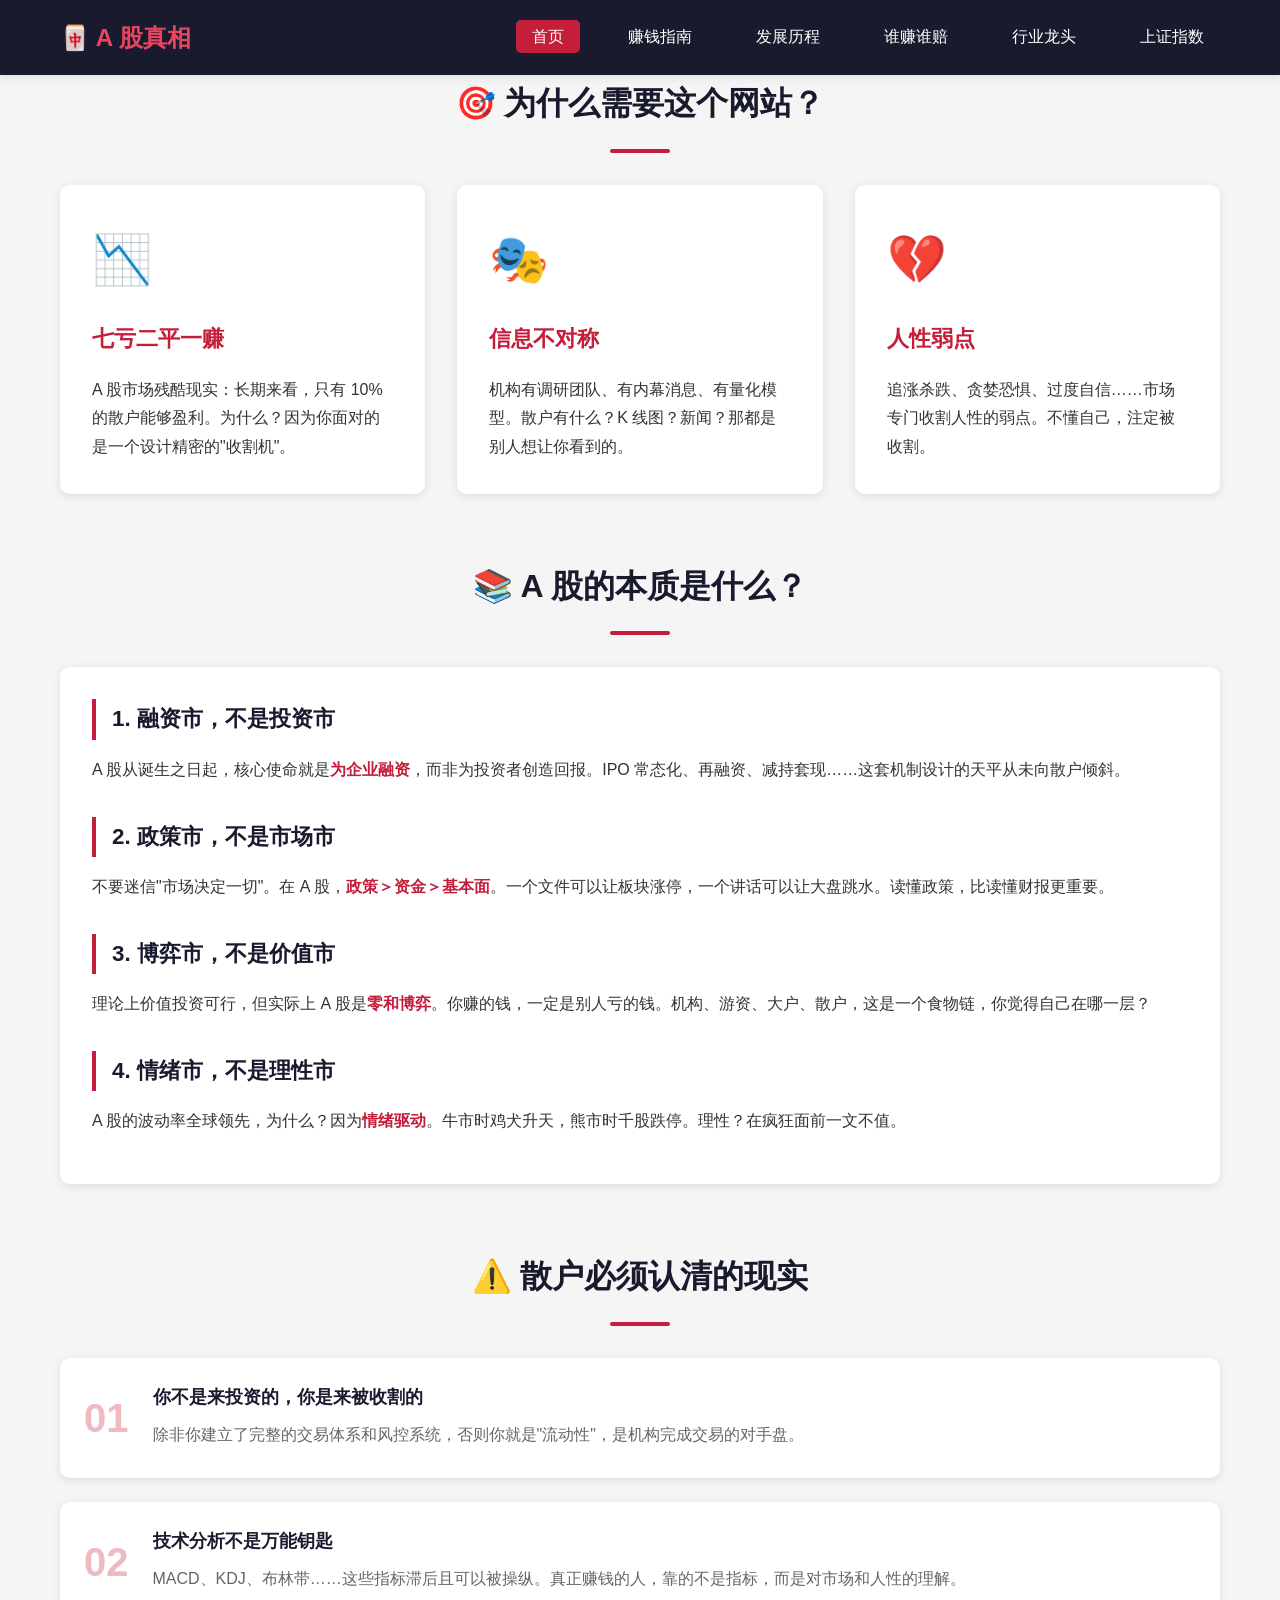
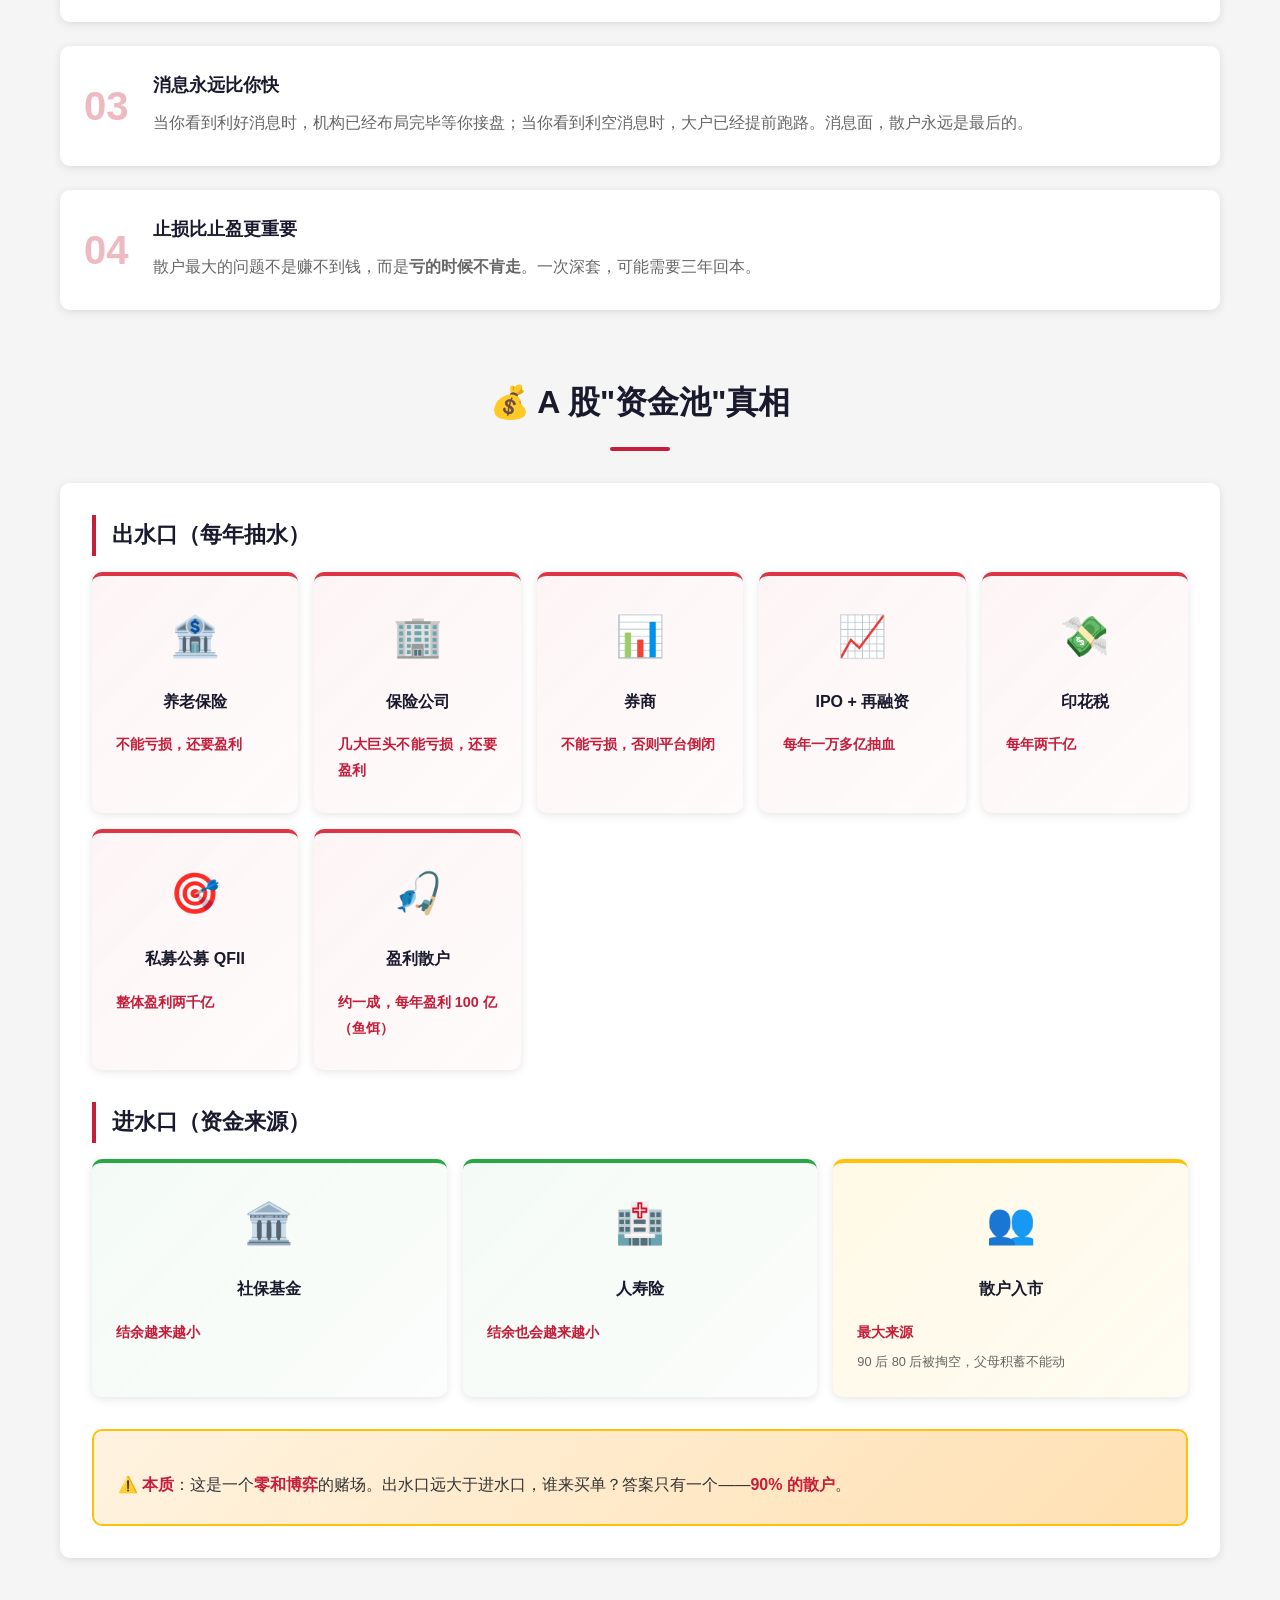
<file: index.html>
<!DOCTYPE html>
<html lang="zh-CN">
<head>
    <meta charset="UTF-8">
    <meta name="viewport" content="width=device-width, initial-scale=1.0">
    <title>A 股真相</title>
    <link rel="stylesheet" href="css/style.css">
</head>
<body>
    <nav class="navbar">
        <div class="container">
            <div class="logo">🀄 A 股真相</div>
            <ul class="nav-links">
                <li><a href="index.html" class="active">首页</a></li>
                <li><a href="profit-guide.html">赚钱指南</a></li>
                <li><a href="history.html">发展历程</a></li>
                <li><a href="who-profits.html">谁赚谁赔</a></li>
                <li><a href="leaders.html">行业龙头</a></li>
                <li><a href="shanghai-index.html">上证指数</a></li>
            </ul>
        </div>
    </nav>

    <main class="container">
        <section class="intro">
            <h2>🎯 为什么需要这个网站？</h2>
            <div class="grid-3">
                <div class="card">
                    <div class="card-icon">📉</div>
                    <h3>七亏二平一赚</h3>
                    <p>A 股市场残酷现实：长期来看，只有 10% 的散户能够盈利。为什么？因为你面对的是一个设计精密的"收割机"。</p>
                </div>
                <div class="card">
                    <div class="card-icon">🎭</div>
                    <h3>信息不对称</h3>
                    <p>机构有调研团队、有内幕消息、有量化模型。散户有什么？K 线图？新闻？那都是别人想让你看到的。</p>
                </div>
                <div class="card">
                    <div class="card-icon">💔</div>
                    <h3>人性弱点</h3>
                    <p>追涨杀跌、贪婪恐惧、过度自信……市场专门收割人性的弱点。不懂自己，注定被收割。</p>
                </div>
            </div>
        </section>

        <section class="essence">
            <h2>📚 A 股的本质是什么？</h2>
            <div class="content-box">
                <h3>1. 融资市，不是投资市</h3>
                <p>A 股从诞生之日起，核心使命就是<strong>为企业融资</strong>，而非为投资者创造回报。IPO 常态化、再融资、减持套现……这套机制设计的天平从未向散户倾斜。</p>
                
                <h3>2. 政策市，不是市场市</h3>
                <p>不要迷信"市场决定一切"。在 A 股，<strong>政策＞资金＞基本面</strong>。一个文件可以让板块涨停，一个讲话可以让大盘跳水。读懂政策，比读懂财报更重要。</p>
                
                <h3>3. 博弈市，不是价值市</h3>
                <p>理论上价值投资可行，但实际上 A 股是<strong>零和博弈</strong>。你赚的钱，一定是别人亏的钱。机构、游资、大户、散户，这是一个食物链，你觉得自己在哪一层？</p>
                
                <h3>4. 情绪市，不是理性市</h3>
                <p>A 股的波动率全球领先，为什么？因为<strong>情绪驱动</strong>。牛市时鸡犬升天，熊市时千股跌停。理性？在疯狂面前一文不值。</p>
            </div>
        </section>

        <section class="reality">
            <h2>⚠️ 散户必须认清的现实</h2>
            <div class="reality-list">
                <div class="reality-item">
                    <span class="number">01</span>
                    <div class="text">
                        <h4>你不是来投资的，你是来被收割的</h4>
                        <p>除非你建立了完整的交易体系和风控系统，否则你就是"流动性"，是机构完成交易的对手盘。</p>
                    </div>
                </div>
                <div class="reality-item">
                    <span class="number">02</span>
                    <div class="text">
                        <h4>技术分析不是万能钥匙</h4>
                        <p>MACD、KDJ、布林带……这些指标滞后且可以被操纵。真正赚钱的人，靠的不是指标，而是对市场和人性的理解。</p>
                    </div>
                </div>
                <div class="reality-item">
                    <span class="number">03</span>
                    <div class="text">
                        <h4>消息永远比你快</h4>
                        <p>当你看到利好消息时，机构已经布局完毕等你接盘；当你看到利空消息时，大户已经提前跑路。消息面，散户永远是最后的。</p>
                    </div>
                </div>
                <div class="reality-item">
                    <span class="number">04</span>
                    <div class="text">
                        <h4>止损比止盈更重要</h4>
                        <p>散户最大的问题不是赚不到钱，而是<strong>亏的时候不肯走</strong>。一次深套，可能需要三年回本。</p>
                    </div>
                </div>
            </div>
        </section>

        <section class="money-pool">
            <h2>💰 A 股"资金池"真相</h2>
            <div class="content-box">
                <h3>出水口（每年抽水）</h3>
                <div class="pool-grid">
                    <div class="pool-card out">
                        <div class="pool-icon">🏦</div>
                        <h4>养老保险</h4>
                        <p class="amount">不能亏损，还要盈利</p>
                    </div>
                    <div class="pool-card out">
                        <div class="pool-icon">🏢</div>
                        <h4>保险公司</h4>
                        <p class="amount">几大巨头不能亏损，还要盈利</p>
                    </div>
                    <div class="pool-card out">
                        <div class="pool-icon">📊</div>
                        <h4>券商</h4>
                        <p class="amount">不能亏损，否则平台倒闭</p>
                    </div>
                    <div class="pool-card out">
                        <div class="pool-icon">📈</div>
                        <h4>IPO + 再融资</h4>
                        <p class="amount">每年一万多亿抽血</p>
                    </div>
                    <div class="pool-card out">
                        <div class="pool-icon">💸</div>
                        <h4>印花税</h4>
                        <p class="amount">每年两千亿</p>
                    </div>
                    <div class="pool-card out">
                        <div class="pool-icon">🎯</div>
                        <h4>私募公募 QFII</h4>
                        <p class="amount">整体盈利两千亿</p>
                    </div>
                    <div class="pool-card out">
                        <div class="pool-icon">🎣</div>
                        <h4>盈利散户</h4>
                        <p class="amount">约一成，每年盈利 100 亿（鱼饵）</p>
                    </div>
                </div>

                <h3>进水口（资金来源）</h3>
                <div class="pool-grid">
                    <div class="pool-card in">
                        <div class="pool-icon">🏛️</div>
                        <h4>社保基金</h4>
                        <p class="amount">结余越来越小</p>
                    </div>
                    <div class="pool-card in">
                        <div class="pool-icon">🏥</div>
                        <h4>人寿险</h4>
                        <p class="amount">结余也会越来越小</p>
                    </div>
                    <div class="pool-card in highlight">
                        <div class="pool-icon">👥</div>
                        <h4>散户入市</h4>
                        <p class="amount">最大来源</p>
                        <p class="note">90 后 80 后被掏空，父母积蓄不能动</p>
                    </div>
                </div>

                <div class="warning-box">
                    <p>⚠️ <strong>本质</strong>：这是一个<strong>零和博弈</strong>的赌场。出水口远大于进水口，谁来买单？答案只有一个——<strong>90% 的散户</strong>。</p>
                </div>
            </div>
        </section>
    </main>

    <script src="js/main.js"></script>
</body>
</html>
</file>
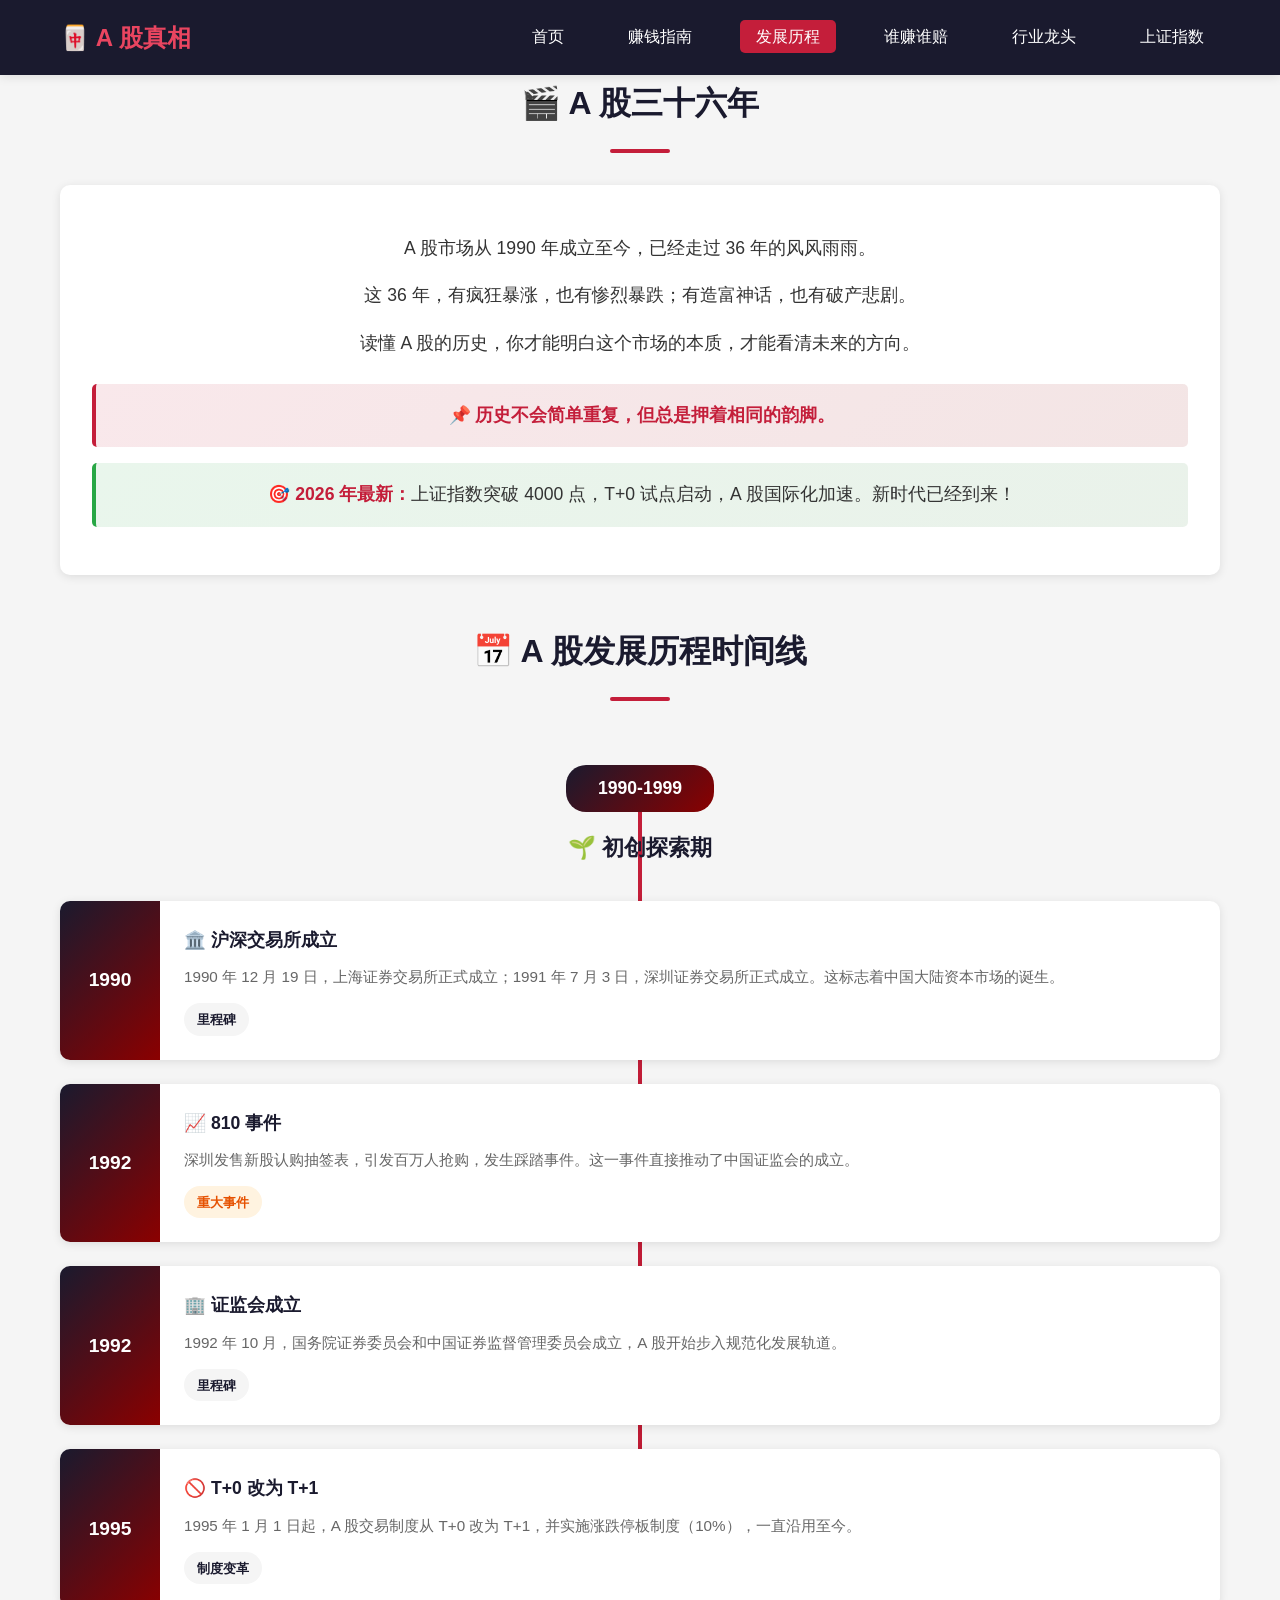
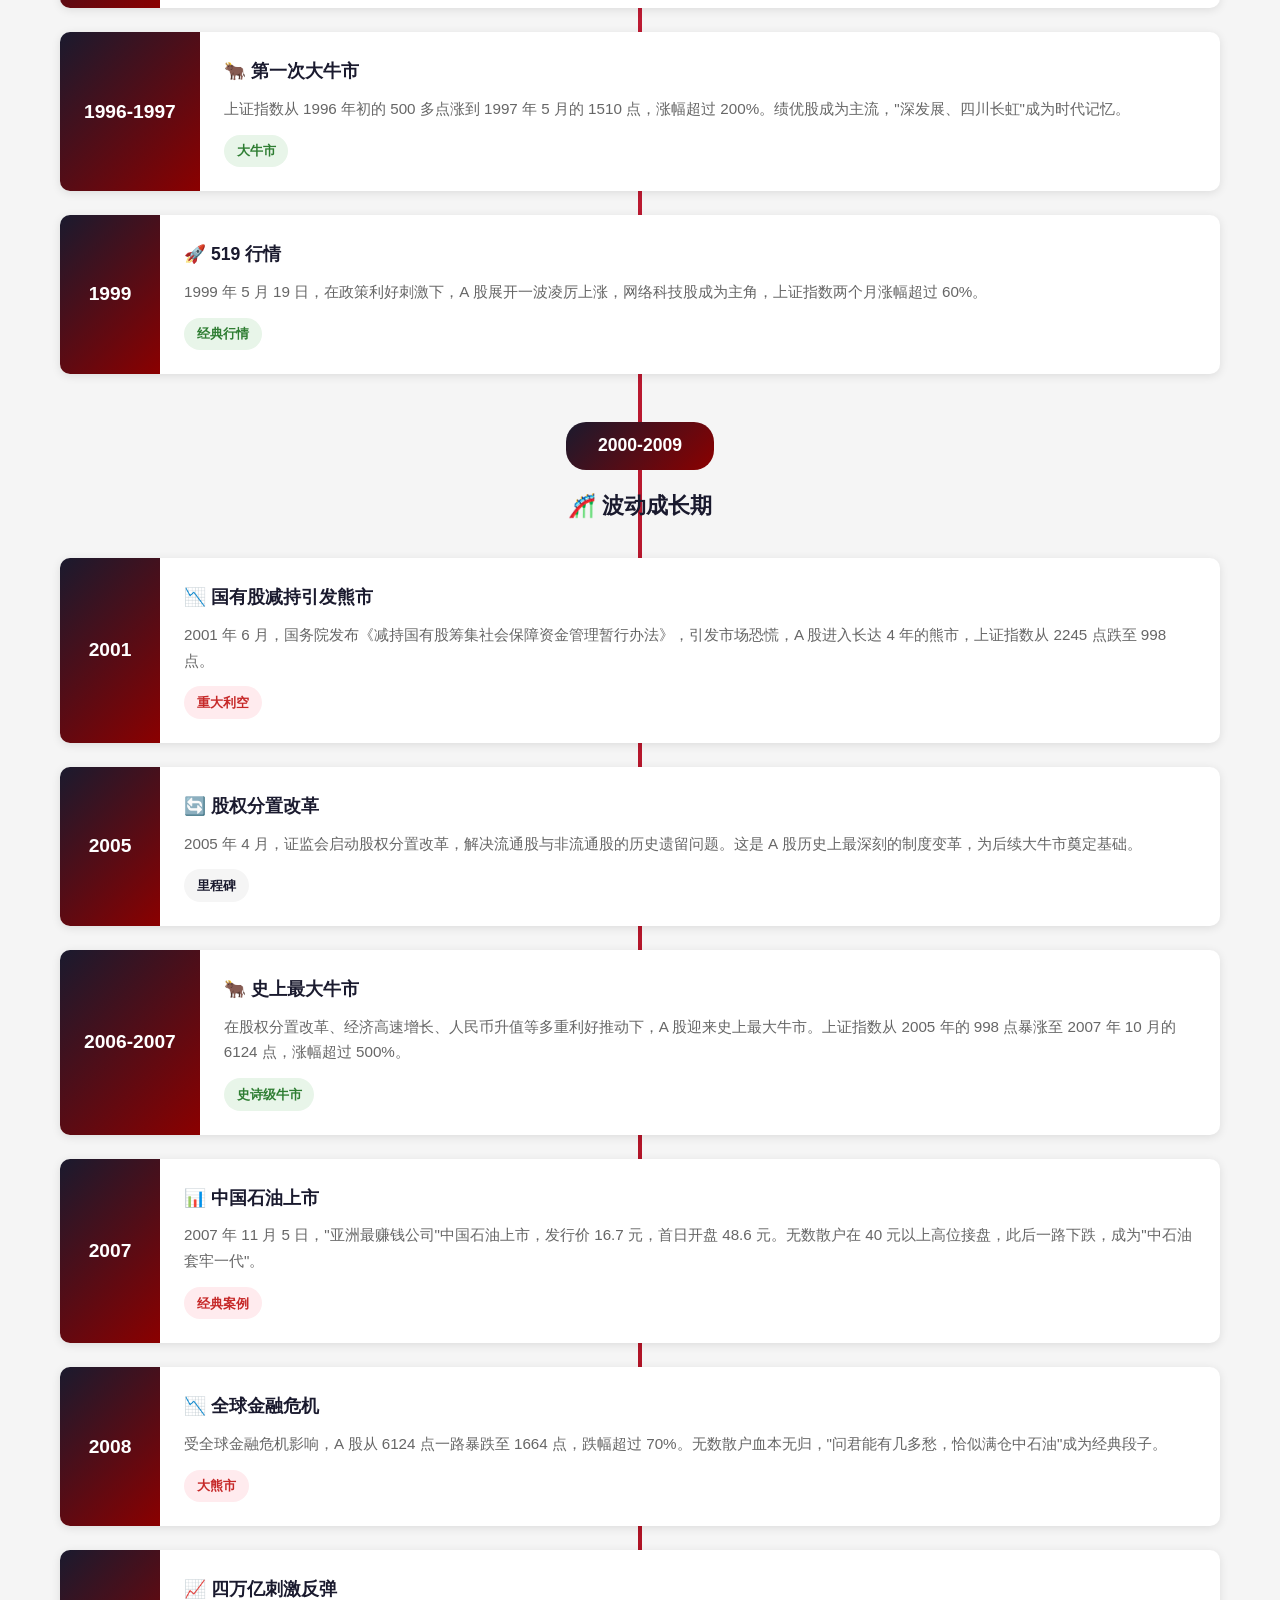
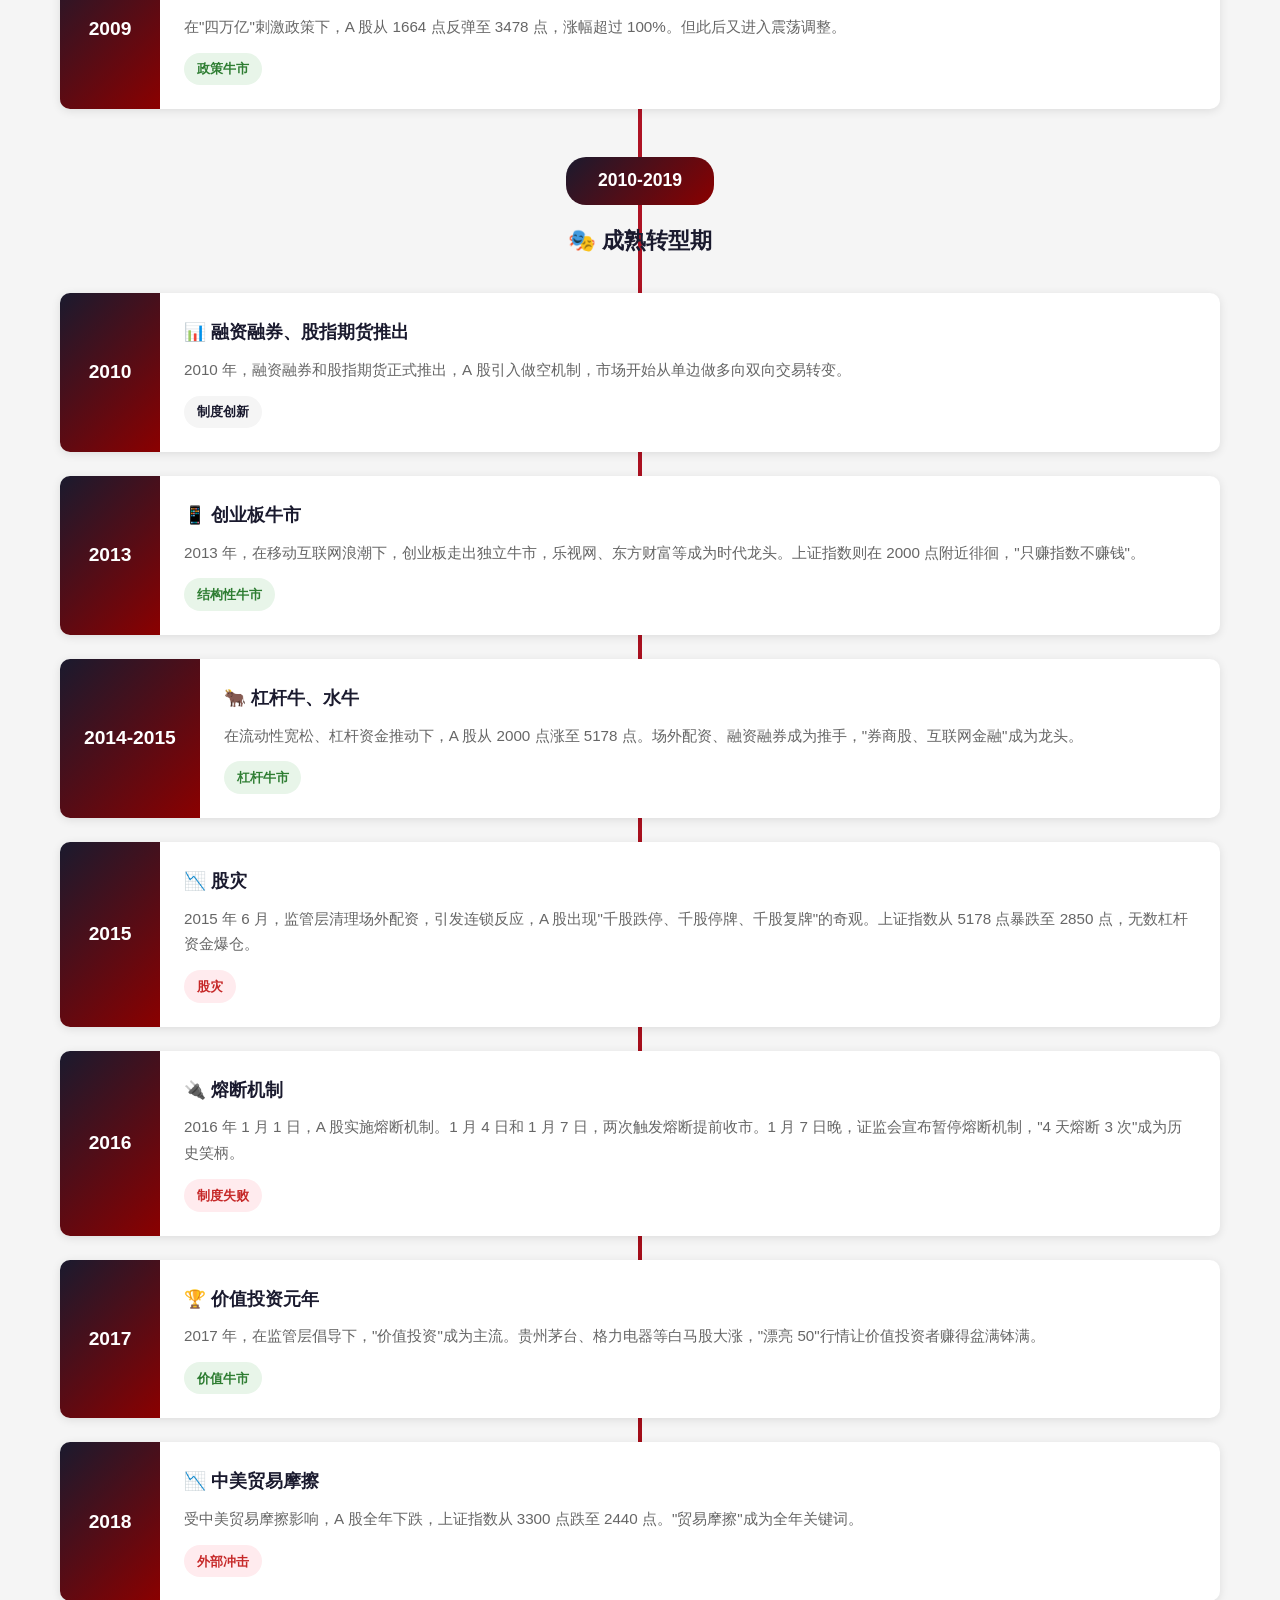
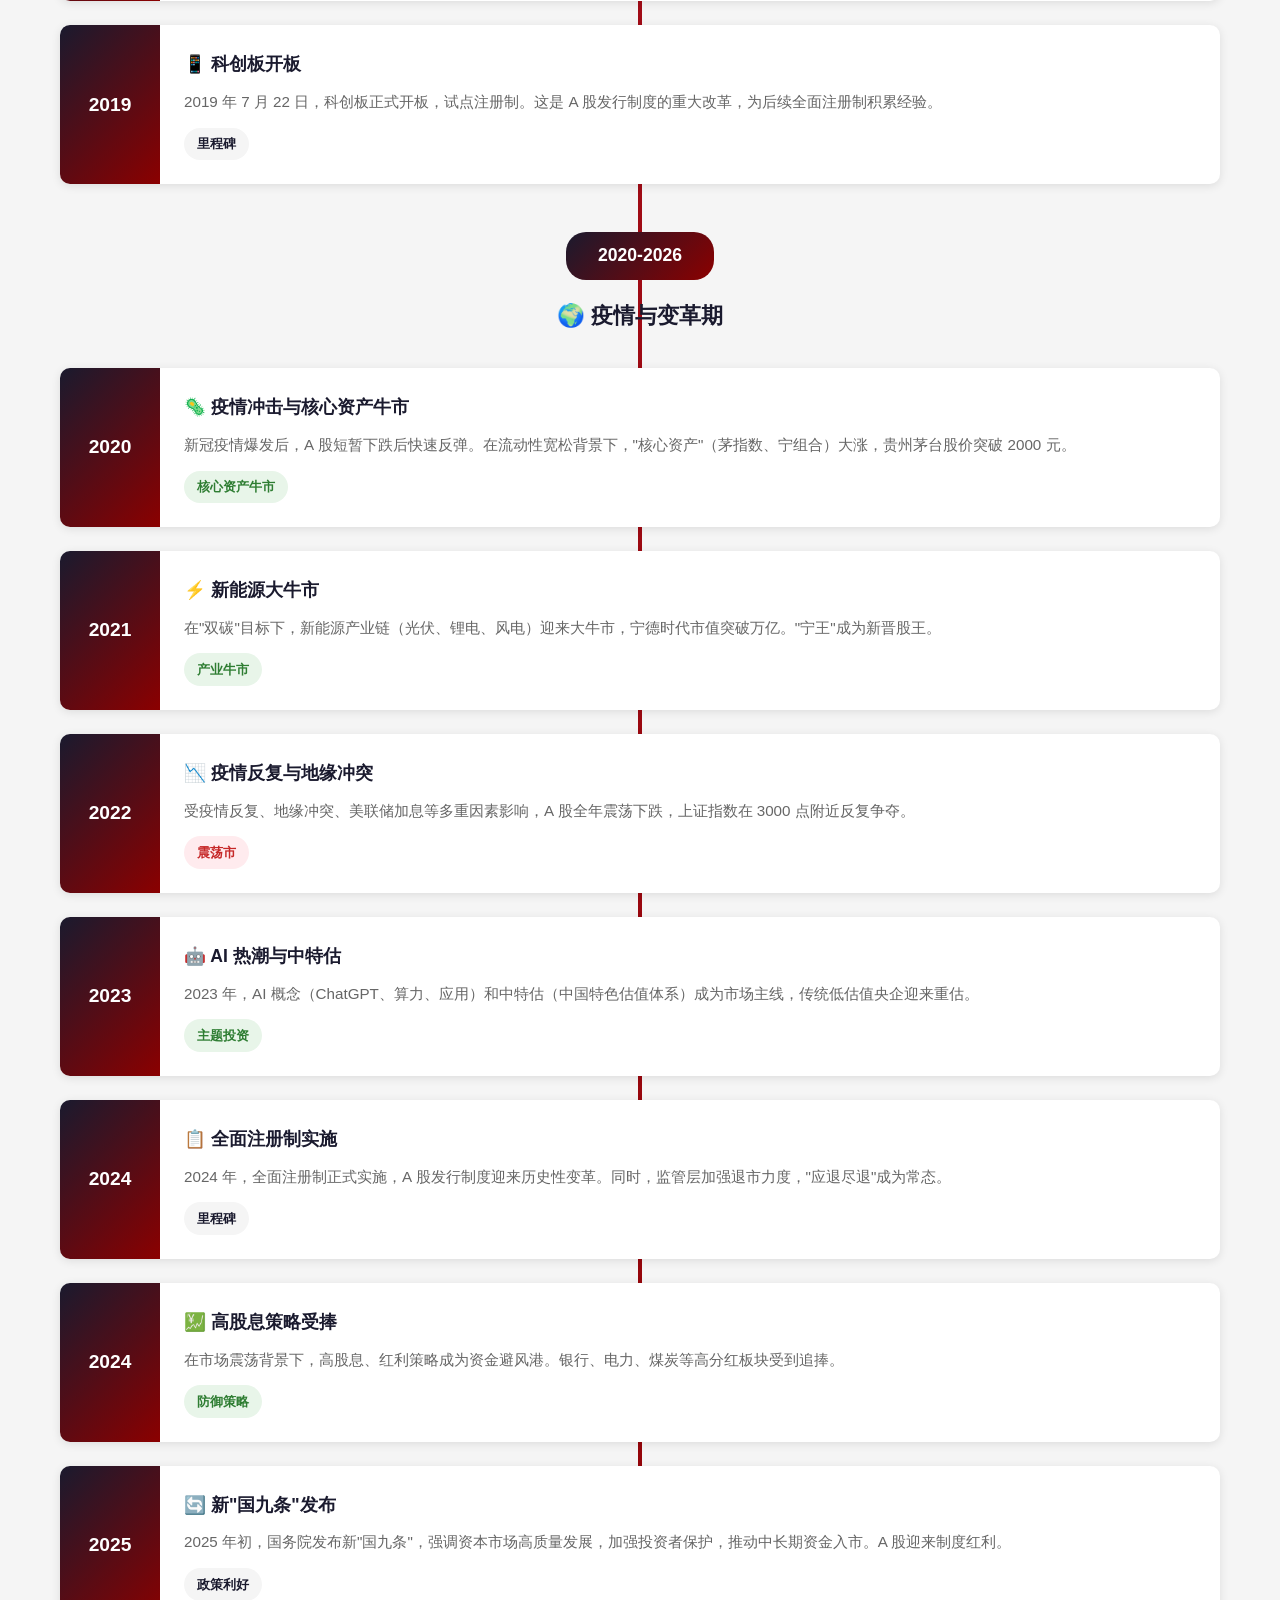
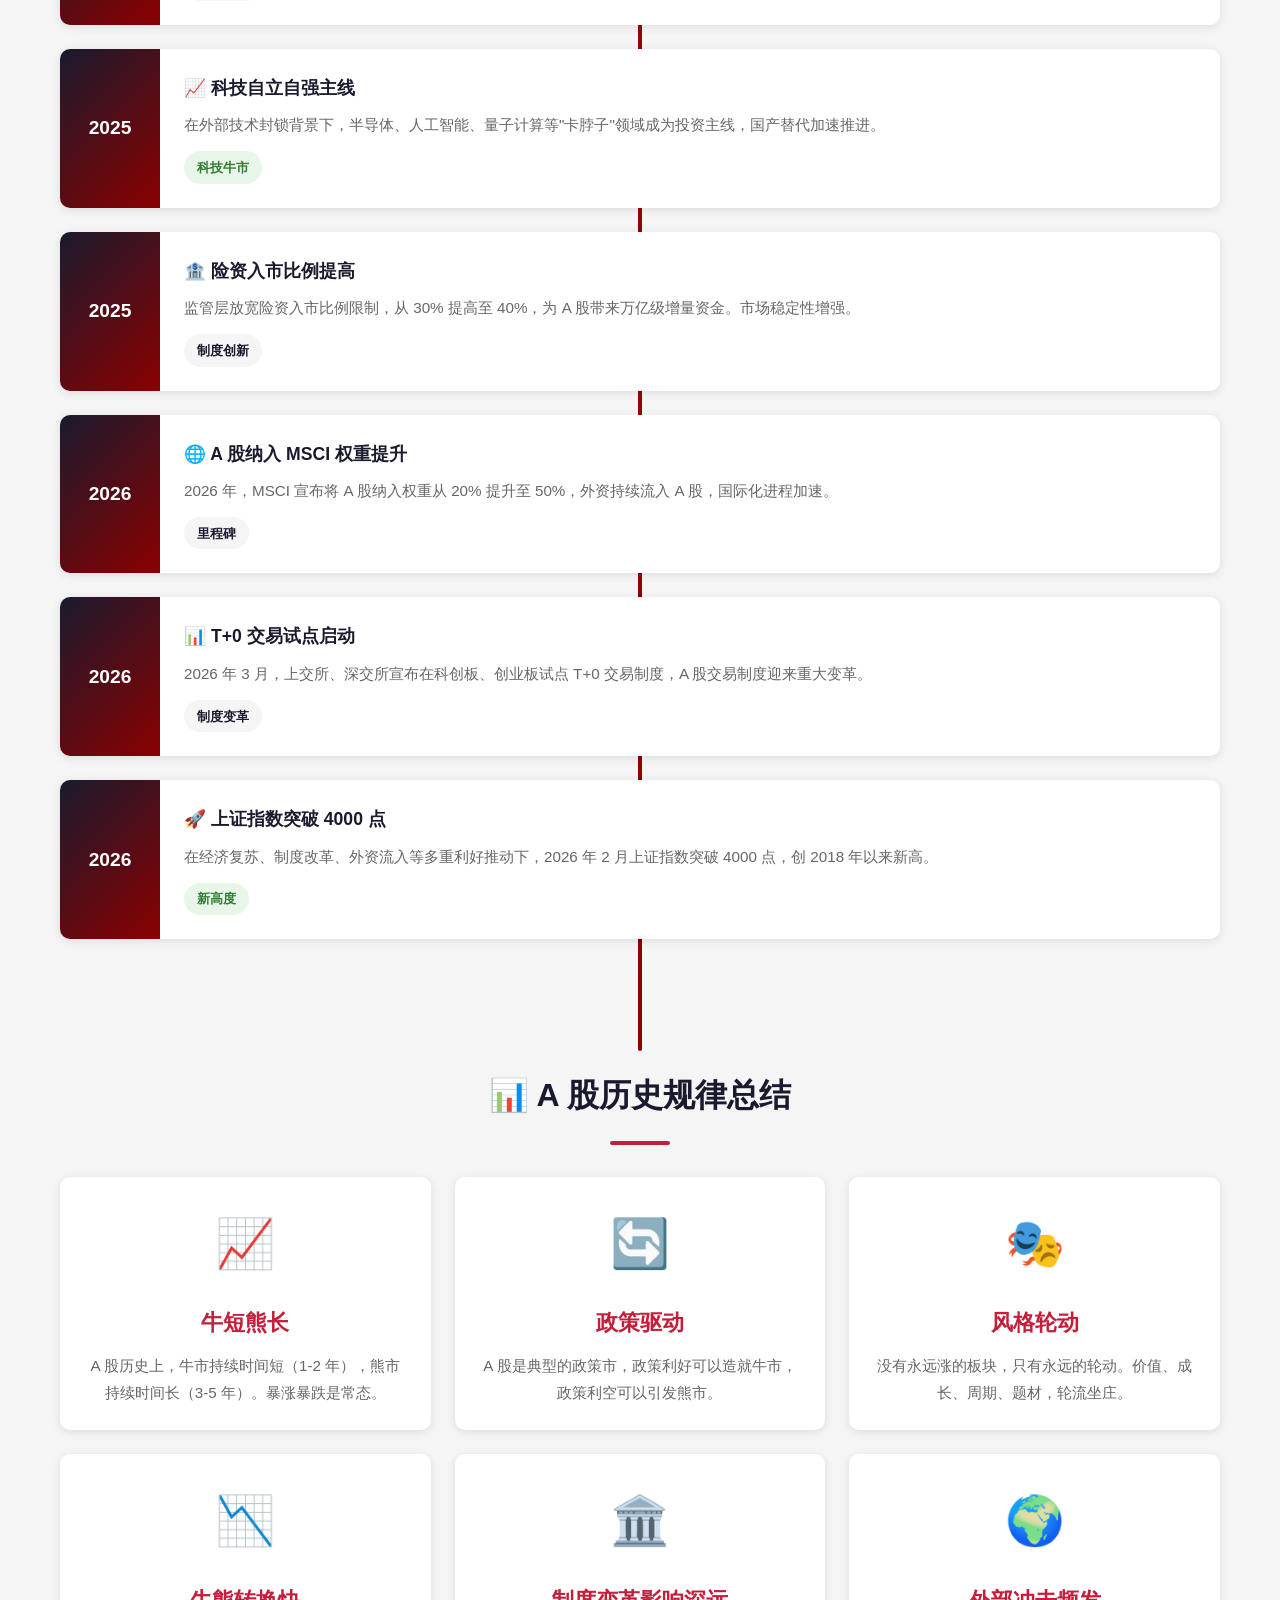
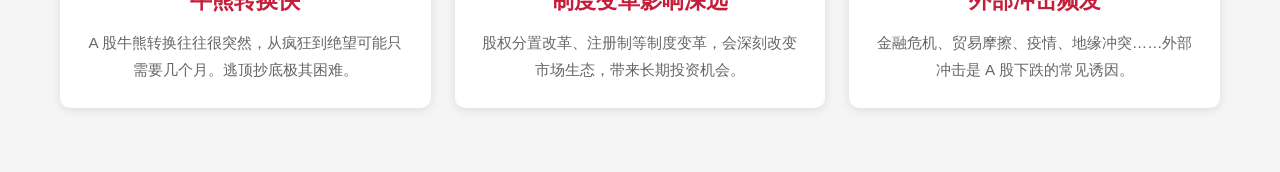
<file: history.html>
<!DOCTYPE html>
<html lang="zh-CN">
<head>
    <meta charset="UTF-8">
    <meta name="viewport" content="width=device-width, initial-scale=1.0">
    <title>A 股发展历程 - A 股真相</title>
    <link rel="stylesheet" href="css/style.css">
</head>
<body>
    <nav class="navbar">
        <div class="container">
            <div class="logo">🀄 A 股真相</div>
            <ul class="nav-links">
                <li><a href="index.html">首页</a></li>
                <li><a href="profit-guide.html">赚钱指南</a></li>
                <li><a href="history.html" class="active">发展历程</a></li>
                <li><a href="who-profits.html">谁赚谁赔</a></li>
                <li><a href="leaders.html">行业龙头</a></li>
                <li><a href="shanghai-index.html">上证指数</a></li>
            </ul>
        </div>
    </nav>

    <main class="container">
        <section class="history-intro">
            <h2>🎬 A 股三十六年</h2>
            <div class="intro-box">
                <p>A 股市场从 1990 年成立至今，已经走过 36 年的风风雨雨。</p>
                <p>这 36 年，有疯狂暴涨，也有惨烈暴跌；有造富神话，也有破产悲剧。</p>
                <p>读懂 A 股的历史，你才能明白这个市场的本质，才能看清未来的方向。</p>
                <p class="highlight">📌 <strong>历史不会简单重复，但总是押着相同的韵脚。</strong></p>
                <p class="highlight" style="margin-top: 1rem; background: linear-gradient(135deg, rgba(40, 167, 69, 0.1), rgba(46, 125, 50, 0.1)); border-left-color: var(--success-color);">🎯 <strong>2026 年最新：</strong>上证指数突破 4000 点，T+0 试点启动，A 股国际化加速。新时代已经到来！</p>
            </div>
        </section>

        <section class="timeline-section">
            <h2>📅 A 股发展历程时间线</h2>
            <div class="timeline">
                <!-- 1990 年代 -->
                <div class="timeline-decade">
                    <div class="decade-header">
                        <span class="decade-year">1990-1999</span>
                        <h3>🌱 初创探索期</h3>
                    </div>
                    <div class="decade-events">
                        <div class="event-card">
                            <div class="event-year">1990</div>
                            <div class="event-content">
                                <h4>🏛️ 沪深交易所成立</h4>
                                <p>1990 年 12 月 19 日，上海证券交易所正式成立；1991 年 7 月 3 日，深圳证券交易所正式成立。这标志着中国大陆资本市场的诞生。</p>
                                <span class="event-tag">里程碑</span>
                            </div>
                        </div>
                        <div class="event-card">
                            <div class="event-year">1992</div>
                            <div class="event-content">
                                <h4>📈 810 事件</h4>
                                <p>深圳发售新股认购抽签表，引发百万人抢购，发生踩踏事件。这一事件直接推动了中国证监会的成立。</p>
                                <span class="event-tag warning">重大事件</span>
                            </div>
                        </div>
                        <div class="event-card">
                            <div class="event-year">1992</div>
                            <div class="event-content">
                                <h4>🏢 证监会成立</h4>
                                <p>1992 年 10 月，国务院证券委员会和中国证券监督管理委员会成立，A 股开始步入规范化发展轨道。</p>
                                <span class="event-tag">里程碑</span>
                            </div>
                        </div>
                        <div class="event-card">
                            <div class="event-year">1995</div>
                            <div class="event-content">
                                <h4>🚫 T+0 改为 T+1</h4>
                                <p>1995 年 1 月 1 日起，A 股交易制度从 T+0 改为 T+1，并实施涨跌停板制度（10%），一直沿用至今。</p>
                                <span class="event-tag">制度变革</span>
                            </div>
                        </div>
                        <div class="event-card">
                            <div class="event-year">1996-1997</div>
                            <div class="event-content">
                                <h4>🐂 第一次大牛市</h4>
                                <p>上证指数从 1996 年初的 500 多点涨到 1997 年 5 月的 1510 点，涨幅超过 200%。绩优股成为主流，"深发展、四川长虹"成为时代记忆。</p>
                                <span class="event-tag success">大牛市</span>
                            </div>
                        </div>
                        <div class="event-card">
                            <div class="event-year">1999</div>
                            <div class="event-content">
                                <h4>🚀 519 行情</h4>
                                <p>1999 年 5 月 19 日，在政策利好刺激下，A 股展开一波凌厉上涨，网络科技股成为主角，上证指数两个月涨幅超过 60%。</p>
                                <span class="event-tag success">经典行情</span>
                            </div>
                        </div>
                    </div>
                </div>

                <!-- 2000 年代 -->
                <div class="timeline-decade">
                    <div class="decade-header">
                        <span class="decade-year">2000-2009</span>
                        <h3>🎢 波动成长期</h3>
                    </div>
                    <div class="decade-events">
                        <div class="event-card">
                            <div class="event-year">2001</div>
                            <div class="event-content">
                                <h4>📉 国有股减持引发熊市</h4>
                                <p>2001 年 6 月，国务院发布《减持国有股筹集社会保障资金管理暂行办法》，引发市场恐慌，A 股进入长达 4 年的熊市，上证指数从 2245 点跌至 998 点。</p>
                                <span class="event-tag danger">重大利空</span>
                            </div>
                        </div>
                        <div class="event-card">
                            <div class="event-year">2005</div>
                            <div class="event-content">
                                <h4>🔄 股权分置改革</h4>
                                <p>2005 年 4 月，证监会启动股权分置改革，解决流通股与非流通股的历史遗留问题。这是 A 股历史上最深刻的制度变革，为后续大牛市奠定基础。</p>
                                <span class="event-tag">里程碑</span>
                            </div>
                        </div>
                        <div class="event-card">
                            <div class="event-year">2006-2007</div>
                            <div class="event-content">
                                <h4>🐂 史上最大牛市</h4>
                                <p>在股权分置改革、经济高速增长、人民币升值等多重利好推动下，A 股迎来史上最大牛市。上证指数从 2005 年的 998 点暴涨至 2007 年 10 月的 6124 点，涨幅超过 500%。</p>
                                <span class="event-tag success">史诗级牛市</span>
                            </div>
                        </div>
                        <div class="event-card">
                            <div class="event-year">2007</div>
                            <div class="event-content">
                                <h4>📊 中国石油上市</h4>
                                <p>2007 年 11 月 5 日，"亚洲最赚钱公司"中国石油上市，发行价 16.7 元，首日开盘 48.6 元。无数散户在 40 元以上高位接盘，此后一路下跌，成为"中石油套牢一代"。</p>
                                <span class="event-tag danger">经典案例</span>
                            </div>
                        </div>
                        <div class="event-card">
                            <div class="event-year">2008</div>
                            <div class="event-content">
                                <h4>📉 全球金融危机</h4>
                                <p>受全球金融危机影响，A 股从 6124 点一路暴跌至 1664 点，跌幅超过 70%。无数散户血本无归，"问君能有几多愁，恰似满仓中石油"成为经典段子。</p>
                                <span class="event-tag danger">大熊市</span>
                            </div>
                        </div>
                        <div class="event-card">
                            <div class="event-year">2009</div>
                            <div class="event-content">
                                <h4>📈 四万亿刺激反弹</h4>
                                <p>在"四万亿"刺激政策下，A 股从 1664 点反弹至 3478 点，涨幅超过 100%。但此后又进入震荡调整。</p>
                                <span class="event-tag success">政策牛市</span>
                            </div>
                        </div>
                    </div>
                </div>

                <!-- 2010 年代 -->
                <div class="timeline-decade">
                    <div class="decade-header">
                        <span class="decade-year">2010-2019</span>
                        <h3>🎭 成熟转型期</h3>
                    </div>
                    <div class="decade-events">
                        <div class="event-card">
                            <div class="event-year">2010</div>
                            <div class="event-content">
                                <h4>📊 融资融券、股指期货推出</h4>
                                <p>2010 年，融资融券和股指期货正式推出，A 股引入做空机制，市场开始从单边做多向双向交易转变。</p>
                                <span class="event-tag">制度创新</span>
                            </div>
                        </div>
                        <div class="event-card">
                            <div class="event-year">2013</div>
                            <div class="event-content">
                                <h4>📱 创业板牛市</h4>
                                <p>2013 年，在移动互联网浪潮下，创业板走出独立牛市，乐视网、东方财富等成为时代龙头。上证指数则在 2000 点附近徘徊，"只赚指数不赚钱"。</p>
                                <span class="event-tag success">结构性牛市</span>
                            </div>
                        </div>
                        <div class="event-card">
                            <div class="event-year">2014-2015</div>
                            <div class="event-content">
                                <h4>🐂 杠杆牛、水牛</h4>
                                <p>在流动性宽松、杠杆资金推动下，A 股从 2000 点涨至 5178 点。场外配资、融资融券成为推手，"券商股、互联网金融"成为龙头。</p>
                                <span class="event-tag success">杠杆牛市</span>
                            </div>
                        </div>
                        <div class="event-card">
                            <div class="event-year">2015</div>
                            <div class="event-content">
                                <h4>📉 股灾</h4>
                                <p>2015 年 6 月，监管层清理场外配资，引发连锁反应，A 股出现"千股跌停、千股停牌、千股复牌"的奇观。上证指数从 5178 点暴跌至 2850 点，无数杠杆资金爆仓。</p>
                                <span class="event-tag danger">股灾</span>
                            </div>
                        </div>
                        <div class="event-card">
                            <div class="event-year">2016</div>
                            <div class="event-content">
                                <h4>🔌 熔断机制</h4>
                                <p>2016 年 1 月 1 日，A 股实施熔断机制。1 月 4 日和 1 月 7 日，两次触发熔断提前收市。1 月 7 日晚，证监会宣布暂停熔断机制，"4 天熔断 3 次"成为历史笑柄。</p>
                                <span class="event-tag danger">制度失败</span>
                            </div>
                        </div>
                        <div class="event-card">
                            <div class="event-year">2017</div>
                            <div class="event-content">
                                <h4>🏆 价值投资元年</h4>
                                <p>2017 年，在监管层倡导下，"价值投资"成为主流。贵州茅台、格力电器等白马股大涨，"漂亮 50"行情让价值投资者赚得盆满钵满。</p>
                                <span class="event-tag success">价值牛市</span>
                            </div>
                        </div>
                        <div class="event-card">
                            <div class="event-year">2018</div>
                            <div class="event-content">
                                <h4>📉 中美贸易摩擦</h4>
                                <p>受中美贸易摩擦影响，A 股全年下跌，上证指数从 3300 点跌至 2440 点。"贸易摩擦"成为全年关键词。</p>
                                <span class="event-tag danger">外部冲击</span>
                            </div>
                        </div>
                        <div class="event-card">
                            <div class="event-year">2019</div>
                            <div class="event-content">
                                <h4>📱 科创板开板</h4>
                                <p>2019 年 7 月 22 日，科创板正式开板，试点注册制。这是 A 股发行制度的重大改革，为后续全面注册制积累经验。</p>
                                <span class="event-tag">里程碑</span>
                            </div>
                        </div>
                    </div>
                </div>

                <!-- 2020 年代 -->
                <div class="timeline-decade">
                    <div class="decade-header">
                        <span class="decade-year">2020-2026</span>
                        <h3>🌍 疫情与变革期</h3>
                    </div>
                    <div class="decade-events">
                        <div class="event-card">
                            <div class="event-year">2020</div>
                            <div class="event-content">
                                <h4>🦠 疫情冲击与核心资产牛市</h4>
                                <p>新冠疫情爆发后，A 股短暂下跌后快速反弹。在流动性宽松背景下，"核心资产"（茅指数、宁组合）大涨，贵州茅台股价突破 2000 元。</p>
                                <span class="event-tag success">核心资产牛市</span>
                            </div>
                        </div>
                        <div class="event-card">
                            <div class="event-year">2021</div>
                            <div class="event-content">
                                <h4>⚡ 新能源大牛市</h4>
                                <p>在"双碳"目标下，新能源产业链（光伏、锂电、风电）迎来大牛市，宁德时代市值突破万亿。"宁王"成为新晋股王。</p>
                                <span class="event-tag success">产业牛市</span>
                            </div>
                        </div>
                        <div class="event-card">
                            <div class="event-year">2022</div>
                            <div class="event-content">
                                <h4>📉 疫情反复与地缘冲突</h4>
                                <p>受疫情反复、地缘冲突、美联储加息等多重因素影响，A 股全年震荡下跌，上证指数在 3000 点附近反复争夺。</p>
                                <span class="event-tag danger">震荡市</span>
                            </div>
                        </div>
                        <div class="event-card">
                            <div class="event-year">2023</div>
                            <div class="event-content">
                                <h4>🤖 AI 热潮与中特估</h4>
                                <p>2023 年，AI 概念（ChatGPT、算力、应用）和中特估（中国特色估值体系）成为市场主线，传统低估值央企迎来重估。</p>
                                <span class="event-tag success">主题投资</span>
                            </div>
                        </div>
                        <div class="event-card">
                            <div class="event-year">2024</div>
                            <div class="event-content">
                                <h4>📋 全面注册制实施</h4>
                                <p>2024 年，全面注册制正式实施，A 股发行制度迎来历史性变革。同时，监管层加强退市力度，"应退尽退"成为常态。</p>
                                <span class="event-tag">里程碑</span>
                            </div>
                        </div>
                        <div class="event-card">
                            <div class="event-year">2024</div>
                            <div class="event-content">
                                <h4>💹 高股息策略受捧</h4>
                                <p>在市场震荡背景下，高股息、红利策略成为资金避风港。银行、电力、煤炭等高分红板块受到追捧。</p>
                                <span class="event-tag success">防御策略</span>
                            </div>
                        </div>
                        <div class="event-card">
                            <div class="event-year">2025</div>
                            <div class="event-content">
                                <h4>🔄 新"国九条"发布</h4>
                                <p>2025 年初，国务院发布新"国九条"，强调资本市场高质量发展，加强投资者保护，推动中长期资金入市。A 股迎来制度红利。</p>
                                <span class="event-tag">政策利好</span>
                            </div>
                        </div>
                        <div class="event-card">
                            <div class="event-year">2025</div>
                            <div class="event-content">
                                <h4>📈 科技自立自强主线</h4>
                                <p>在外部技术封锁背景下，半导体、人工智能、量子计算等"卡脖子"领域成为投资主线，国产替代加速推进。</p>
                                <span class="event-tag success">科技牛市</span>
                            </div>
                        </div>
                        <div class="event-card">
                            <div class="event-year">2025</div>
                            <div class="event-content">
                                <h4>🏦 险资入市比例提高</h4>
                                <p>监管层放宽险资入市比例限制，从 30% 提高至 40%，为 A 股带来万亿级增量资金。市场稳定性增强。</p>
                                <span class="event-tag">制度创新</span>
                            </div>
                        </div>
                        <div class="event-card">
                            <div class="event-year">2026</div>
                            <div class="event-content">
                                <h4>🌐 A 股纳入 MSCI 权重提升</h4>
                                <p>2026 年，MSCI 宣布将 A 股纳入权重从 20% 提升至 50%，外资持续流入 A 股，国际化进程加速。</p>
                                <span class="event-tag">里程碑</span>
                            </div>
                        </div>
                        <div class="event-card">
                            <div class="event-year">2026</div>
                            <div class="event-content">
                                <h4>📊 T+0 交易试点启动</h4>
                                <p>2026 年 3 月，上交所、深交所宣布在科创板、创业板试点 T+0 交易制度，A 股交易制度迎来重大变革。</p>
                                <span class="event-tag">制度变革</span>
                            </div>
                        </div>
                        <div class="event-card">
                            <div class="event-year">2026</div>
                            <div class="event-content">
                                <h4>🚀 上证指数突破 4000 点</h4>
                                <p>在经济复苏、制度改革、外资流入等多重利好推动下，2026 年 2 月上证指数突破 4000 点，创 2018 年以来新高。</p>
                                <span class="event-tag success">新高度</span>
                            </div>
                        </div>
                    </div>
                </div>
            </div>
        </section>

        <section class="summary-section">
            <h2>📊 A 股历史规律总结</h2>
            <div class="summary-grid">
                <div class="summary-card">
                    <div class="summary-icon">📈</div>
                    <h3>牛短熊长</h3>
                    <p>A 股历史上，牛市持续时间短（1-2 年），熊市持续时间长（3-5 年）。暴涨暴跌是常态。</p>
                </div>
                <div class="summary-card">
                    <div class="summary-icon">🔄</div>
                    <h3>政策驱动</h3>
                    <p>A 股是典型的政策市，政策利好可以造就牛市，政策利空可以引发熊市。</p>
                </div>
                <div class="summary-card">
                    <div class="summary-icon">🎭</div>
                    <h3>风格轮动</h3>
                    <p>没有永远涨的板块，只有永远的轮动。价值、成长、周期、题材，轮流坐庄。</p>
                </div>
                <div class="summary-card">
                    <div class="summary-icon">📉</div>
                    <h3>牛熊转换快</h3>
                    <p>A 股牛熊转换往往很突然，从疯狂到绝望可能只需要几个月。逃顶抄底极其困难。</p>
                </div>
                <div class="summary-card">
                    <div class="summary-icon">🏛️</div>
                    <h3>制度变革影响深远</h3>
                    <p>股权分置改革、注册制等制度变革，会深刻改变市场生态，带来长期投资机会。</p>
                </div>
                <div class="summary-card">
                    <div class="summary-icon">🌍</div>
                    <h3>外部冲击频发</h3>
                    <p>金融危机、贸易摩擦、疫情、地缘冲突……外部冲击是 A 股下跌的常见诱因。</p>
                </div>
            </div>
        </section>
    </main>

    <script src="js/main.js"></script>
</body>
</html>
</file>
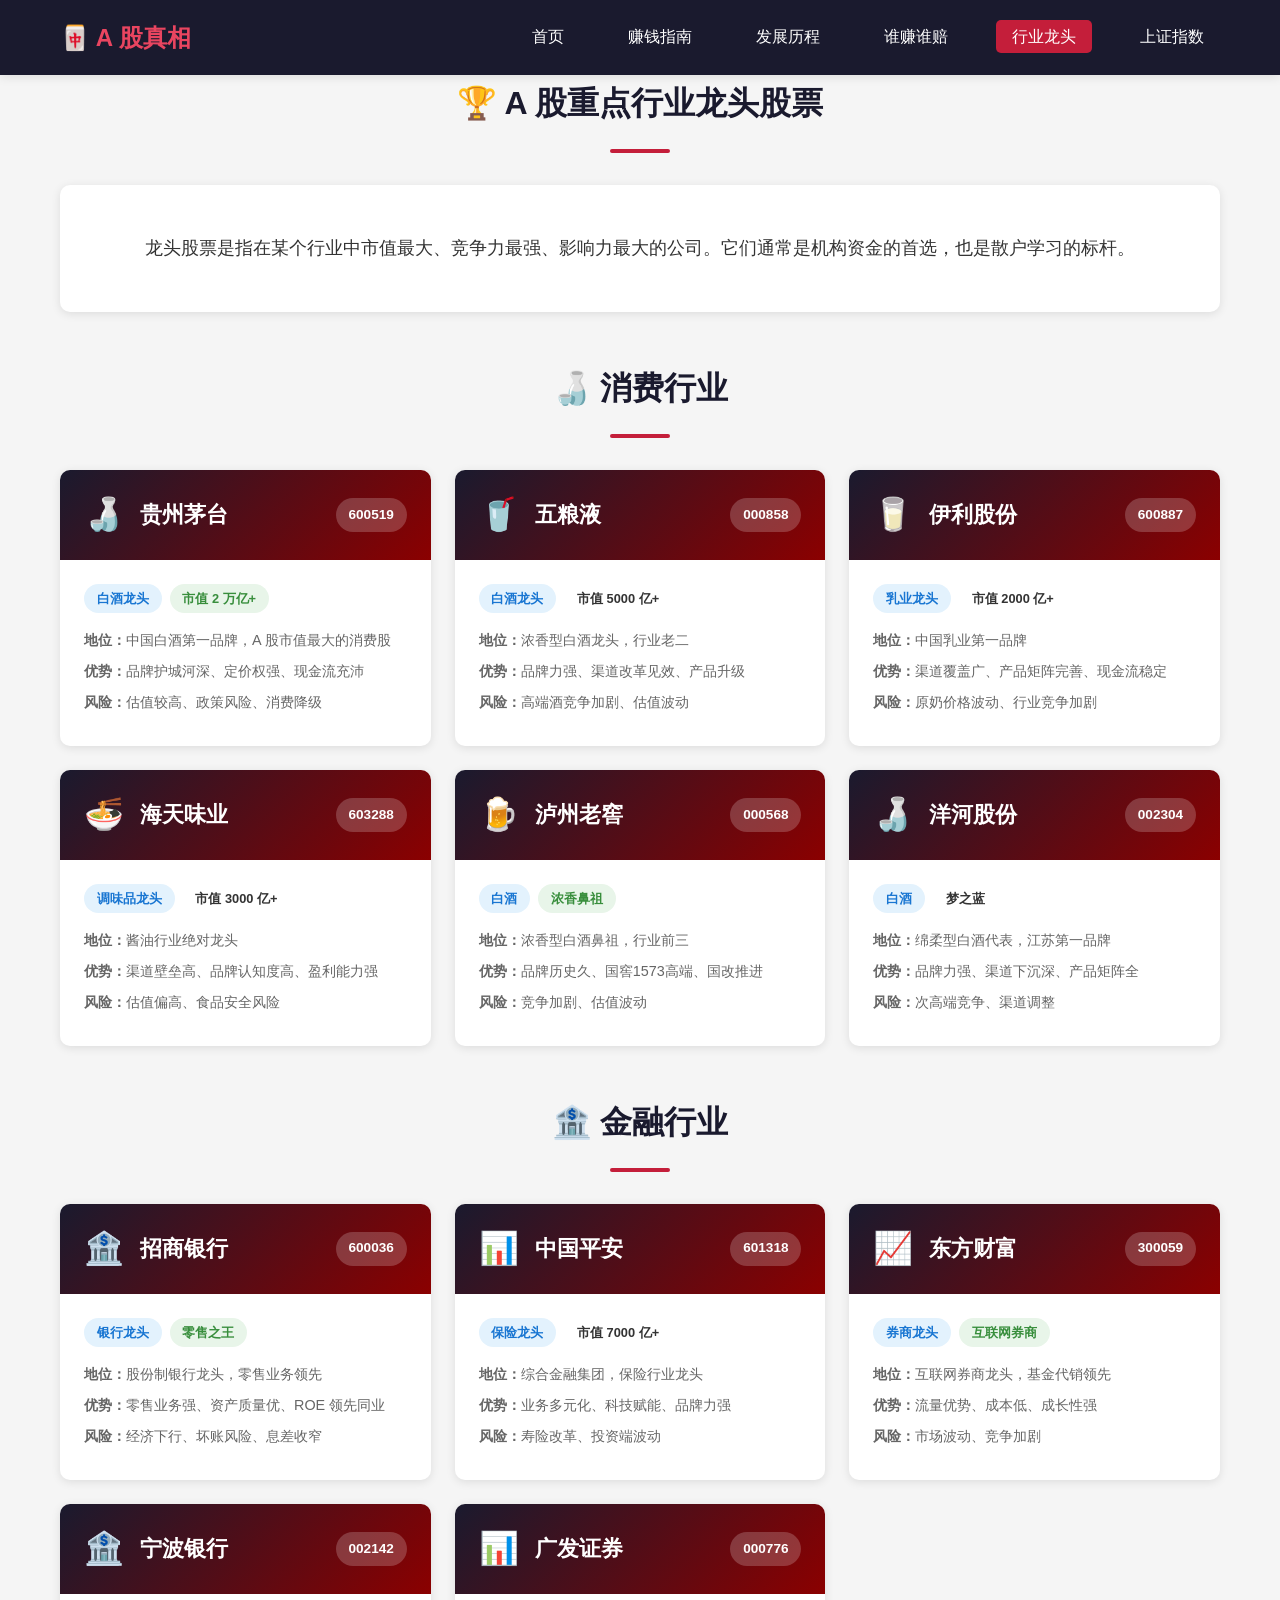
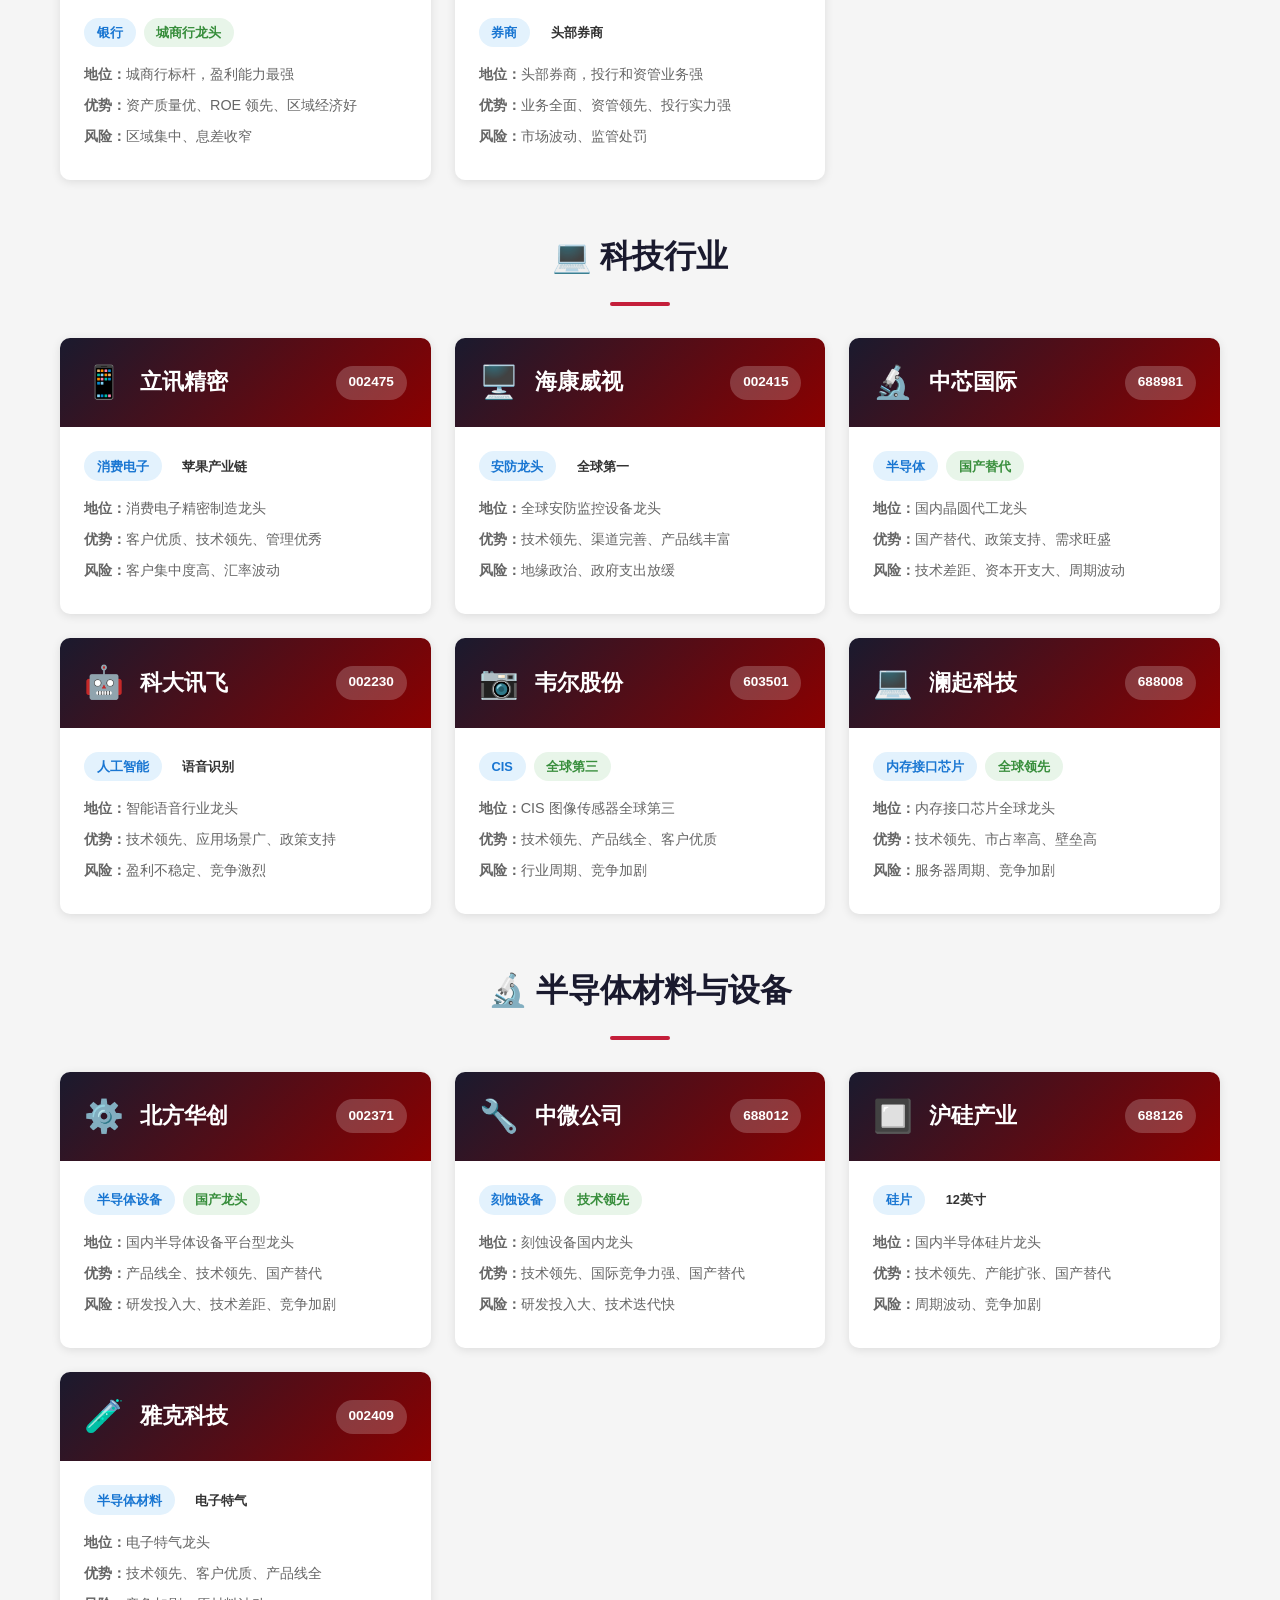
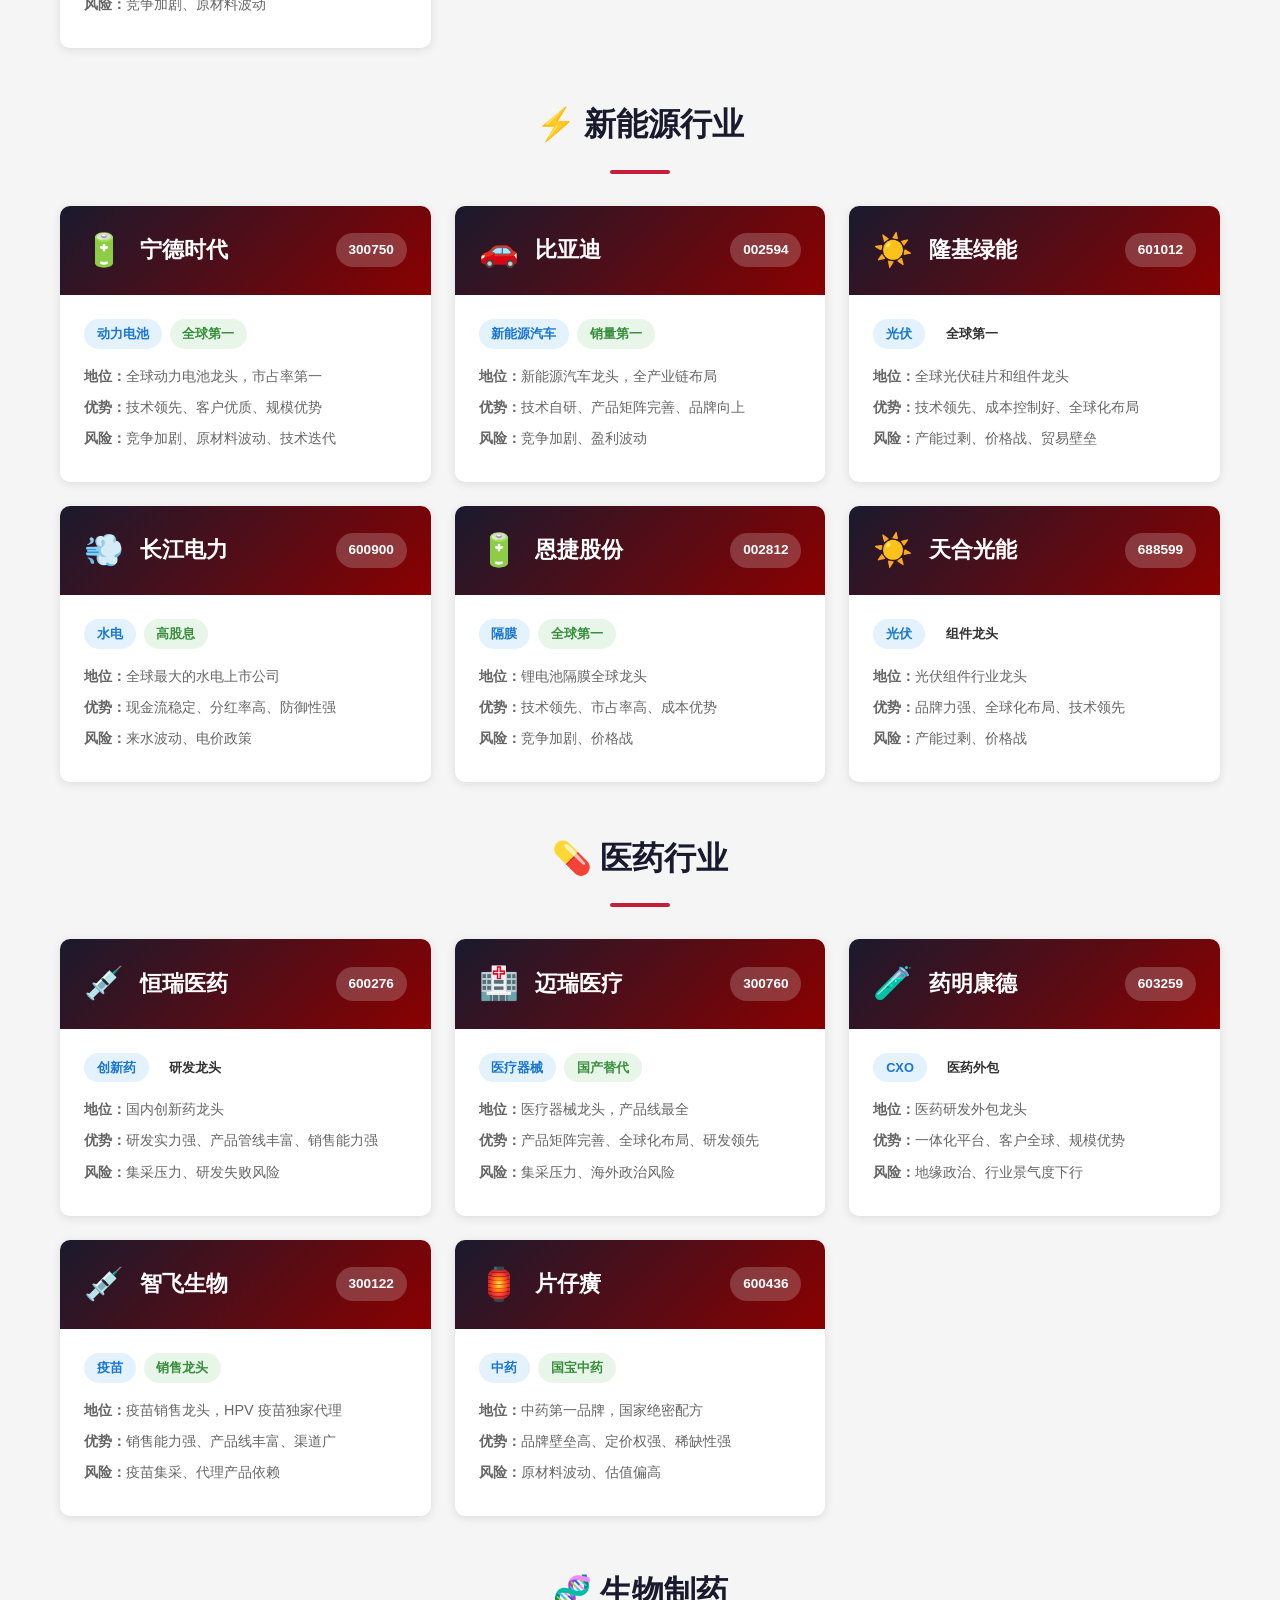
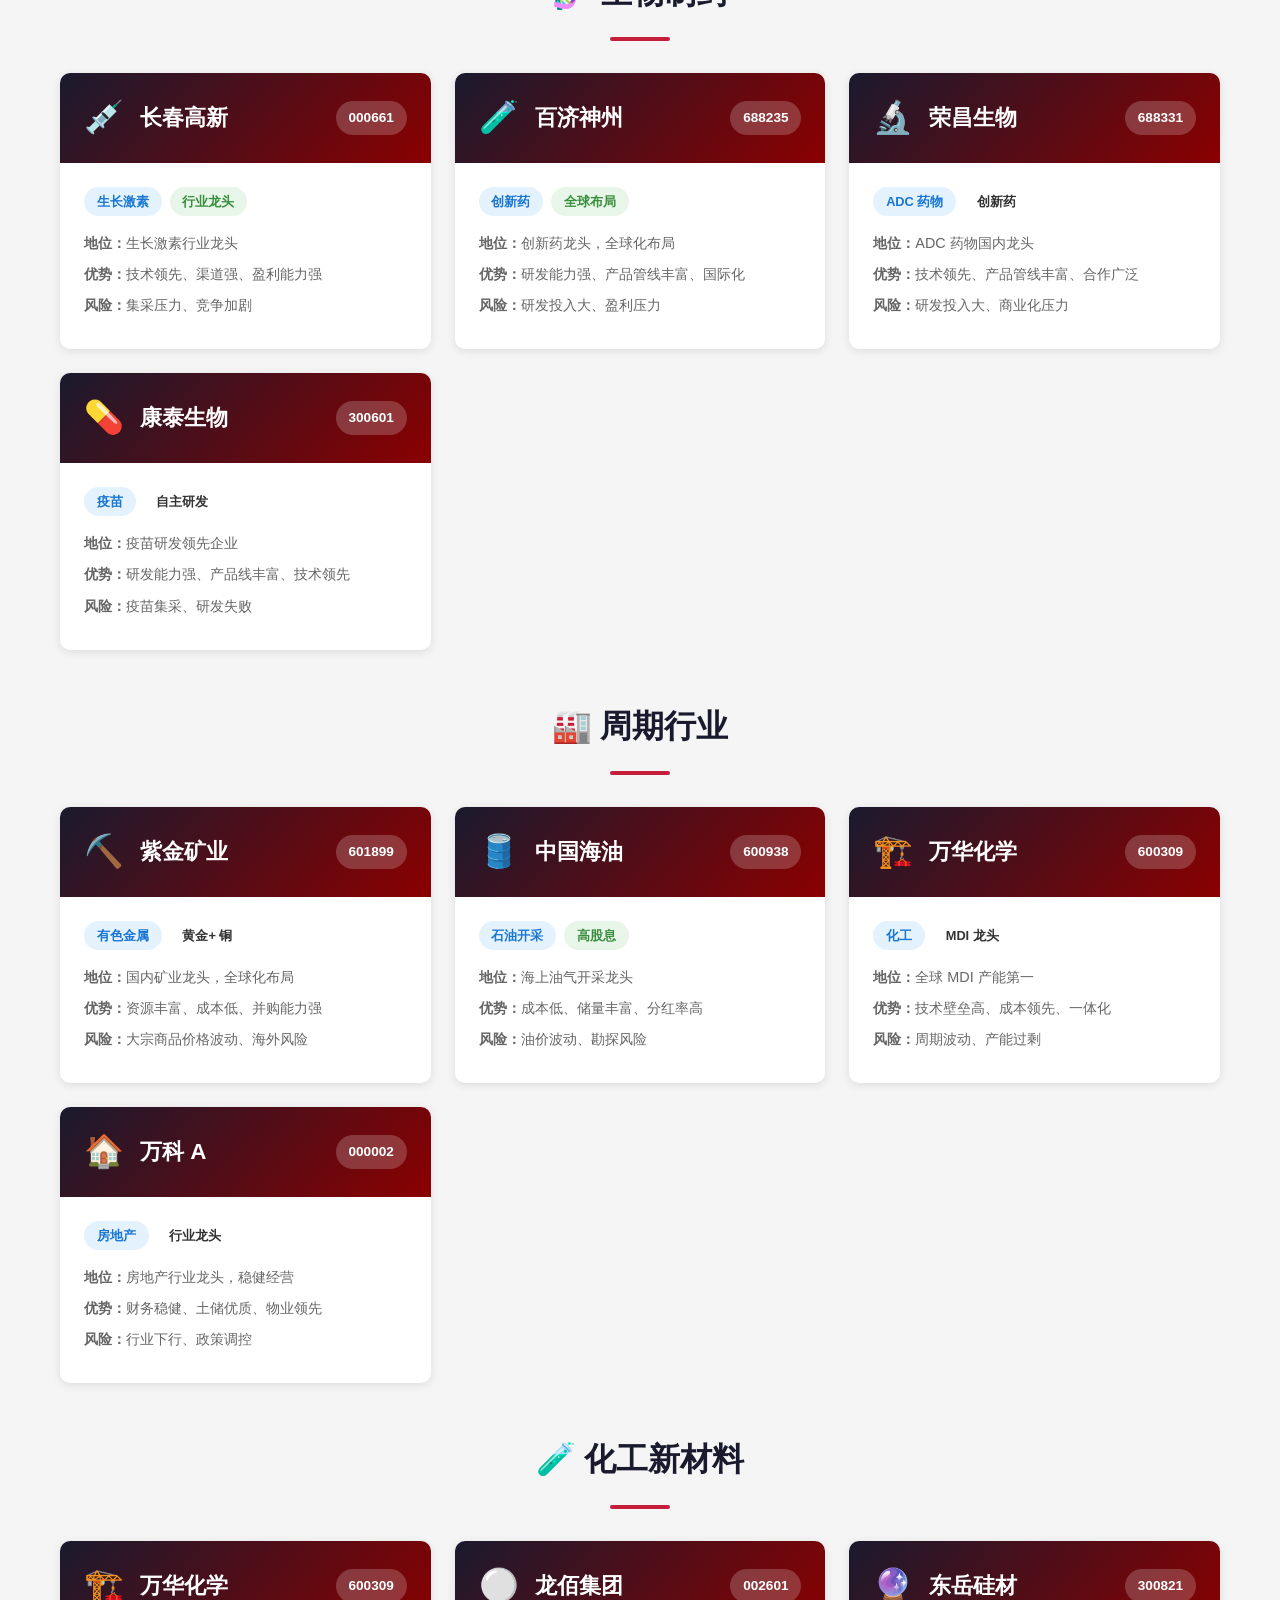
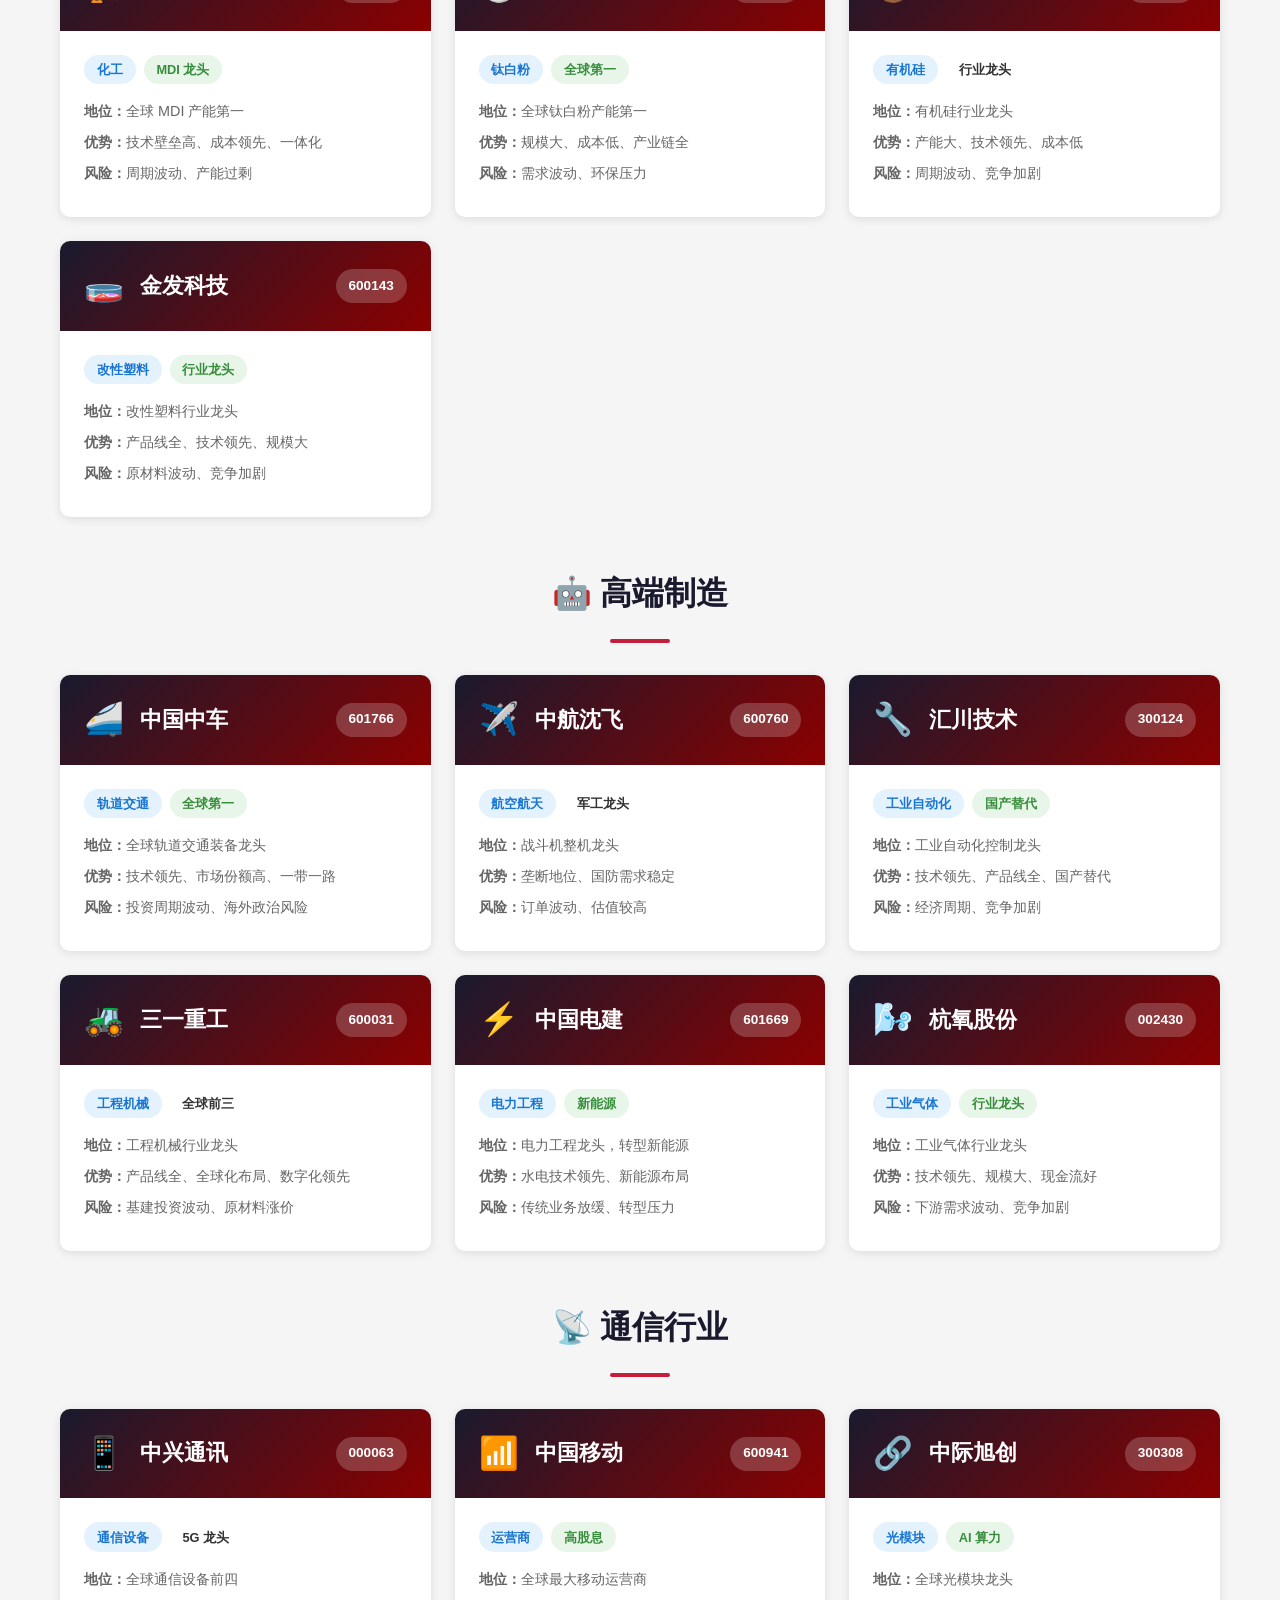
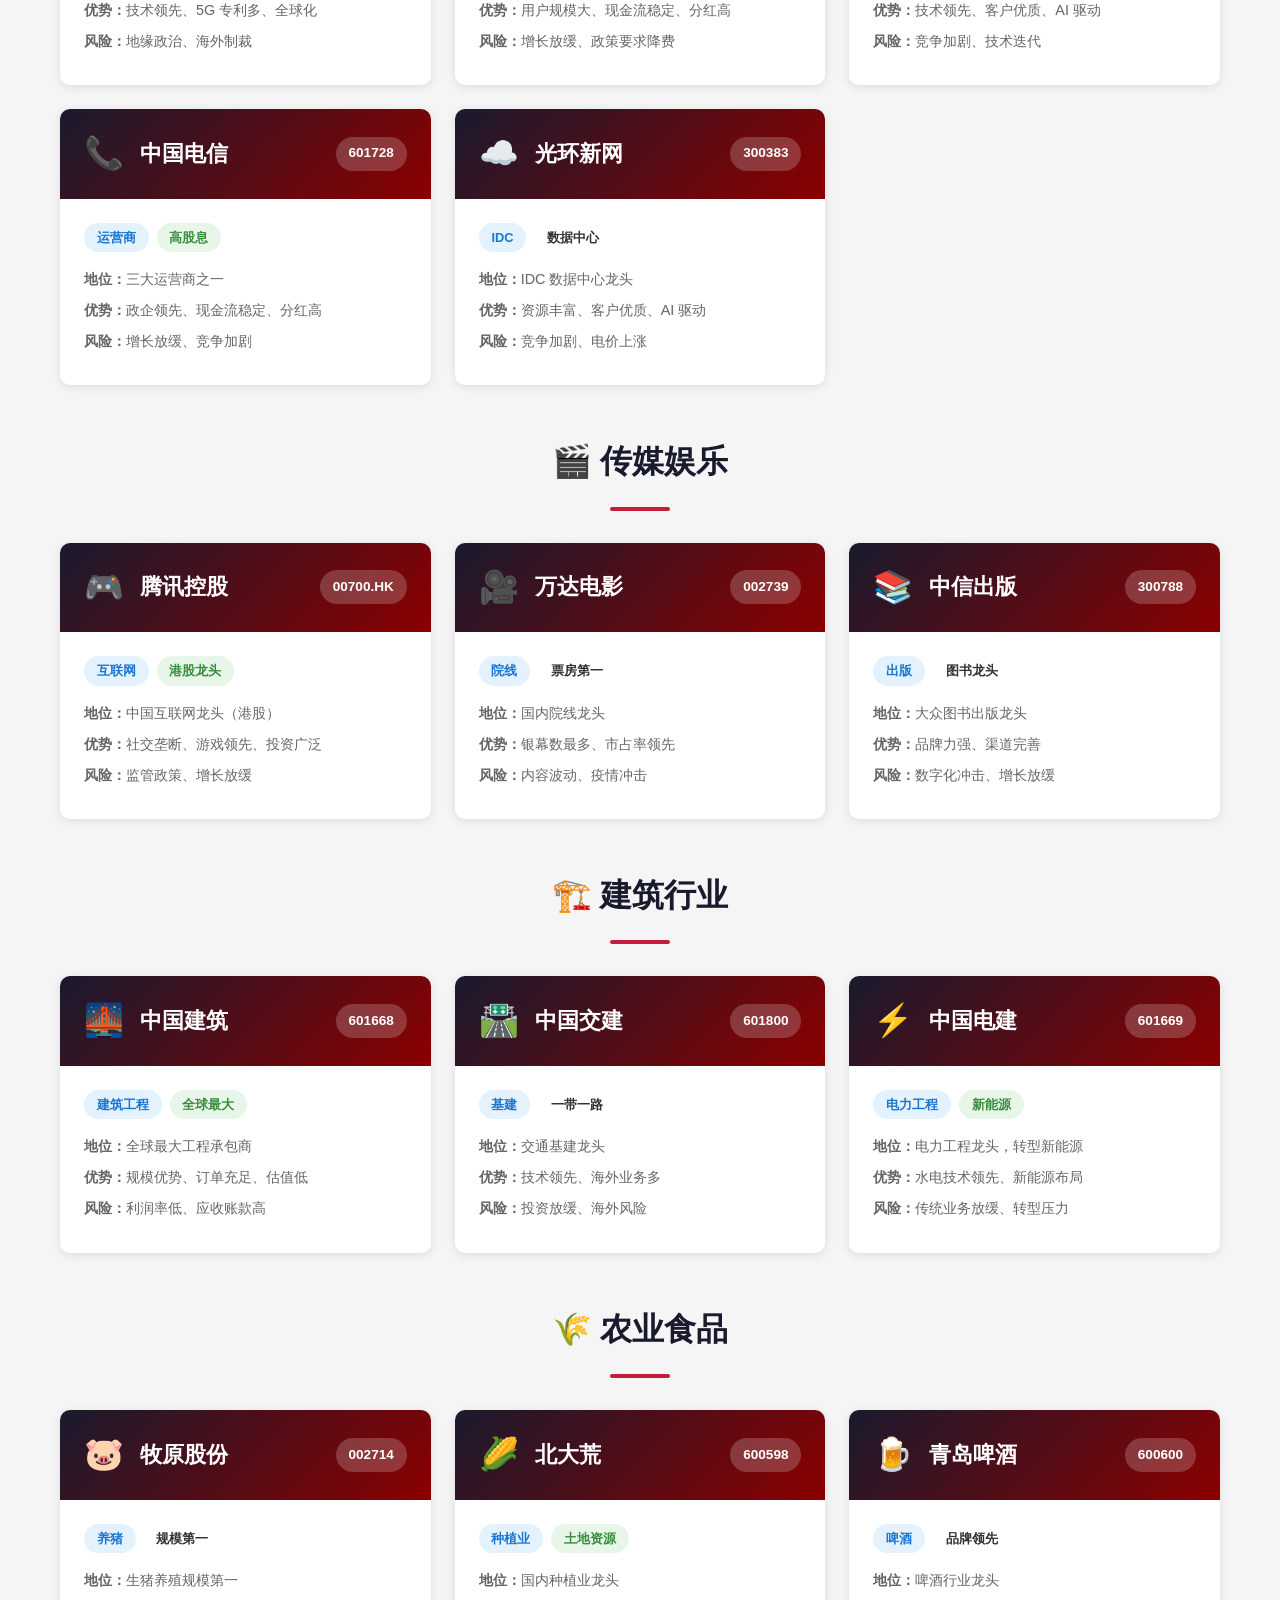
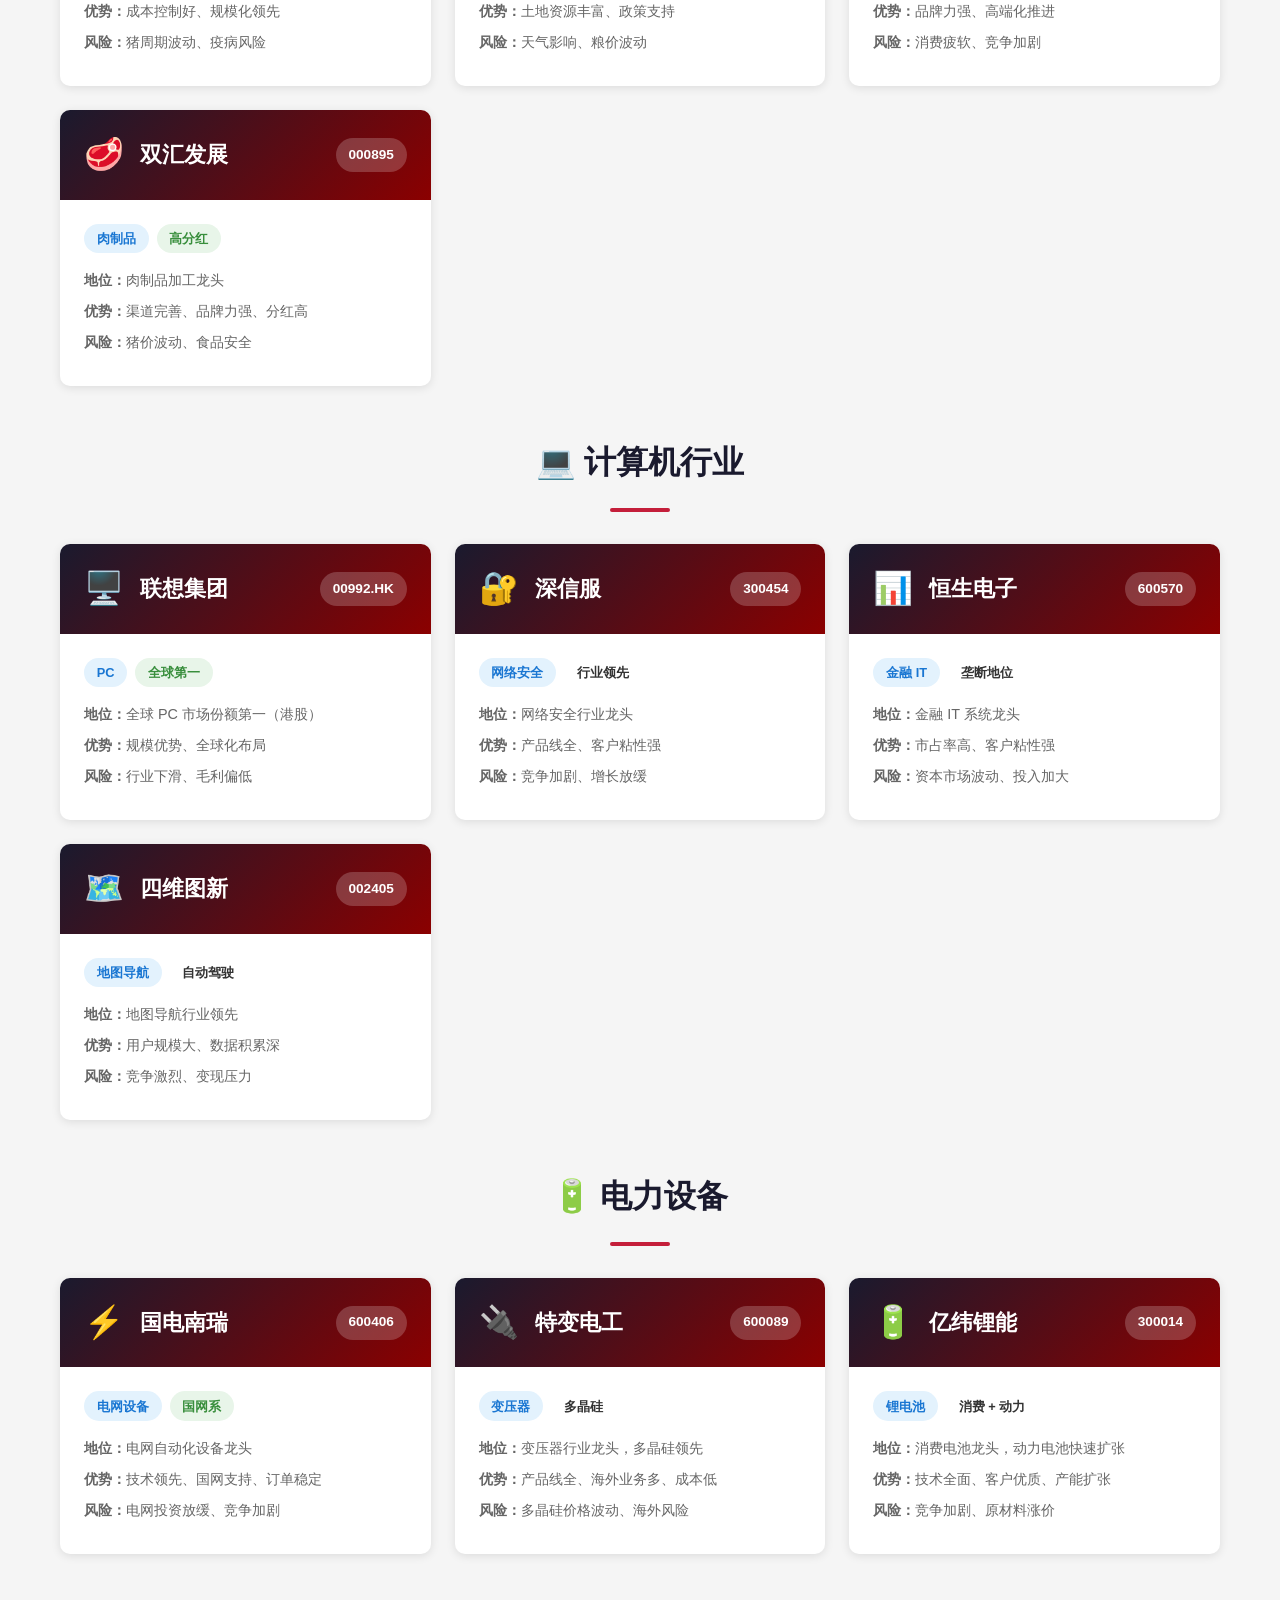
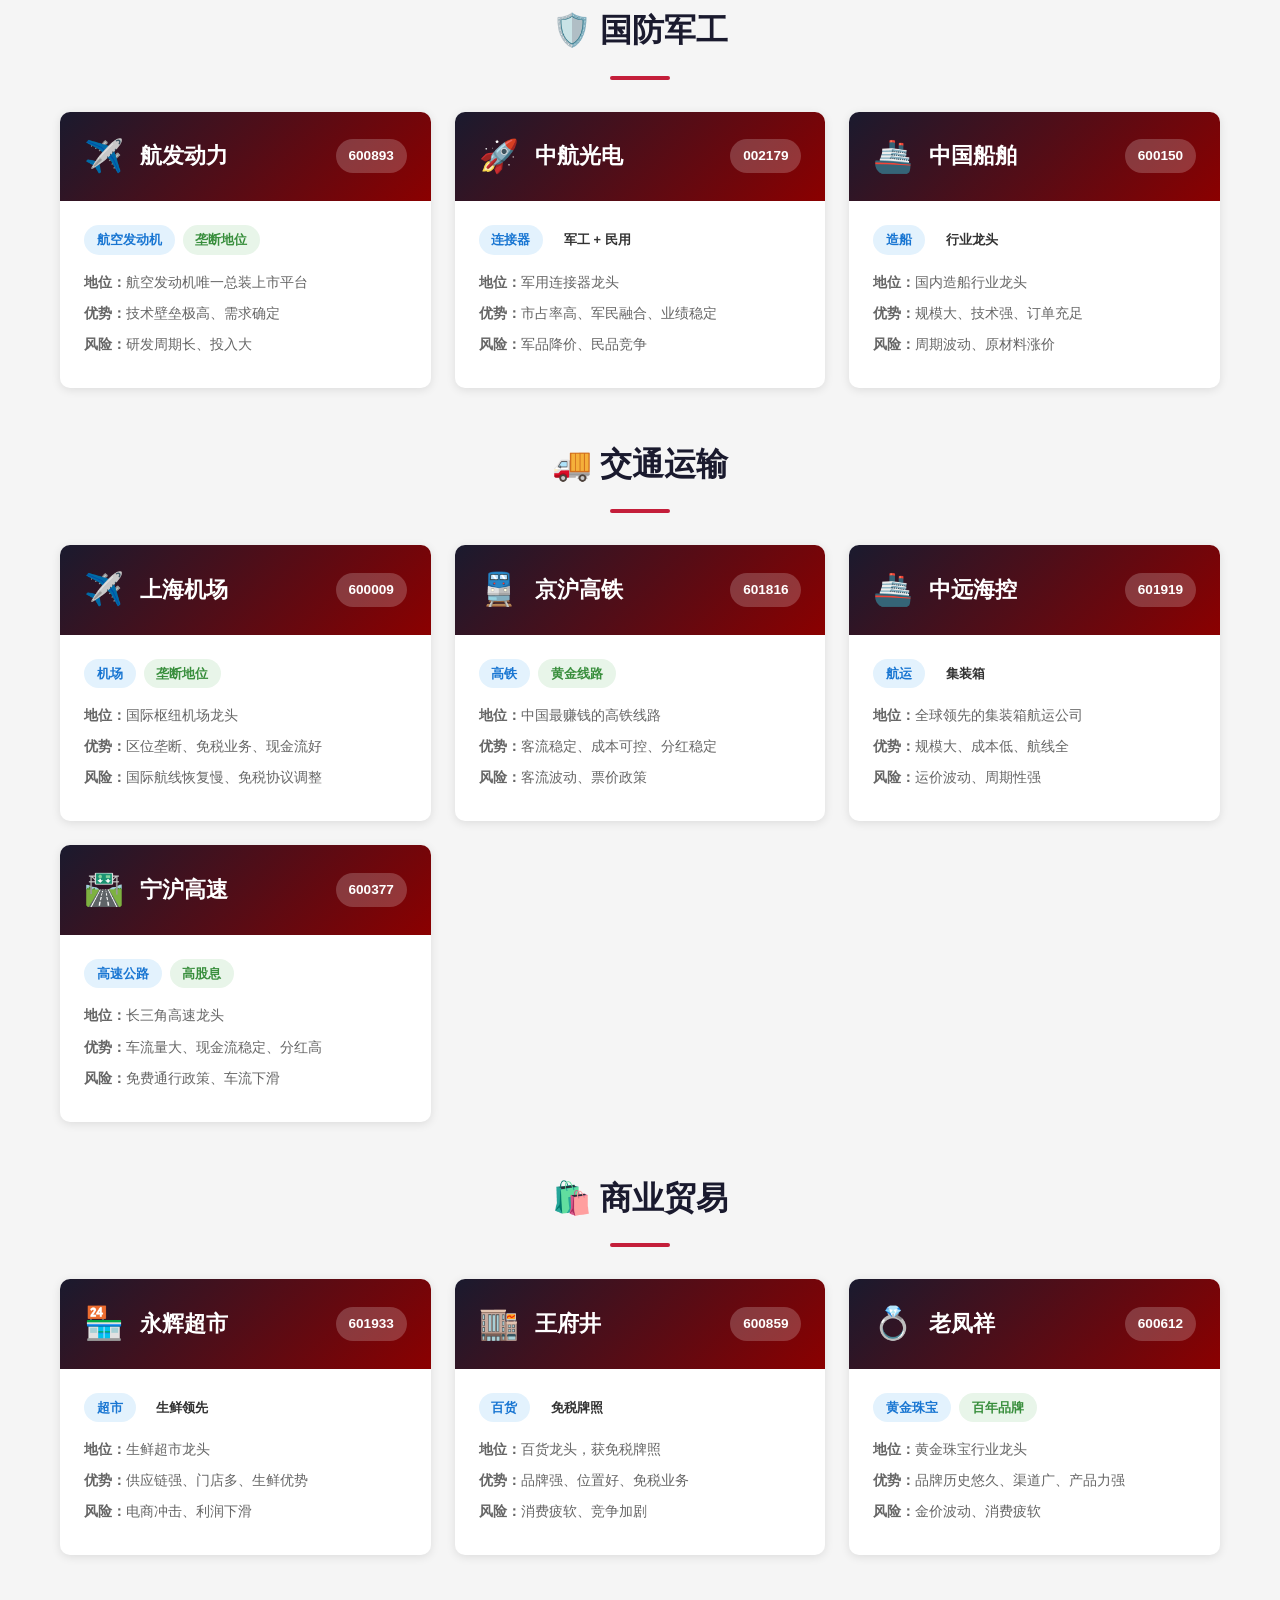
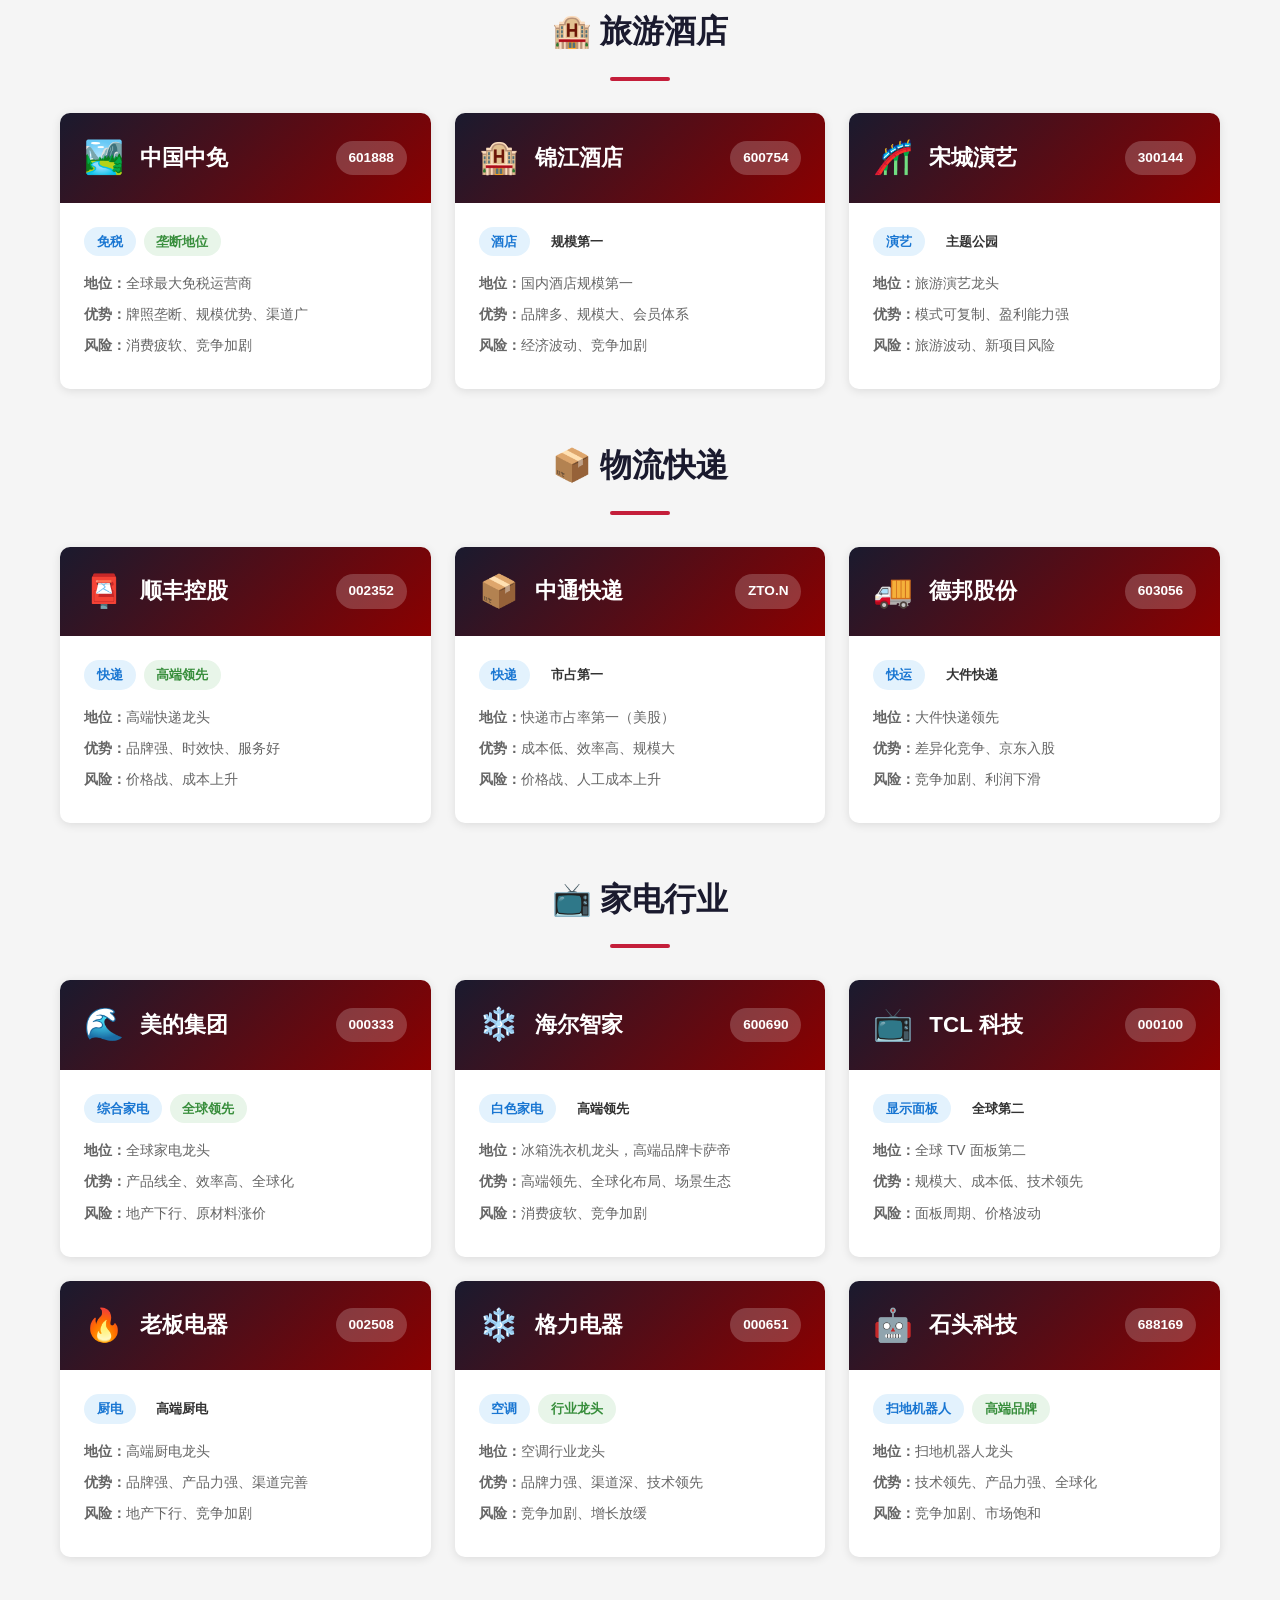
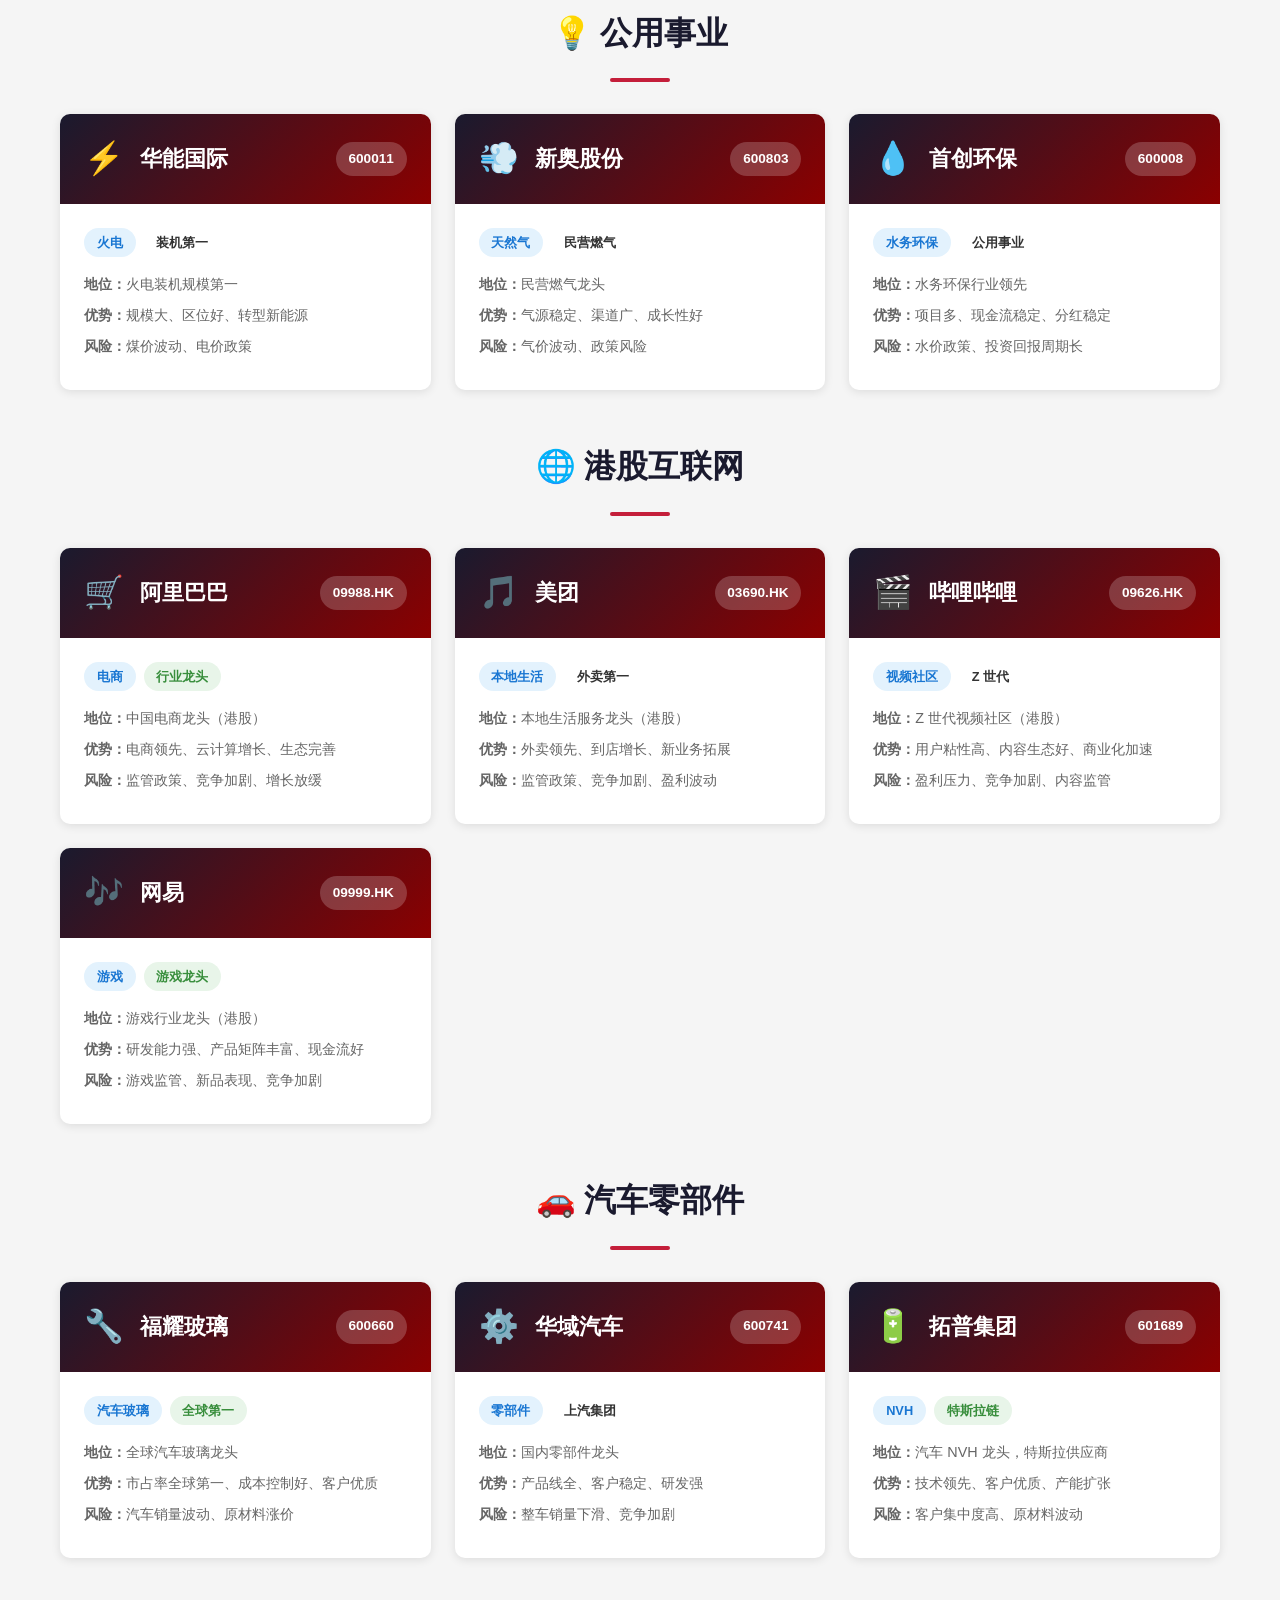
<file: leaders.html>
<!DOCTYPE html>
<html lang="zh-CN">
<head>
    <meta charset="UTF-8">
    <meta name="viewport" content="width=device-width, initial-scale=1.0">
    <title>行业龙头 - A 股真相</title>
    <link rel="stylesheet" href="css/style.css">
</head>
<body>
    <nav class="navbar">
        <div class="container">
            <div class="logo">🀄 A 股真相</div>
            <ul class="nav-links">
                <li><a href="index.html">首页</a></li>
                <li><a href="profit-guide.html">赚钱指南</a></li>
                <li><a href="history.html">发展历程</a></li>
                <li><a href="who-profits.html">谁赚谁赔</a></li>
                <li><a href="leaders.html" class="active">行业龙头</a></li>
                <li><a href="shanghai-index.html">上证指数</a></li>
            </ul>
        </div>
    </nav>

    <main class="container">
        <section class="leaders-intro">
            <h2>🏆 A 股重点行业龙头股票</h2>
            <div class="intro-box">
                <p>龙头股票是指在某个行业中市值最大、竞争力最强、影响力最大的公司。它们通常是机构资金的首选，也是散户学习的标杆。</p>
            </div>
        </section>

        <!-- 消费行业 -->
        <section class="industry-section">
            <h2>🍶 消费行业</h2>
            <div class="industry-grid">
                <div class="leader-card">
                    <div class="leader-header">
                        <span class="leader-icon">🍶</span>
                        <h3>贵州茅台</h3>
                        <span class="leader-code">600519</span>
                    </div>
                    <div class="leader-body">
                        <div class="leader-tags">
                            <span class="tag primary">白酒龙头</span>
                            <span class="tag success">市值 2 万亿+</span>
                        </div>
                        <p><strong>地位：</strong>中国白酒第一品牌，A 股市值最大的消费股</p>
                        <p><strong>优势：</strong>品牌护城河深、定价权强、现金流充沛</p>
                        <p><strong>风险：</strong>估值较高、政策风险、消费降级</p>
                    </div>
                </div>

                <div class="leader-card">
                    <div class="leader-header">
                        <span class="leader-icon">🥤</span>
                        <h3>五粮液</h3>
                        <span class="leader-code">000858</span>
                    </div>
                    <div class="leader-body">
                        <div class="leader-tags">
                            <span class="tag primary">白酒龙头</span>
                            <span class="tag">市值 5000 亿+</span>
                        </div>
                        <p><strong>地位：</strong>浓香型白酒龙头，行业老二</p>
                        <p><strong>优势：</strong>品牌力强、渠道改革见效、产品升级</p>
                        <p><strong>风险：</strong>高端酒竞争加剧、估值波动</p>
                    </div>
                </div>

                <div class="leader-card">
                    <div class="leader-header">
                        <span class="leader-icon">🥛</span>
                        <h3>伊利股份</h3>
                        <span class="leader-code">600887</span>
                    </div>
                    <div class="leader-body">
                        <div class="leader-tags">
                            <span class="tag primary">乳业龙头</span>
                            <span class="tag">市值 2000 亿+</span>
                        </div>
                        <p><strong>地位：</strong>中国乳业第一品牌</p>
                        <p><strong>优势：</strong>渠道覆盖广、产品矩阵完善、现金流稳定</p>
                        <p><strong>风险：</strong>原奶价格波动、行业竞争加剧</p>
                    </div>
                </div>

                <div class="leader-card">
                    <div class="leader-header">
                        <span class="leader-icon">🍜</span>
                        <h3>海天味业</h3>
                        <span class="leader-code">603288</span>
                    </div>
                    <div class="leader-body">
                        <div class="leader-tags">
                            <span class="tag primary">调味品龙头</span>
                            <span class="tag">市值 3000 亿+</span>
                        </div>
                        <p><strong>地位：</strong>酱油行业绝对龙头</p>
                        <p><strong>优势：</strong>渠道壁垒高、品牌认知度高、盈利能力强</p>
                        <p><strong>风险：</strong>估值偏高、食品安全风险</p>
                    </div>
                </div>

                <div class="leader-card">
                    <div class="leader-header">
                        <span class="leader-icon">🍺</span>
                        <h3>泸州老窖</h3>
                        <span class="leader-code">000568</span>
                    </div>
                    <div class="leader-body">
                        <div class="leader-tags">
                            <span class="tag primary">白酒</span>
                            <span class="tag success">浓香鼻祖</span>
                        </div>
                        <p><strong>地位：</strong>浓香型白酒鼻祖，行业前三</p>
                        <p><strong>优势：</strong>品牌历史久、国窖1573高端、国改推进</p>
                        <p><strong>风险：</strong>竞争加剧、估值波动</p>
                    </div>
                </div>

                <div class="leader-card">
                    <div class="leader-header">
                        <span class="leader-icon">🍶</span>
                        <h3>洋河股份</h3>
                        <span class="leader-code">002304</span>
                    </div>
                    <div class="leader-body">
                        <div class="leader-tags">
                            <span class="tag primary">白酒</span>
                            <span class="tag">梦之蓝</span>
                        </div>
                        <p><strong>地位：</strong>绵柔型白酒代表，江苏第一品牌</p>
                        <p><strong>优势：</strong>品牌力强、渠道下沉深、产品矩阵全</p>
                        <p><strong>风险：</strong>次高端竞争、渠道调整</p>
                    </div>
                </div>
            </div>
        </section>

        <!-- 金融行业 -->
        <section class="industry-section">
            <h2>🏦 金融行业</h2>
            <div class="industry-grid">
                <div class="leader-card">
                    <div class="leader-header">
                        <span class="leader-icon">🏦</span>
                        <h3>招商银行</h3>
                        <span class="leader-code">600036</span>
                    </div>
                    <div class="leader-body">
                        <div class="leader-tags">
                            <span class="tag primary">银行龙头</span>
                            <span class="tag success">零售之王</span>
                        </div>
                        <p><strong>地位：</strong>股份制银行龙头，零售业务领先</p>
                        <p><strong>优势：</strong>零售业务强、资产质量优、ROE 领先同业</p>
                        <p><strong>风险：</strong>经济下行、坏账风险、息差收窄</p>
                    </div>
                </div>

                <div class="leader-card">
                    <div class="leader-header">
                        <span class="leader-icon">📊</span>
                        <h3>中国平安</h3>
                        <span class="leader-code">601318</span>
                    </div>
                    <div class="leader-body">
                        <div class="leader-tags">
                            <span class="tag primary">保险龙头</span>
                            <span class="tag">市值 7000 亿+</span>
                        </div>
                        <p><strong>地位：</strong>综合金融集团，保险行业龙头</p>
                        <p><strong>优势：</strong>业务多元化、科技赋能、品牌力强</p>
                        <p><strong>风险：</strong>寿险改革、投资端波动</p>
                    </div>
                </div>

                <div class="leader-card">
                    <div class="leader-header">
                        <span class="leader-icon">📈</span>
                        <h3>东方财富</h3>
                        <span class="leader-code">300059</span>
                    </div>
                    <div class="leader-body">
                        <div class="leader-tags">
                            <span class="tag primary">券商龙头</span>
                            <span class="tag success">互联网券商</span>
                        </div>
                        <p><strong>地位：</strong>互联网券商龙头，基金代销领先</p>
                        <p><strong>优势：</strong>流量优势、成本低、成长性强</p>
                        <p><strong>风险：</strong>市场波动、竞争加剧</p>
                    </div>
                </div>

                <div class="leader-card">
                    <div class="leader-header">
                        <span class="leader-icon">🏦</span>
                        <h3>宁波银行</h3>
                        <span class="leader-code">002142</span>
                    </div>
                    <div class="leader-body">
                        <div class="leader-tags">
                            <span class="tag primary">银行</span>
                            <span class="tag success">城商行龙头</span>
                        </div>
                        <p><strong>地位：</strong>城商行标杆，盈利能力最强</p>
                        <p><strong>优势：</strong>资产质量优、ROE 领先、区域经济好</p>
                        <p><strong>风险：</strong>区域集中、息差收窄</p>
                    </div>
                </div>

                <div class="leader-card">
                    <div class="leader-header">
                        <span class="leader-icon">📊</span>
                        <h3>广发证券</h3>
                        <span class="leader-code">000776</span>
                    </div>
                    <div class="leader-body">
                        <div class="leader-tags">
                            <span class="tag primary">券商</span>
                            <span class="tag">头部券商</span>
                        </div>
                        <p><strong>地位：</strong>头部券商，投行和资管业务强</p>
                        <p><strong>优势：</strong>业务全面、资管领先、投行实力强</p>
                        <p><strong>风险：</strong>市场波动、监管处罚</p>
                    </div>
                </div>
            </div>
        </section>

        <!-- 科技行业 -->
        <section class="industry-section">
            <h2>💻 科技行业</h2>
            <div class="industry-grid">
                <div class="leader-card">
                    <div class="leader-header">
                        <span class="leader-icon">📱</span>
                        <h3>立讯精密</h3>
                        <span class="leader-code">002475</span>
                    </div>
                    <div class="leader-body">
                        <div class="leader-tags">
                            <span class="tag primary">消费电子</span>
                            <span class="tag">苹果产业链</span>
                        </div>
                        <p><strong>地位：</strong>消费电子精密制造龙头</p>
                        <p><strong>优势：</strong>客户优质、技术领先、管理优秀</p>
                        <p><strong>风险：</strong>客户集中度高、汇率波动</p>
                    </div>
                </div>

                <div class="leader-card">
                    <div class="leader-header">
                        <span class="leader-icon">🖥️</span>
                        <h3>海康威视</h3>
                        <span class="leader-code">002415</span>
                    </div>
                    <div class="leader-body">
                        <div class="leader-tags">
                            <span class="tag primary">安防龙头</span>
                            <span class="tag">全球第一</span>
                        </div>
                        <p><strong>地位：</strong>全球安防监控设备龙头</p>
                        <p><strong>优势：</strong>技术领先、渠道完善、产品线丰富</p>
                        <p><strong>风险：</strong>地缘政治、政府支出放缓</p>
                    </div>
                </div>

                <div class="leader-card">
                    <div class="leader-header">
                        <span class="leader-icon">🔬</span>
                        <h3>中芯国际</h3>
                        <span class="leader-code">688981</span>
                    </div>
                    <div class="leader-body">
                        <div class="leader-tags">
                            <span class="tag primary">半导体</span>
                            <span class="tag success">国产替代</span>
                        </div>
                        <p><strong>地位：</strong>国内晶圆代工龙头</p>
                        <p><strong>优势：</strong>国产替代、政策支持、需求旺盛</p>
                        <p><strong>风险：</strong>技术差距、资本开支大、周期波动</p>
                    </div>
                </div>

                <div class="leader-card">
                    <div class="leader-header">
                        <span class="leader-icon">🤖</span>
                        <h3>科大讯飞</h3>
                        <span class="leader-code">002230</span>
                    </div>
                    <div class="leader-body">
                        <div class="leader-tags">
                            <span class="tag primary">人工智能</span>
                            <span class="tag">语音识别</span>
                        </div>
                        <p><strong>地位：</strong>智能语音行业龙头</p>
                        <p><strong>优势：</strong>技术领先、应用场景广、政策支持</p>
                        <p><strong>风险：</strong>盈利不稳定、竞争激烈</p>
                    </div>
                </div>

                <div class="leader-card">
                    <div class="leader-header">
                        <span class="leader-icon">📷</span>
                        <h3>韦尔股份</h3>
                        <span class="leader-code">603501</span>
                    </div>
                    <div class="leader-body">
                        <div class="leader-tags">
                            <span class="tag primary">CIS</span>
                            <span class="tag success">全球第三</span>
                        </div>
                        <p><strong>地位：</strong>CIS 图像传感器全球第三</p>
                        <p><strong>优势：</strong>技术领先、产品线全、客户优质</p>
                        <p><strong>风险：</strong>行业周期、竞争加剧</p>
                    </div>
                </div>

                <div class="leader-card">
                    <div class="leader-header">
                        <span class="leader-icon">💻</span>
                        <h3>澜起科技</h3>
                        <span class="leader-code">688008</span>
                    </div>
                    <div class="leader-body">
                        <div class="leader-tags">
                            <span class="tag primary">内存接口芯片</span>
                            <span class="tag success">全球领先</span>
                        </div>
                        <p><strong>地位：</strong>内存接口芯片全球龙头</p>
                        <p><strong>优势：</strong>技术领先、市占率高、壁垒高</p>
                        <p><strong>风险：</strong>服务器周期、竞争加剧</p>
                    </div>
                </div>
            </div>
        </section>

        <!-- 半导体材料与设备 -->
        <section class="industry-section">
            <h2>🔬 半导体材料与设备</h2>
            <div class="industry-grid">
                <div class="leader-card">
                    <div class="leader-header">
                        <span class="leader-icon">⚙️</span>
                        <h3>北方华创</h3>
                        <span class="leader-code">002371</span>
                    </div>
                    <div class="leader-body">
                        <div class="leader-tags">
                            <span class="tag primary">半导体设备</span>
                            <span class="tag success">国产龙头</span>
                        </div>
                        <p><strong>地位：</strong>国内半导体设备平台型龙头</p>
                        <p><strong>优势：</strong>产品线全、技术领先、国产替代</p>
                        <p><strong>风险：</strong>研发投入大、技术差距、竞争加剧</p>
                    </div>
                </div>

                <div class="leader-card">
                    <div class="leader-header">
                        <span class="leader-icon">🔧</span>
                        <h3>中微公司</h3>
                        <span class="leader-code">688012</span>
                    </div>
                    <div class="leader-body">
                        <div class="leader-tags">
                            <span class="tag primary">刻蚀设备</span>
                            <span class="tag success">技术领先</span>
                        </div>
                        <p><strong>地位：</strong>刻蚀设备国内龙头</p>
                        <p><strong>优势：</strong>技术领先、国际竞争力强、国产替代</p>
                        <p><strong>风险：</strong>研发投入大、技术迭代快</p>
                    </div>
                </div>

                <div class="leader-card">
                    <div class="leader-header">
                        <span class="leader-icon">🔲</span>
                        <h3>沪硅产业</h3>
                        <span class="leader-code">688126</span>
                    </div>
                    <div class="leader-body">
                        <div class="leader-tags">
                            <span class="tag primary">硅片</span>
                            <span class="tag">12英寸</span>
                        </div>
                        <p><strong>地位：</strong>国内半导体硅片龙头</p>
                        <p><strong>优势：</strong>技术领先、产能扩张、国产替代</p>
                        <p><strong>风险：</strong>周期波动、竞争加剧</p>
                    </div>
                </div>

                <div class="leader-card">
                    <div class="leader-header">
                        <span class="leader-icon">🧪</span>
                        <h3>雅克科技</h3>
                        <span class="leader-code">002409</span>
                    </div>
                    <div class="leader-body">
                        <div class="leader-tags">
                            <span class="tag primary">半导体材料</span>
                            <span class="tag">电子特气</span>
                        </div>
                        <p><strong>地位：</strong>电子特气龙头</p>
                        <p><strong>优势：</strong>技术领先、客户优质、产品线全</p>
                        <p><strong>风险：</strong>竞争加剧、原材料波动</p>
                    </div>
                </div>
            </div>
        </section>

        <!-- 新能源行业 -->
        <section class="industry-section">
            <h2>⚡ 新能源行业</h2>
            <div class="industry-grid">
                <div class="leader-card">
                    <div class="leader-header">
                        <span class="leader-icon">🔋</span>
                        <h3>宁德时代</h3>
                        <span class="leader-code">300750</span>
                    </div>
                    <div class="leader-body">
                        <div class="leader-tags">
                            <span class="tag primary">动力电池</span>
                            <span class="tag success">全球第一</span>
                        </div>
                        <p><strong>地位：</strong>全球动力电池龙头，市占率第一</p>
                        <p><strong>优势：</strong>技术领先、客户优质、规模优势</p>
                        <p><strong>风险：</strong>竞争加剧、原材料波动、技术迭代</p>
                    </div>
                </div>

                <div class="leader-card">
                    <div class="leader-header">
                        <span class="leader-icon">🚗</span>
                        <h3>比亚迪</h3>
                        <span class="leader-code">002594</span>
                    </div>
                    <div class="leader-body">
                        <div class="leader-tags">
                            <span class="tag primary">新能源汽车</span>
                            <span class="tag success">销量第一</span>
                        </div>
                        <p><strong>地位：</strong>新能源汽车龙头，全产业链布局</p>
                        <p><strong>优势：</strong>技术自研、产品矩阵完善、品牌向上</p>
                        <p><strong>风险：</strong>竞争加剧、盈利波动</p>
                    </div>
                </div>

                <div class="leader-card">
                    <div class="leader-header">
                        <span class="leader-icon">☀️</span>
                        <h3>隆基绿能</h3>
                        <span class="leader-code">601012</span>
                    </div>
                    <div class="leader-body">
                        <div class="leader-tags">
                            <span class="tag primary">光伏</span>
                            <span class="tag">全球第一</span>
                        </div>
                        <p><strong>地位：</strong>全球光伏硅片和组件龙头</p>
                        <p><strong>优势：</strong>技术领先、成本控制好、全球化布局</p>
                        <p><strong>风险：</strong>产能过剩、价格战、贸易壁垒</p>
                    </div>
                </div>

                <div class="leader-card">
                    <div class="leader-header">
                        <span class="leader-icon">💨</span>
                        <h3>长江电力</h3>
                        <span class="leader-code">600900</span>
                    </div>
                    <div class="leader-body">
                        <div class="leader-tags">
                            <span class="tag primary">水电</span>
                            <span class="tag success">高股息</span>
                        </div>
                        <p><strong>地位：</strong>全球最大的水电上市公司</p>
                        <p><strong>优势：</strong>现金流稳定、分红率高、防御性强</p>
                        <p><strong>风险：</strong>来水波动、电价政策</p>
                    </div>
                </div>

                <div class="leader-card">
                    <div class="leader-header">
                        <span class="leader-icon">🔋</span>
                        <h3>恩捷股份</h3>
                        <span class="leader-code">002812</span>
                    </div>
                    <div class="leader-body">
                        <div class="leader-tags">
                            <span class="tag primary">隔膜</span>
                            <span class="tag success">全球第一</span>
                        </div>
                        <p><strong>地位：</strong>锂电池隔膜全球龙头</p>
                        <p><strong>优势：</strong>技术领先、市占率高、成本优势</p>
                        <p><strong>风险：</strong>竞争加剧、价格战</p>
                    </div>
                </div>

                <div class="leader-card">
                    <div class="leader-header">
                        <span class="leader-icon">☀️</span>
                        <h3>天合光能</h3>
                        <span class="leader-code">688599</span>
                    </div>
                    <div class="leader-body">
                        <div class="leader-tags">
                            <span class="tag primary">光伏</span>
                            <span class="tag">组件龙头</span>
                        </div>
                        <p><strong>地位：</strong>光伏组件行业龙头</p>
                        <p><strong>优势：</strong>品牌力强、全球化布局、技术领先</p>
                        <p><strong>风险：</strong>产能过剩、价格战</p>
                    </div>
                </div>
            </div>
        </section>

        <!-- 医药行业 -->
        <section class="industry-section">
            <h2>💊 医药行业</h2>
            <div class="industry-grid">
                <div class="leader-card">
                    <div class="leader-header">
                        <span class="leader-icon">💉</span>
                        <h3>恒瑞医药</h3>
                        <span class="leader-code">600276</span>
                    </div>
                    <div class="leader-body">
                        <div class="leader-tags">
                            <span class="tag primary">创新药</span>
                            <span class="tag">研发龙头</span>
                        </div>
                        <p><strong>地位：</strong>国内创新药龙头</p>
                        <p><strong>优势：</strong>研发实力强、产品管线丰富、销售能力强</p>
                        <p><strong>风险：</strong>集采压力、研发失败风险</p>
                    </div>
                </div>

                <div class="leader-card">
                    <div class="leader-header">
                        <span class="leader-icon">🏥</span>
                        <h3>迈瑞医疗</h3>
                        <span class="leader-code">300760</span>
                    </div>
                    <div class="leader-body">
                        <div class="leader-tags">
                            <span class="tag primary">医疗器械</span>
                            <span class="tag success">国产替代</span>
                        </div>
                        <p><strong>地位：</strong>医疗器械龙头，产品线最全</p>
                        <p><strong>优势：</strong>产品矩阵完善、全球化布局、研发领先</p>
                        <p><strong>风险：</strong>集采压力、海外政治风险</p>
                    </div>
                </div>

                <div class="leader-card">
                    <div class="leader-header">
                        <span class="leader-icon">🧪</span>
                        <h3>药明康德</h3>
                        <span class="leader-code">603259</span>
                    </div>
                    <div class="leader-body">
                        <div class="leader-tags">
                            <span class="tag primary">CXO</span>
                            <span class="tag">医药外包</span>
                        </div>
                        <p><strong>地位：</strong>医药研发外包龙头</p>
                        <p><strong>优势：</strong>一体化平台、客户全球、规模优势</p>
                        <p><strong>风险：</strong>地缘政治、行业景气度下行</p>
                    </div>
                </div>

                <div class="leader-card">
                    <div class="leader-header">
                        <span class="leader-icon">💉</span>
                        <h3>智飞生物</h3>
                        <span class="leader-code">300122</span>
                    </div>
                    <div class="leader-body">
                        <div class="leader-tags">
                            <span class="tag primary">疫苗</span>
                            <span class="tag success">销售龙头</span>
                        </div>
                        <p><strong>地位：</strong>疫苗销售龙头，HPV 疫苗独家代理</p>
                        <p><strong>优势：</strong>销售能力强、产品线丰富、渠道广</p>
                        <p><strong>风险：</strong>疫苗集采、代理产品依赖</p>
                    </div>
                </div>

                <div class="leader-card">
                    <div class="leader-header">
                        <span class="leader-icon">🏮</span>
                        <h3>片仔癀</h3>
                        <span class="leader-code">600436</span>
                    </div>
                    <div class="leader-body">
                        <div class="leader-tags">
                            <span class="tag primary">中药</span>
                            <span class="tag success">国宝中药</span>
                        </div>
                        <p><strong>地位：</strong>中药第一品牌，国家绝密配方</p>
                        <p><strong>优势：</strong>品牌壁垒高、定价权强、稀缺性强</p>
                        <p><strong>风险：</strong>原材料波动、估值偏高</p>
                    </div>
                </div>
            </div>
        </section>

        <!-- 生物制药 -->
        <section class="industry-section">
            <h2>🧬 生物制药</h2>
            <div class="industry-grid">
                <div class="leader-card">
                    <div class="leader-header">
                        <span class="leader-icon">💉</span>
                        <h3>长春高新</h3>
                        <span class="leader-code">000661</span>
                    </div>
                    <div class="leader-body">
                        <div class="leader-tags">
                            <span class="tag primary">生长激素</span>
                            <span class="tag success">行业龙头</span>
                        </div>
                        <p><strong>地位：</strong>生长激素行业龙头</p>
                        <p><strong>优势：</strong>技术领先、渠道强、盈利能力强</p>
                        <p><strong>风险：</strong>集采压力、竞争加剧</p>
                    </div>
                </div>

                <div class="leader-card">
                    <div class="leader-header">
                        <span class="leader-icon">🧪</span>
                        <h3>百济神州</h3>
                        <span class="leader-code">688235</span>
                    </div>
                    <div class="leader-body">
                        <div class="leader-tags">
                            <span class="tag primary">创新药</span>
                            <span class="tag success">全球布局</span>
                        </div>
                        <p><strong>地位：</strong>创新药龙头，全球化布局</p>
                        <p><strong>优势：</strong>研发能力强、产品管线丰富、国际化</p>
                        <p><strong>风险：</strong>研发投入大、盈利压力</p>
                    </div>
                </div>

                <div class="leader-card">
                    <div class="leader-header">
                        <span class="leader-icon">🔬</span>
                        <h3>荣昌生物</h3>
                        <span class="leader-code">688331</span>
                    </div>
                    <div class="leader-body">
                        <div class="leader-tags">
                            <span class="tag primary">ADC 药物</span>
                            <span class="tag">创新药</span>
                        </div>
                        <p><strong>地位：</strong>ADC 药物国内龙头</p>
                        <p><strong>优势：</strong>技术领先、产品管线丰富、合作广泛</p>
                        <p><strong>风险：</strong>研发投入大、商业化压力</p>
                    </div>
                </div>

                <div class="leader-card">
                    <div class="leader-header">
                        <span class="leader-icon">💊</span>
                        <h3>康泰生物</h3>
                        <span class="leader-code">300601</span>
                    </div>
                    <div class="leader-body">
                        <div class="leader-tags">
                            <span class="tag primary">疫苗</span>
                            <span class="tag">自主研发</span>
                        </div>
                        <p><strong>地位：</strong>疫苗研发领先企业</p>
                        <p><strong>优势：</strong>研发能力强、产品线丰富、技术领先</p>
                        <p><strong>风险：</strong>疫苗集采、研发失败</p>
                    </div>
                </div>
            </div>
        </section>

        <!-- 周期行业 -->
        <section class="industry-section">
            <h2>🏭 周期行业</h2>
            <div class="industry-grid">
                <div class="leader-card">
                    <div class="leader-header">
                        <span class="leader-icon">⛏️</span>
                        <h3>紫金矿业</h3>
                        <span class="leader-code">601899</span>
                    </div>
                    <div class="leader-body">
                        <div class="leader-tags">
                            <span class="tag primary">有色金属</span>
                            <span class="tag">黄金+ 铜</span>
                        </div>
                        <p><strong>地位：</strong>国内矿业龙头，全球化布局</p>
                        <p><strong>优势：</strong>资源丰富、成本低、并购能力强</p>
                        <p><strong>风险：</strong>大宗商品价格波动、海外风险</p>
                    </div>
                </div>

                <div class="leader-card">
                    <div class="leader-header">
                        <span class="leader-icon">🛢️</span>
                        <h3>中国海油</h3>
                        <span class="leader-code">600938</span>
                    </div>
                    <div class="leader-body">
                        <div class="leader-tags">
                            <span class="tag primary">石油开采</span>
                            <span class="tag success">高股息</span>
                        </div>
                        <p><strong>地位：</strong>海上油气开采龙头</p>
                        <p><strong>优势：</strong>成本低、储量丰富、分红率高</p>
                        <p><strong>风险：</strong>油价波动、勘探风险</p>
                    </div>
                </div>

                <div class="leader-card">
                    <div class="leader-header">
                        <span class="leader-icon">🏗️</span>
                        <h3>万华化学</h3>
                        <span class="leader-code">600309</span>
                    </div>
                    <div class="leader-body">
                        <div class="leader-tags">
                            <span class="tag primary">化工</span>
                            <span class="tag">MDI 龙头</span>
                        </div>
                        <p><strong>地位：</strong>全球 MDI 产能第一</p>
                        <p><strong>优势：</strong>技术壁垒高、成本领先、一体化</p>
                        <p><strong>风险：</strong>周期波动、产能过剩</p>
                    </div>
                </div>

                <div class="leader-card">
                    <div class="leader-header">
                        <span class="leader-icon">🏠</span>
                        <h3>万科 A</h3>
                        <span class="leader-code">000002</span>
                    </div>
                    <div class="leader-body">
                        <div class="leader-tags">
                            <span class="tag primary">房地产</span>
                            <span class="tag">行业龙头</span>
                        </div>
                        <p><strong>地位：</strong>房地产行业龙头，稳健经营</p>
                        <p><strong>优势：</strong>财务稳健、土储优质、物业领先</p>
                        <p><strong>风险：</strong>行业下行、政策调控</p>
                    </div>
                </div>
            </div>
        </section>

        <!-- 化工新材料 -->
        <section class="industry-section">
            <h2>🧪 化工新材料</h2>
            <div class="industry-grid">
                <div class="leader-card">
                    <div class="leader-header">
                        <span class="leader-icon">🏗️</span>
                        <h3>万华化学</h3>
                        <span class="leader-code">600309</span>
                    </div>
                    <div class="leader-body">
                        <div class="leader-tags">
                            <span class="tag primary">化工</span>
                            <span class="tag success">MDI 龙头</span>
                        </div>
                        <p><strong>地位：</strong>全球 MDI 产能第一</p>
                        <p><strong>优势：</strong>技术壁垒高、成本领先、一体化</p>
                        <p><strong>风险：</strong>周期波动、产能过剩</p>
                    </div>
                </div>

                <div class="leader-card">
                    <div class="leader-header">
                        <span class="leader-icon">⚪</span>
                        <h3>龙佰集团</h3>
                        <span class="leader-code">002601</span>
                    </div>
                    <div class="leader-body">
                        <div class="leader-tags">
                            <span class="tag primary">钛白粉</span>
                            <span class="tag success">全球第一</span>
                        </div>
                        <p><strong>地位：</strong>全球钛白粉产能第一</p>
                        <p><strong>优势：</strong>规模大、成本低、产业链全</p>
                        <p><strong>风险：</strong>需求波动、环保压力</p>
                    </div>
                </div>

                <div class="leader-card">
                    <div class="leader-header">
                        <span class="leader-icon">🔮</span>
                        <h3>东岳硅材</h3>
                        <span class="leader-code">300821</span>
                    </div>
                    <div class="leader-body">
                        <div class="leader-tags">
                            <span class="tag primary">有机硅</span>
                            <span class="tag">行业龙头</span>
                        </div>
                        <p><strong>地位：</strong>有机硅行业龙头</p>
                        <p><strong>优势：</strong>产能大、技术领先、成本低</p>
                        <p><strong>风险：</strong>周期波动、竞争加剧</p>
                    </div>
                </div>

                <div class="leader-card">
                    <div class="leader-header">
                        <span class="leader-icon">🧫</span>
                        <h3>金发科技</h3>
                        <span class="leader-code">600143</span>
                    </div>
                    <div class="leader-body">
                        <div class="leader-tags">
                            <span class="tag primary">改性塑料</span>
                            <span class="tag success">行业龙头</span>
                        </div>
                        <p><strong>地位：</strong>改性塑料行业龙头</p>
                        <p><strong>优势：</strong>产品线全、技术领先、规模大</p>
                        <p><strong>风险：</strong>原材料波动、竞争加剧</p>
                    </div>
                </div>
            </div>
        </section>

        <!-- 高端制造 -->
        <section class="industry-section">
            <h2>🤖 高端制造</h2>
            <div class="industry-grid">
                <div class="leader-card">
                    <div class="leader-header">
                        <span class="leader-icon">🚄</span>
                        <h3>中国中车</h3>
                        <span class="leader-code">601766</span>
                    </div>
                    <div class="leader-body">
                        <div class="leader-tags">
                            <span class="tag primary">轨道交通</span>
                            <span class="tag success">全球第一</span>
                        </div>
                        <p><strong>地位：</strong>全球轨道交通装备龙头</p>
                        <p><strong>优势：</strong>技术领先、市场份额高、一带一路</p>
                        <p><strong>风险：</strong>投资周期波动、海外政治风险</p>
                    </div>
                </div>

                <div class="leader-card">
                    <div class="leader-header">
                        <span class="leader-icon">✈️</span>
                        <h3>中航沈飞</h3>
                        <span class="leader-code">600760</span>
                    </div>
                    <div class="leader-body">
                        <div class="leader-tags">
                            <span class="tag primary">航空航天</span>
                            <span class="tag">军工龙头</span>
                        </div>
                        <p><strong>地位：</strong>战斗机整机龙头</p>
                        <p><strong>优势：</strong>垄断地位、国防需求稳定</p>
                        <p><strong>风险：</strong>订单波动、估值较高</p>
                    </div>
                </div>

                <div class="leader-card">
                    <div class="leader-header">
                        <span class="leader-icon">🔧</span>
                        <h3>汇川技术</h3>
                        <span class="leader-code">300124</span>
                    </div>
                    <div class="leader-body">
                        <div class="leader-tags">
                            <span class="tag primary">工业自动化</span>
                            <span class="tag success">国产替代</span>
                        </div>
                        <p><strong>地位：</strong>工业自动化控制龙头</p>
                        <p><strong>优势：</strong>技术领先、产品线全、国产替代</p>
                        <p><strong>风险：</strong>经济周期、竞争加剧</p>
                    </div>
                </div>

                <div class="leader-card">
                    <div class="leader-header">
                        <span class="leader-icon">🚜</span>
                        <h3>三一重工</h3>
                        <span class="leader-code">600031</span>
                    </div>
                    <div class="leader-body">
                        <div class="leader-tags">
                            <span class="tag primary">工程机械</span>
                            <span class="tag">全球前三</span>
                        </div>
                        <p><strong>地位：</strong>工程机械行业龙头</p>
                        <p><strong>优势：</strong>产品线全、全球化布局、数字化领先</p>
                        <p><strong>风险：</strong>基建投资波动、原材料涨价</p>
                    </div>
                </div>

                <div class="leader-card">
                    <div class="leader-header">
                        <span class="leader-icon">⚡</span>
                        <h3>中国电建</h3>
                        <span class="leader-code">601669</span>
                    </div>
                    <div class="leader-body">
                        <div class="leader-tags">
                            <span class="tag primary">电力工程</span>
                            <span class="tag success">新能源</span>
                        </div>
                        <p><strong>地位：</strong>电力工程龙头，转型新能源</p>
                        <p><strong>优势：</strong>水电技术领先、新能源布局</p>
                        <p><strong>风险：</strong>传统业务放缓、转型压力</p>
                    </div>
                </div>

                <div class="leader-card">
                    <div class="leader-header">
                        <span class="leader-icon">🌬️</span>
                        <h3>杭氧股份</h3>
                        <span class="leader-code">002430</span>
                    </div>
                    <div class="leader-body">
                        <div class="leader-tags">
                            <span class="tag primary">工业气体</span>
                            <span class="tag success">行业龙头</span>
                        </div>
                        <p><strong>地位：</strong>工业气体行业龙头</p>
                        <p><strong>优势：</strong>技术领先、规模大、现金流好</p>
                        <p><strong>风险：</strong>下游需求波动、竞争加剧</p>
                    </div>
                </div>
            </div>
        </section>

        <!-- 通信行业 -->
        <section class="industry-section">
            <h2>📡 通信行业</h2>
            <div class="industry-grid">
                <div class="leader-card">
                    <div class="leader-header">
                        <span class="leader-icon">📱</span>
                        <h3>中兴通讯</h3>
                        <span class="leader-code">000063</span>
                    </div>
                    <div class="leader-body">
                        <div class="leader-tags">
                            <span class="tag primary">通信设备</span>
                            <span class="tag">5G 龙头</span>
                        </div>
                        <p><strong>地位：</strong>全球通信设备前四</p>
                        <p><strong>优势：</strong>技术领先、5G 专利多、全球化</p>
                        <p><strong>风险：</strong>地缘政治、海外制裁</p>
                    </div>
                </div>

                <div class="leader-card">
                    <div class="leader-header">
                        <span class="leader-icon">📶</span>
                        <h3>中国移动</h3>
                        <span class="leader-code">600941</span>
                    </div>
                    <div class="leader-body">
                        <div class="leader-tags">
                            <span class="tag primary">运营商</span>
                            <span class="tag success">高股息</span>
                        </div>
                        <p><strong>地位：</strong>全球最大移动运营商</p>
                        <p><strong>优势：</strong>用户规模大、现金流稳定、分红高</p>
                        <p><strong>风险：</strong>增长放缓、政策要求降费</p>
                    </div>
                </div>

                <div class="leader-card">
                    <div class="leader-header">
                        <span class="leader-icon">🔗</span>
                        <h3>中际旭创</h3>
                        <span class="leader-code">300308</span>
                    </div>
                    <div class="leader-body">
                        <div class="leader-tags">
                            <span class="tag primary">光模块</span>
                            <span class="tag success">AI 算力</span>
                        </div>
                        <p><strong>地位：</strong>全球光模块龙头</p>
                        <p><strong>优势：</strong>技术领先、客户优质、AI 驱动</p>
                        <p><strong>风险：</strong>竞争加剧、技术迭代</p>
                    </div>
                </div>

                <div class="leader-card">
                    <div class="leader-header">
                        <span class="leader-icon">📞</span>
                        <h3>中国电信</h3>
                        <span class="leader-code">601728</span>
                    </div>
                    <div class="leader-body">
                        <div class="leader-tags">
                            <span class="tag primary">运营商</span>
                            <span class="tag success">高股息</span>
                        </div>
                        <p><strong>地位：</strong>三大运营商之一</p>
                        <p><strong>优势：</strong>政企领先、现金流稳定、分红高</p>
                        <p><strong>风险：</strong>增长放缓、竞争加剧</p>
                    </div>
                </div>

                <div class="leader-card">
                    <div class="leader-header">
                        <span class="leader-icon">☁️</span>
                        <h3>光环新网</h3>
                        <span class="leader-code">300383</span>
                    </div>
                    <div class="leader-body">
                        <div class="leader-tags">
                            <span class="tag primary">IDC</span>
                            <span class="tag">数据中心</span>
                        </div>
                        <p><strong>地位：</strong>IDC 数据中心龙头</p>
                        <p><strong>优势：</strong>资源丰富、客户优质、AI 驱动</p>
                        <p><strong>风险：</strong>竞争加剧、电价上涨</p>
                    </div>
                </div>
            </div>
        </section>

        <!-- 传媒娱乐 -->
        <section class="industry-section">
            <h2>🎬 传媒娱乐</h2>
            <div class="industry-grid">
                <div class="leader-card">
                    <div class="leader-header">
                        <span class="leader-icon">🎮</span>
                        <h3>腾讯控股</h3>
                        <span class="leader-code">00700.HK</span>
                    </div>
                    <div class="leader-body">
                        <div class="leader-tags">
                            <span class="tag primary">互联网</span>
                            <span class="tag success">港股龙头</span>
                        </div>
                        <p><strong>地位：</strong>中国互联网龙头（港股）</p>
                        <p><strong>优势：</strong>社交垄断、游戏领先、投资广泛</p>
                        <p><strong>风险：</strong>监管政策、增长放缓</p>
                    </div>
                </div>

                <div class="leader-card">
                    <div class="leader-header">
                        <span class="leader-icon">🎥</span>
                        <h3>万达电影</h3>
                        <span class="leader-code">002739</span>
                    </div>
                    <div class="leader-body">
                        <div class="leader-tags">
                            <span class="tag primary">院线</span>
                            <span class="tag">票房第一</span>
                        </div>
                        <p><strong>地位：</strong>国内院线龙头</p>
                        <p><strong>优势：</strong>银幕数最多、市占率领先</p>
                        <p><strong>风险：</strong>内容波动、疫情冲击</p>
                    </div>
                </div>

                <div class="leader-card">
                    <div class="leader-header">
                        <span class="leader-icon">📚</span>
                        <h3>中信出版</h3>
                        <span class="leader-code">300788</span>
                    </div>
                    <div class="leader-body">
                        <div class="leader-tags">
                            <span class="tag primary">出版</span>
                            <span class="tag">图书龙头</span>
                        </div>
                        <p><strong>地位：</strong>大众图书出版龙头</p>
                        <p><strong>优势：</strong>品牌力强、渠道完善</p>
                        <p><strong>风险：</strong>数字化冲击、增长放缓</p>
                    </div>
                </div>
            </div>
        </section>

        <!-- 建筑行业 -->
        <section class="industry-section">
            <h2>🏗️ 建筑行业</h2>
            <div class="industry-grid">
                <div class="leader-card">
                    <div class="leader-header">
                        <span class="leader-icon">🌉</span>
                        <h3>中国建筑</h3>
                        <span class="leader-code">601668</span>
                    </div>
                    <div class="leader-body">
                        <div class="leader-tags">
                            <span class="tag primary">建筑工程</span>
                            <span class="tag success">全球最大</span>
                        </div>
                        <p><strong>地位：</strong>全球最大工程承包商</p>
                        <p><strong>优势：</strong>规模优势、订单充足、估值低</p>
                        <p><strong>风险：</strong>利润率低、应收账款高</p>
                    </div>
                </div>

                <div class="leader-card">
                    <div class="leader-header">
                        <span class="leader-icon">🛣️</span>
                        <h3>中国交建</h3>
                        <span class="leader-code">601800</span>
                    </div>
                    <div class="leader-body">
                        <div class="leader-tags">
                            <span class="tag primary">基建</span>
                            <span class="tag">一带一路</span>
                        </div>
                        <p><strong>地位：</strong>交通基建龙头</p>
                        <p><strong>优势：</strong>技术领先、海外业务多</p>
                        <p><strong>风险：</strong>投资放缓、海外风险</p>
                    </div>
                </div>

                <div class="leader-card">
                    <div class="leader-header">
                        <span class="leader-icon">⚡</span>
                        <h3>中国电建</h3>
                        <span class="leader-code">601669</span>
                    </div>
                    <div class="leader-body">
                        <div class="leader-tags">
                            <span class="tag primary">电力工程</span>
                            <span class="tag success">新能源</span>
                        </div>
                        <p><strong>地位：</strong>电力工程龙头，转型新能源</p>
                        <p><strong>优势：</strong>水电技术领先、新能源布局</p>
                        <p><strong>风险：</strong>传统业务放缓、转型压力</p>
                    </div>
                </div>
            </div>
        </section>

        <!-- 农业食品 -->
        <section class="industry-section">
            <h2>🌾 农业食品</h2>
            <div class="industry-grid">
                <div class="leader-card">
                    <div class="leader-header">
                        <span class="leader-icon">🐷</span>
                        <h3>牧原股份</h3>
                        <span class="leader-code">002714</span>
                    </div>
                    <div class="leader-body">
                        <div class="leader-tags">
                            <span class="tag primary">养猪</span>
                            <span class="tag">规模第一</span>
                        </div>
                        <p><strong>地位：</strong>生猪养殖规模第一</p>
                        <p><strong>优势：</strong>成本控制好、规模化领先</p>
                        <p><strong>风险：</strong>猪周期波动、疫病风险</p>
                    </div>
                </div>

                <div class="leader-card">
                    <div class="leader-header">
                        <span class="leader-icon">🌽</span>
                        <h3>北大荒</h3>
                        <span class="leader-code">600598</span>
                    </div>
                    <div class="leader-body">
                        <div class="leader-tags">
                            <span class="tag primary">种植业</span>
                            <span class="tag success">土地资源</span>
                        </div>
                        <p><strong>地位：</strong>国内种植业龙头</p>
                        <p><strong>优势：</strong>土地资源丰富、政策支持</p>
                        <p><strong>风险：</strong>天气影响、粮价波动</p>
                    </div>
                </div>

                <div class="leader-card">
                    <div class="leader-header">
                        <span class="leader-icon">🍺</span>
                        <h3>青岛啤酒</h3>
                        <span class="leader-code">600600</span>
                    </div>
                    <div class="leader-body">
                        <div class="leader-tags">
                            <span class="tag primary">啤酒</span>
                            <span class="tag">品牌领先</span>
                        </div>
                        <p><strong>地位：</strong>啤酒行业龙头</p>
                        <p><strong>优势：</strong>品牌力强、高端化推进</p>
                        <p><strong>风险：</strong>消费疲软、竞争加剧</p>
                    </div>
                </div>

                <div class="leader-card">
                    <div class="leader-header">
                        <span class="leader-icon">🥩</span>
                        <h3>双汇发展</h3>
                        <span class="leader-code">000895</span>
                    </div>
                    <div class="leader-body">
                        <div class="leader-tags">
                            <span class="tag primary">肉制品</span>
                            <span class="tag success">高分红</span>
                        </div>
                        <p><strong>地位：</strong>肉制品加工龙头</p>
                        <p><strong>优势：</strong>渠道完善、品牌力强、分红高</p>
                        <p><strong>风险：</strong>猪价波动、食品安全</p>
                    </div>
                </div>
            </div>
        </section>

        <!-- 计算机行业 -->
        <section class="industry-section">
            <h2>💻 计算机行业</h2>
            <div class="industry-grid">
                <div class="leader-card">
                    <div class="leader-header">
                        <span class="leader-icon">🖥️</span>
                        <h3>联想集团</h3>
                        <span class="leader-code">00992.HK</span>
                    </div>
                    <div class="leader-body">
                        <div class="leader-tags">
                            <span class="tag primary">PC</span>
                            <span class="tag success">全球第一</span>
                        </div>
                        <p><strong>地位：</strong>全球 PC 市场份额第一（港股）</p>
                        <p><strong>优势：</strong>规模优势、全球化布局</p>
                        <p><strong>风险：</strong>行业下滑、毛利偏低</p>
                    </div>
                </div>

                <div class="leader-card">
                    <div class="leader-header">
                        <span class="leader-icon">🔐</span>
                        <h3>深信服</h3>
                        <span class="leader-code">300454</span>
                    </div>
                    <div class="leader-body">
                        <div class="leader-tags">
                            <span class="tag primary">网络安全</span>
                            <span class="tag">行业领先</span>
                        </div>
                        <p><strong>地位：</strong>网络安全行业龙头</p>
                        <p><strong>优势：</strong>产品线全、客户粘性强</p>
                        <p><strong>风险：</strong>竞争加剧、增长放缓</p>
                    </div>
                </div>

                <div class="leader-card">
                    <div class="leader-header">
                        <span class="leader-icon">📊</span>
                        <h3>恒生电子</h3>
                        <span class="leader-code">600570</span>
                    </div>
                    <div class="leader-body">
                        <div class="leader-tags">
                            <span class="tag primary">金融 IT</span>
                            <span class="tag">垄断地位</span>
                        </div>
                        <p><strong>地位：</strong>金融 IT 系统龙头</p>
                        <p><strong>优势：</strong>市占率高、客户粘性强</p>
                        <p><strong>风险：</strong>资本市场波动、投入加大</p>
                    </div>
                </div>

                <div class="leader-card">
                    <div class="leader-header">
                        <span class="leader-icon">🗺️</span>
                        <h3>四维图新</h3>
                        <span class="leader-code">002405</span>
                    </div>
                    <div class="leader-body">
                        <div class="leader-tags">
                            <span class="tag primary">地图导航</span>
                            <span class="tag">自动驾驶</span>
                        </div>
                        <p><strong>地位：</strong>地图导航行业领先</p>
                        <p><strong>优势：</strong>用户规模大、数据积累深</p>
                        <p><strong>风险：</strong>竞争激烈、变现压力</p>
                    </div>
                </div>
            </div>
        </section>

        <!-- 电力设备 -->
        <section class="industry-section">
            <h2>🔋 电力设备</h2>
            <div class="industry-grid">
                <div class="leader-card">
                    <div class="leader-header">
                        <span class="leader-icon">⚡</span>
                        <h3>国电南瑞</h3>
                        <span class="leader-code">600406</span>
                    </div>
                    <div class="leader-body">
                        <div class="leader-tags">
                            <span class="tag primary">电网设备</span>
                            <span class="tag success">国网系</span>
                        </div>
                        <p><strong>地位：</strong>电网自动化设备龙头</p>
                        <p><strong>优势：</strong>技术领先、国网支持、订单稳定</p>
                        <p><strong>风险：</strong>电网投资放缓、竞争加剧</p>
                    </div>
                </div>

                <div class="leader-card">
                    <div class="leader-header">
                        <span class="leader-icon">🔌</span>
                        <h3>特变电工</h3>
                        <span class="leader-code">600089</span>
                    </div>
                    <div class="leader-body">
                        <div class="leader-tags">
                            <span class="tag primary">变压器</span>
                            <span class="tag">多晶硅</span>
                        </div>
                        <p><strong>地位：</strong>变压器行业龙头，多晶硅领先</p>
                        <p><strong>优势：</strong>产品线全、海外业务多、成本低</p>
                        <p><strong>风险：</strong>多晶硅价格波动、海外风险</p>
                    </div>
                </div>

                <div class="leader-card">
                    <div class="leader-header">
                        <span class="leader-icon">🔋</span>
                        <h3>亿纬锂能</h3>
                        <span class="leader-code">300014</span>
                    </div>
                    <div class="leader-body">
                        <div class="leader-tags">
                            <span class="tag primary">锂电池</span>
                            <span class="tag">消费 + 动力</span>
                        </div>
                        <p><strong>地位：</strong>消费电池龙头，动力电池快速扩张</p>
                        <p><strong>优势：</strong>技术全面、客户优质、产能扩张</p>
                        <p><strong>风险：</strong>竞争加剧、原材料涨价</p>
                    </div>
                </div>
            </div>
        </section>

        <!-- 国防军工 -->
        <section class="industry-section">
            <h2>🛡️ 国防军工</h2>
            <div class="industry-grid">
                <div class="leader-card">
                    <div class="leader-header">
                        <span class="leader-icon">✈️</span>
                        <h3>航发动力</h3>
                        <span class="leader-code">600893</span>
                    </div>
                    <div class="leader-body">
                        <div class="leader-tags">
                            <span class="tag primary">航空发动机</span>
                            <span class="tag success">垄断地位</span>
                        </div>
                        <p><strong>地位：</strong>航空发动机唯一总装上市平台</p>
                        <p><strong>优势：</strong>技术壁垒极高、需求确定</p>
                        <p><strong>风险：</strong>研发周期长、投入大</p>
                    </div>
                </div>

                <div class="leader-card">
                    <div class="leader-header">
                        <span class="leader-icon">🚀</span>
                        <h3>中航光电</h3>
                        <span class="leader-code">002179</span>
                    </div>
                    <div class="leader-body">
                        <div class="leader-tags">
                            <span class="tag primary">连接器</span>
                            <span class="tag">军工 + 民用</span>
                        </div>
                        <p><strong>地位：</strong>军用连接器龙头</p>
                        <p><strong>优势：</strong>市占率高、军民融合、业绩稳定</p>
                        <p><strong>风险：</strong>军品降价、民品竞争</p>
                    </div>
                </div>

                <div class="leader-card">
                    <div class="leader-header">
                        <span class="leader-icon">🚢</span>
                        <h3>中国船舶</h3>
                        <span class="leader-code">600150</span>
                    </div>
                    <div class="leader-body">
                        <div class="leader-tags">
                            <span class="tag primary">造船</span>
                            <span class="tag">行业龙头</span>
                        </div>
                        <p><strong>地位：</strong>国内造船行业龙头</p>
                        <p><strong>优势：</strong>规模大、技术强、订单充足</p>
                        <p><strong>风险：</strong>周期波动、原材料涨价</p>
                    </div>
                </div>
            </div>
        </section>

        <!-- 交通运输 -->
        <section class="industry-section">
            <h2>🚚 交通运输</h2>
            <div class="industry-grid">
                <div class="leader-card">
                    <div class="leader-header">
                        <span class="leader-icon">✈️</span>
                        <h3>上海机场</h3>
                        <span class="leader-code">600009</span>
                    </div>
                    <div class="leader-body">
                        <div class="leader-tags">
                            <span class="tag primary">机场</span>
                            <span class="tag success">垄断地位</span>
                        </div>
                        <p><strong>地位：</strong>国际枢纽机场龙头</p>
                        <p><strong>优势：</strong>区位垄断、免税业务、现金流好</p>
                        <p><strong>风险：</strong>国际航线恢复慢、免税协议调整</p>
                    </div>
                </div>

                <div class="leader-card">
                    <div class="leader-header">
                        <span class="leader-icon">🚆</span>
                        <h3>京沪高铁</h3>
                        <span class="leader-code">601816</span>
                    </div>
                    <div class="leader-body">
                        <div class="leader-tags">
                            <span class="tag primary">高铁</span>
                            <span class="tag success">黄金线路</span>
                        </div>
                        <p><strong>地位：</strong>中国最赚钱的高铁线路</p>
                        <p><strong>优势：</strong>客流稳定、成本可控、分红稳定</p>
                        <p><strong>风险：</strong>客流波动、票价政策</p>
                    </div>
                </div>

                <div class="leader-card">
                    <div class="leader-header">
                        <span class="leader-icon">🚢</span>
                        <h3>中远海控</h3>
                        <span class="leader-code">601919</span>
                    </div>
                    <div class="leader-body">
                        <div class="leader-tags">
                            <span class="tag primary">航运</span>
                            <span class="tag">集装箱</span>
                        </div>
                        <p><strong>地位：</strong>全球领先的集装箱航运公司</p>
                        <p><strong>优势：</strong>规模大、成本低、航线全</p>
                        <p><strong>风险：</strong>运价波动、周期性强</p>
                    </div>
                </div>

                <div class="leader-card">
                    <div class="leader-header">
                        <span class="leader-icon">🛣️</span>
                        <h3>宁沪高速</h3>
                        <span class="leader-code">600377</span>
                    </div>
                    <div class="leader-body">
                        <div class="leader-tags">
                            <span class="tag primary">高速公路</span>
                            <span class="tag success">高股息</span>
                        </div>
                        <p><strong>地位：</strong>长三角高速龙头</p>
                        <p><strong>优势：</strong>车流量大、现金流稳定、分红高</p>
                        <p><strong>风险：</strong>免费通行政策、车流下滑</p>
                    </div>
                </div>
            </div>
        </section>

        <!-- 商业贸易 -->
        <section class="industry-section">
            <h2>🛍️ 商业贸易</h2>
            <div class="industry-grid">
                <div class="leader-card">
                    <div class="leader-header">
                        <span class="leader-icon">🏪</span>
                        <h3>永辉超市</h3>
                        <span class="leader-code">601933</span>
                    </div>
                    <div class="leader-body">
                        <div class="leader-tags">
                            <span class="tag primary">超市</span>
                            <span class="tag">生鲜领先</span>
                        </div>
                        <p><strong>地位：</strong>生鲜超市龙头</p>
                        <p><strong>优势：</strong>供应链强、门店多、生鲜优势</p>
                        <p><strong>风险：</strong>电商冲击、利润下滑</p>
                    </div>
                </div>

                <div class="leader-card">
                    <div class="leader-header">
                        <span class="leader-icon">🏬</span>
                        <h3>王府井</h3>
                        <span class="leader-code">600859</span>
                    </div>
                    <div class="leader-body">
                        <div class="leader-tags">
                            <span class="tag primary">百货</span>
                            <span class="tag">免税牌照</span>
                        </div>
                        <p><strong>地位：</strong>百货龙头，获免税牌照</p>
                        <p><strong>优势：</strong>品牌强、位置好、免税业务</p>
                        <p><strong>风险：</strong>消费疲软、竞争加剧</p>
                    </div>
                </div>

                <div class="leader-card">
                    <div class="leader-header">
                        <span class="leader-icon">💍</span>
                        <h3>老凤祥</h3>
                        <span class="leader-code">600612</span>
                    </div>
                    <div class="leader-body">
                        <div class="leader-tags">
                            <span class="tag primary">黄金珠宝</span>
                            <span class="tag success">百年品牌</span>
                        </div>
                        <p><strong>地位：</strong>黄金珠宝行业龙头</p>
                        <p><strong>优势：</strong>品牌历史悠久、渠道广、产品力强</p>
                        <p><strong>风险：</strong>金价波动、消费疲软</p>
                    </div>
                </div>
            </div>
        </section>

        <!-- 旅游酒店 -->
        <section class="industry-section">
            <h2>🏨 旅游酒店</h2>
            <div class="industry-grid">
                <div class="leader-card">
                    <div class="leader-header">
                        <span class="leader-icon">🏞️</span>
                        <h3>中国中免</h3>
                        <span class="leader-code">601888</span>
                    </div>
                    <div class="leader-body">
                        <div class="leader-tags">
                            <span class="tag primary">免税</span>
                            <span class="tag success">垄断地位</span>
                        </div>
                        <p><strong>地位：</strong>全球最大免税运营商</p>
                        <p><strong>优势：</strong>牌照垄断、规模优势、渠道广</p>
                        <p><strong>风险：</strong>消费疲软、竞争加剧</p>
                    </div>
                </div>

                <div class="leader-card">
                    <div class="leader-header">
                        <span class="leader-icon">🏨</span>
                        <h3>锦江酒店</h3>
                        <span class="leader-code">600754</span>
                    </div>
                    <div class="leader-body">
                        <div class="leader-tags">
                            <span class="tag primary">酒店</span>
                            <span class="tag">规模第一</span>
                        </div>
                        <p><strong>地位：</strong>国内酒店规模第一</p>
                        <p><strong>优势：</strong>品牌多、规模大、会员体系</p>
                        <p><strong>风险：</strong>经济波动、竞争加剧</p>
                    </div>
                </div>

                <div class="leader-card">
                    <div class="leader-header">
                        <span class="leader-icon">🎢</span>
                        <h3>宋城演艺</h3>
                        <span class="leader-code">300144</span>
                    </div>
                    <div class="leader-body">
                        <div class="leader-tags">
                            <span class="tag primary">演艺</span>
                            <span class="tag">主题公园</span>
                        </div>
                        <p><strong>地位：</strong>旅游演艺龙头</p>
                        <p><strong>优势：</strong>模式可复制、盈利能力强</p>
                        <p><strong>风险：</strong>旅游波动、新项目风险</p>
                    </div>
                </div>
            </div>
        </section>

        <!-- 物流快递 -->
        <section class="industry-section">
            <h2>📦 物流快递</h2>
            <div class="industry-grid">
                <div class="leader-card">
                    <div class="leader-header">
                        <span class="leader-icon">📮</span>
                        <h3>顺丰控股</h3>
                        <span class="leader-code">002352</span>
                    </div>
                    <div class="leader-body">
                        <div class="leader-tags">
                            <span class="tag primary">快递</span>
                            <span class="tag success">高端领先</span>
                        </div>
                        <p><strong>地位：</strong>高端快递龙头</p>
                        <p><strong>优势：</strong>品牌强、时效快、服务好</p>
                        <p><strong>风险：</strong>价格战、成本上升</p>
                    </div>
                </div>

                <div class="leader-card">
                    <div class="leader-header">
                        <span class="leader-icon">📦</span>
                        <h3>中通快递</h3>
                        <span class="leader-code">ZTO.N</span>
                    </div>
                    <div class="leader-body">
                        <div class="leader-tags">
                            <span class="tag primary">快递</span>
                            <span class="tag">市占第一</span>
                        </div>
                        <p><strong>地位：</strong>快递市占率第一（美股）</p>
                        <p><strong>优势：</strong>成本低、效率高、规模大</p>
                        <p><strong>风险：</strong>价格战、人工成本上升</p>
                    </div>
                </div>

                <div class="leader-card">
                    <div class="leader-header">
                        <span class="leader-icon">🚚</span>
                        <h3>德邦股份</h3>
                        <span class="leader-code">603056</span>
                    </div>
                    <div class="leader-body">
                        <div class="leader-tags">
                            <span class="tag primary">快运</span>
                            <span class="tag">大件快递</span>
                        </div>
                        <p><strong>地位：</strong>大件快递领先</p>
                        <p><strong>优势：</strong>差异化竞争、京东入股</p>
                        <p><strong>风险：</strong>竞争加剧、利润下滑</p>
                    </div>
                </div>
            </div>
        </section>

        <!-- 家电行业 -->
        <section class="industry-section">
            <h2>📺 家电行业</h2>
            <div class="industry-grid">
                <div class="leader-card">
                    <div class="leader-header">
                        <span class="leader-icon">🌊</span>
                        <h3>美的集团</h3>
                        <span class="leader-code">000333</span>
                    </div>
                    <div class="leader-body">
                        <div class="leader-tags">
                            <span class="tag primary">综合家电</span>
                            <span class="tag success">全球领先</span>
                        </div>
                        <p><strong>地位：</strong>全球家电龙头</p>
                        <p><strong>优势：</strong>产品线全、效率高、全球化</p>
                        <p><strong>风险：</strong>地产下行、原材料涨价</p>
                    </div>
                </div>

                <div class="leader-card">
                    <div class="leader-header">
                        <span class="leader-icon">❄️</span>
                        <h3>海尔智家</h3>
                        <span class="leader-code">600690</span>
                    </div>
                    <div class="leader-body">
                        <div class="leader-tags">
                            <span class="tag primary">白色家电</span>
                            <span class="tag">高端领先</span>
                        </div>
                        <p><strong>地位：</strong>冰箱洗衣机龙头，高端品牌卡萨帝</p>
                        <p><strong>优势：</strong>高端领先、全球化布局、场景生态</p>
                        <p><strong>风险：</strong>消费疲软、竞争加剧</p>
                    </div>
                </div>

                <div class="leader-card">
                    <div class="leader-header">
                        <span class="leader-icon">📺</span>
                        <h3>TCL 科技</h3>
                        <span class="leader-code">000100</span>
                    </div>
                    <div class="leader-body">
                        <div class="leader-tags">
                            <span class="tag primary">显示面板</span>
                            <span class="tag">全球第二</span>
                        </div>
                        <p><strong>地位：</strong>全球 TV 面板第二</p>
                        <p><strong>优势：</strong>规模大、成本低、技术领先</p>
                        <p><strong>风险：</strong>面板周期、价格波动</p>
                    </div>
                </div>

                <div class="leader-card">
                    <div class="leader-header">
                        <span class="leader-icon">🔥</span>
                        <h3>老板电器</h3>
                        <span class="leader-code">002508</span>
                    </div>
                    <div class="leader-body">
                        <div class="leader-tags">
                            <span class="tag primary">厨电</span>
                            <span class="tag">高端厨电</span>
                        </div>
                        <p><strong>地位：</strong>高端厨电龙头</p>
                        <p><strong>优势：</strong>品牌强、产品力强、渠道完善</p>
                        <p><strong>风险：</strong>地产下行、竞争加剧</p>
                    </div>
                </div>

                <div class="leader-card">
                    <div class="leader-header">
                        <span class="leader-icon">❄️</span>
                        <h3>格力电器</h3>
                        <span class="leader-code">000651</span>
                    </div>
                    <div class="leader-body">
                        <div class="leader-tags">
                            <span class="tag primary">空调</span>
                            <span class="tag success">行业龙头</span>
                        </div>
                        <p><strong>地位：</strong>空调行业龙头</p>
                        <p><strong>优势：</strong>品牌力强、渠道深、技术领先</p>
                        <p><strong>风险：</strong>竞争加剧、增长放缓</p>
                    </div>
                </div>

                <div class="leader-card">
                    <div class="leader-header">
                        <span class="leader-icon">🤖</span>
                        <h3>石头科技</h3>
                        <span class="leader-code">688169</span>
                    </div>
                    <div class="leader-body">
                        <div class="leader-tags">
                            <span class="tag primary">扫地机器人</span>
                            <span class="tag success">高端品牌</span>
                        </div>
                        <p><strong>地位：</strong>扫地机器人龙头</p>
                        <p><strong>优势：</strong>技术领先、产品力强、全球化</p>
                        <p><strong>风险：</strong>竞争加剧、市场饱和</p>
                    </div>
                </div>
            </div>
        </section>

        <!-- 公用事业 -->
        <section class="industry-section">
            <h2>💡 公用事业</h2>
            <div class="industry-grid">
                <div class="leader-card">
                    <div class="leader-header">
                        <span class="leader-icon">⚡</span>
                        <h3>华能国际</h3>
                        <span class="leader-code">600011</span>
                    </div>
                    <div class="leader-body">
                        <div class="leader-tags">
                            <span class="tag primary">火电</span>
                            <span class="tag">装机第一</span>
                        </div>
                        <p><strong>地位：</strong>火电装机规模第一</p>
                        <p><strong>优势：</strong>规模大、区位好、转型新能源</p>
                        <p><strong>风险：</strong>煤价波动、电价政策</p>
                    </div>
                </div>

                <div class="leader-card">
                    <div class="leader-header">
                        <span class="leader-icon">💨</span>
                        <h3>新奥股份</h3>
                        <span class="leader-code">600803</span>
                    </div>
                    <div class="leader-body">
                        <div class="leader-tags">
                            <span class="tag primary">天然气</span>
                            <span class="tag">民营燃气</span>
                        </div>
                        <p><strong>地位：</strong>民营燃气龙头</p>
                        <p><strong>优势：</strong>气源稳定、渠道广、成长性好</p>
                        <p><strong>风险：</strong>气价波动、政策风险</p>
                    </div>
                </div>

                <div class="leader-card">
                    <div class="leader-header">
                        <span class="leader-icon">💧</span>
                        <h3>首创环保</h3>
                        <span class="leader-code">600008</span>
                    </div>
                    <div class="leader-body">
                        <div class="leader-tags">
                            <span class="tag primary">水务环保</span>
                            <span class="tag">公用事业</span>
                        </div>
                        <p><strong>地位：</strong>水务环保行业领先</p>
                        <p><strong>优势：</strong>项目多、现金流稳定、分红稳定</p>
                        <p><strong>风险：</strong>水价政策、投资回报周期长</p>
                    </div>
                </div>
            </div>
        </section>

        <!-- 港股互联网 -->
        <section class="industry-section">
            <h2>🌐 港股互联网</h2>
            <div class="industry-grid">
                <div class="leader-card">
                    <div class="leader-header">
                        <span class="leader-icon">🛒</span>
                        <h3>阿里巴巴</h3>
                        <span class="leader-code">09988.HK</span>
                    </div>
                    <div class="leader-body">
                        <div class="leader-tags">
                            <span class="tag primary">电商</span>
                            <span class="tag success">行业龙头</span>
                        </div>
                        <p><strong>地位：</strong>中国电商龙头（港股）</p>
                        <p><strong>优势：</strong>电商领先、云计算增长、生态完善</p>
                        <p><strong>风险：</strong>监管政策、竞争加剧、增长放缓</p>
                    </div>
                </div>

                <div class="leader-card">
                    <div class="leader-header">
                        <span class="leader-icon">🎵</span>
                        <h3>美团</h3>
                        <span class="leader-code">03690.HK</span>
                    </div>
                    <div class="leader-body">
                        <div class="leader-tags">
                            <span class="tag primary">本地生活</span>
                            <span class="tag">外卖第一</span>
                        </div>
                        <p><strong>地位：</strong>本地生活服务龙头（港股）</p>
                        <p><strong>优势：</strong>外卖领先、到店增长、新业务拓展</p>
                        <p><strong>风险：</strong>监管政策、竞争加剧、盈利波动</p>
                    </div>
                </div>

                <div class="leader-card">
                    <div class="leader-header">
                        <span class="leader-icon">🎬</span>
                        <h3>哔哩哔哩</h3>
                        <span class="leader-code">09626.HK</span>
                    </div>
                    <div class="leader-body">
                        <div class="leader-tags">
                            <span class="tag primary">视频社区</span>
                            <span class="tag">Z 世代</span>
                        </div>
                        <p><strong>地位：</strong>Z 世代视频社区（港股）</p>
                        <p><strong>优势：</strong>用户粘性高、内容生态好、商业化加速</p>
                        <p><strong>风险：</strong>盈利压力、竞争加剧、内容监管</p>
                    </div>
                </div>

                <div class="leader-card">
                    <div class="leader-header">
                        <span class="leader-icon">🎶</span>
                        <h3>网易</h3>
                        <span class="leader-code">09999.HK</span>
                    </div>
                    <div class="leader-body">
                        <div class="leader-tags">
                            <span class="tag primary">游戏</span>
                            <span class="tag success">游戏龙头</span>
                        </div>
                        <p><strong>地位：</strong>游戏行业龙头（港股）</p>
                        <p><strong>优势：</strong>研发能力强、产品矩阵丰富、现金流好</p>
                        <p><strong>风险：</strong>游戏监管、新品表现、竞争加剧</p>
                    </div>
                </div>
            </div>
        </section>

        <!-- 汽车零部件 -->
        <section class="industry-section">
            <h2>🚗 汽车零部件</h2>
            <div class="industry-grid">
                <div class="leader-card">
                    <div class="leader-header">
                        <span class="leader-icon">🔧</span>
                        <h3>福耀玻璃</h3>
                        <span class="leader-code">600660</span>
                    </div>
                    <div class="leader-body">
                        <div class="leader-tags">
                            <span class="tag primary">汽车玻璃</span>
                            <span class="tag success">全球第一</span>
                        </div>
                        <p><strong>地位：</strong>全球汽车玻璃龙头</p>
                        <p><strong>优势：</strong>市占率全球第一、成本控制好、客户优质</p>
                        <p><strong>风险：</strong>汽车销量波动、原材料涨价</p>
                    </div>
                </div>

                <div class="leader-card">
                    <div class="leader-header">
                        <span class="leader-icon">⚙️</span>
                        <h3>华域汽车</h3>
                        <span class="leader-code">600741</span>
                    </div>
                    <div class="leader-body">
                        <div class="leader-tags">
                            <span class="tag primary">零部件</span>
                            <span class="tag">上汽集团</span>
                        </div>
                        <p><strong>地位：</strong>国内零部件龙头</p>
                        <p><strong>优势：</strong>产品线全、客户稳定、研发强</p>
                        <p><strong>风险：</strong>整车销量下滑、竞争加剧</p>
                    </div>
                </div>

                <div class="leader-card">
                    <div class="leader-header">
                        <span class="leader-icon">🔋</span>
                        <h3>拓普集团</h3>
                        <span class="leader-code">601689</span>
                    </div>
                    <div class="leader-body">
                        <div class="leader-tags">
                            <span class="tag primary">NVH</span>
                            <span class="tag success">特斯拉链</span>
                        </div>
                        <p><strong>地位：</strong>汽车 NVH 龙头，特斯拉供应商</p>
                        <p><strong>优势：</strong>技术领先、客户优质、产能扩张</p>
                        <p><strong>风险：</strong>客户集中度高、原材料波动</p>
                    </div>
                </div>
            </div>
        </section>

        <!-- 轻工制造 -->
        <section class="industry-section">
            <h2>📦 轻工制造</h2>
            <div class="industry-grid">
                <div class="leader-card">
                    <div class="leader-header">
                        <span class="leader-icon">🪑</span>
                        <h3>顾家家居</h3>
                        <span class="leader-code">603816</span>
                    </div>
                    <div class="leader-body">
                        <div class="leader-tags">
                            <span class="tag primary">家具</span>
                            <span class="tag">软体家具</span>
                        </div>
                        <p><strong>地位：</strong>软体家具龙头</p>
                        <p><strong>优势：</strong>品牌力强、渠道完善、产品力强</p>
                        <p><strong>风险：</strong>地产下行、原材料涨价</p>
                    </div>
                </div>

                <div class="leader-card">
                    <div class="leader-header">
                        <span class="leader-icon">📄</span>
                        <h3>太阳纸业</h3>
                        <span class="leader-code">002078</span>
                    </div>
                    <div class="leader-body">
                        <div class="leader-tags">
                            <span class="tag primary">造纸</span>
                            <span class="tag">行业龙头</span>
                        </div>
                        <p><strong>地位：</strong>造纸行业龙头</p>
                        <p><strong>优势：</strong>规模大、成本低、产品结构优</p>
                        <p><strong>风险：</strong>纸价波动、环保政策</p>
                    </div>
                </div>

                <div class="leader-card">
                    <div class="leader-header">
                        <span class="leader-icon">🖊️</span>
                        <h3>晨光股份</h3>
                        <span class="leader-code">603899</span>
                    </div>
                    <div class="leader-body">
                        <div class="leader-tags">
                            <span class="tag primary">文具</span>
                            <span class="tag success">品牌领先</span>
                        </div>
                        <p><strong>地位：</strong>文具行业龙头</p>
                        <p><strong>优势：</strong>品牌力强、渠道广、产品矩阵完善</p>
                        <p><strong>风险：</strong>出生率下降、竞争加剧</p>
                    </div>
                </div>
            </div>
        </section>

        <!-- 电子元件 -->
        <section class="industry-section">
            <h2>📱 电子元件</h2>
            <div class="industry-grid">
                <div class="leader-card">
                    <div class="leader-header">
                        <span class="leader-icon">🔊</span>
                        <h3>歌尔股份</h3>
                        <span class="leader-code">002241</span>
                    </div>
                    <div class="leader-body">
                        <div class="leader-tags">
                            <span class="tag primary">声学</span>
                            <span class="tag">苹果链</span>
                        </div>
                        <p><strong>地位：</strong>声学器件龙头，VR/AR 领先</p>
                        <p><strong>优势：</strong>技术领先、客户优质、VR 布局早</p>
                        <p><strong>风险：</strong>客户集中度高、订单波动</p>
                    </div>
                </div>

                <div class="leader-card">
                    <div class="leader-header">
                        <span class="leader-icon">📷</span>
                        <h3>欧菲光</h3>
                        <span class="leader-code">002456</span>
                    </div>
                    <div class="leader-body">
                        <div class="leader-tags">
                            <span class="tag primary">光学</span>
                            <span class="tag">摄像头模组</span>
                        </div>
                        <p><strong>地位：</strong>摄像头模组领先</p>
                        <p><strong>优势：</strong>技术积累深、产能规模大</p>
                        <p><strong>风险：</strong>客户波动、行业竞争</p>
                    </div>
                </div>

                <div class="leader-card">
                    <div class="leader-header">
                        <span class="leader-icon">📡</span>
                        <h3>鹏鼎控股</h3>
                        <span class="leader-code">002938</span>
                    </div>
                    <div class="leader-body">
                        <div class="leader-tags">
                            <span class="tag primary">PCB</span>
                            <span class="tag success">全球第一</span>
                        </div>
                        <p><strong>地位：</strong>全球 PCB 龙头</p>
                        <p><strong>优势：</strong>技术领先、客户优质、规模大</p>
                        <p><strong>风险：</strong>下游需求波动、原材料涨价</p>
                    </div>
                </div>
            </div>
        </section>

        <!-- 机械设备 -->
        <section class="industry-section">
            <h2>🏭 机械设备</h2>
            <div class="industry-grid">
                <div class="leader-card">
                    <div class="leader-header">
                        <span class="leader-icon">🤖</span>
                        <h3>埃斯顿</h3>
                        <span class="leader-code">002747</span>
                    </div>
                    <div class="leader-body">
                        <div class="leader-tags">
                            <span class="tag primary">工业机器人</span>
                            <span class="tag">国产替代</span>
                        </div>
                        <p><strong>地位：</strong>国产工业机器人龙头</p>
                        <p><strong>优势：</strong>技术自主、产品线全、国产替代</p>
                        <p><strong>风险：</strong>外资竞争、下游需求波动</p>
                    </div>
                </div>

                <div class="leader-card">
                    <div class="leader-header">
                        <span class="leader-icon">⚙️</span>
                        <h3>恒立液压</h3>
                        <span class="leader-code">601100</span>
                    </div>
                    <div class="leader-body">
                        <div class="leader-tags">
                            <span class="tag primary">液压件</span>
                            <span class="tag success">国产替代</span>
                        </div>
                        <p><strong>地位：</strong>液压件龙头，打破外资垄断</p>
                        <p><strong>优势：</strong>技术壁垒高、客户优质、国产替代</p>
                        <p><strong>风险：</strong>工程机械周期、竞争加剧</p>
                    </div>
                </div>

                <div class="leader-card">
                    <div class="leader-header">
                        <span class="leader-icon">🔬</span>
                        <h3>珀莱雅</h3>
                        <span class="leader-code">603605</span>
                    </div>
                    <div class="leader-body">
                        <div class="leader-tags">
                            <span class="tag primary">化妆品</span>
                            <span class="tag success">国货龙头</span>
                        </div>
                        <p><strong>地位：</strong>国产化妆品龙头</p>
                        <p><strong>优势：</strong>品牌力强、渠道转型成功、产品迭代快</p>
                        <p><strong>风险：</strong>竞争加剧、营销费用高</p>
                    </div>
                </div>
            </div>
        </section>

        <!-- 环保行业 -->
        <section class="industry-section">
            <h2>🌱 环保行业</h2>
            <div class="industry-grid">
                <div class="leader-card">
                    <div class="leader-header">
                        <span class="leader-icon">♻️</span>
                        <h3>伟明环保</h3>
                        <span class="leader-code">603568</span>
                    </div>
                    <div class="leader-body">
                        <div class="leader-tags">
                            <span class="tag primary">垃圾焚烧</span>
                            <span class="tag">运营龙头</span>
                        </div>
                        <p><strong>地位：</strong>垃圾焚烧运营龙头</p>
                        <p><strong>优势：</strong>运营效率高、现金流好、扩张稳健</p>
                        <p><strong>风险：</strong>项目扩张放缓、补贴政策变化</p>
                    </div>
                </div>

                <div class="leader-card">
                    <div class="leader-header">
                        <span class="leader-icon">💧</span>
                        <h3>碧水源</h3>
                        <span class="leader-code">300070</span>
                    </div>
                    <div class="leader-body">
                        <div class="leader-tags">
                            <span class="tag primary">水处理</span>
                            <span class="tag">膜技术</span>
                        </div>
                        <p><strong>地位：</strong>水处理膜技术龙头</p>
                        <p><strong>优势：</strong>技术领先、项目经验丰富</p>
                        <p><strong>风险：</strong>项目回款慢、负债率高</p>
                    </div>
                </div>

                <div class="leader-card">
                    <div class="leader-header">
                        <span class="leader-icon">🔋</span>
                        <h3>格林美</h3>
                        <span class="leader-code">002340</span>
                    </div>
                    <div class="leader-body">
                        <div class="leader-tags">
                            <span class="tag primary">电池回收</span>
                            <span class="tag success">循环经济</span>
                        </div>
                        <p><strong>地位：</strong>电池回收龙头</p>
                        <p><strong>优势：</strong>技术领先、渠道完善、前景好</p>
                        <p><strong>风险：</strong>金属价格波动、竞争加剧</p>
                    </div>
                </div>
            </div>
        </section>

        <!-- 建材行业 -->
        <section class="industry-section">
            <h2>🧱 建材行业</h2>
            <div class="industry-grid">
                <div class="leader-card">
                    <div class="leader-header">
                        <span class="leader-icon">🏠</span>
                        <h3>东方雨虹</h3>
                        <span class="leader-code">002271</span>
                    </div>
                    <div class="leader-body">
                        <div class="leader-tags">
                            <span class="tag primary">防水材料</span>
                            <span class="tag success">行业第一</span>
                        </div>
                        <p><strong>地位：</strong>防水材料行业龙头</p>
                        <p><strong>优势：</strong>品牌力强、渠道广、产品矩阵完善</p>
                        <p><strong>风险：</strong>地产下行、原材料涨价</p>
                    </div>
                </div>

                <div class="leader-card">
                    <div class="leader-header">
                        <span class="leader-icon">🪟</span>
                        <h3>北新建材</h3>
                        <span class="leader-code">000786</span>
                    </div>
                    <div class="leader-body">
                        <div class="leader-tags">
                            <span class="tag primary">石膏板</span>
                            <span class="tag">垄断地位</span>
                        </div>
                        <p><strong>地位：</strong>石膏板行业绝对龙头</p>
                        <p><strong>优势：</strong>市占率超 60%、成本控制好、分红稳定</p>
                        <p><strong>风险：</strong>地产下行、原材料波动</p>
                    </div>
                </div>

                <div class="leader-card">
                    <div class="leader-header">
                        <span class="leader-icon">🏗️</span>
                        <h3>海螺水泥</h3>
                        <span class="leader-code">600585</span>
                    </div>
                    <div class="leader-body">
                        <div class="leader-tags">
                            <span class="tag primary">水泥</span>
                            <span class="tag success">成本领先</span>
                        </div>
                        <p><strong>地位：</strong>水泥行业龙头</p>
                        <p><strong>优势：</strong>成本最低、现金流好、分红高</p>
                        <p><strong>风险：</strong>需求下滑、价格战</p>
                    </div>
                </div>

                <div class="leader-card">
                    <div class="leader-header">
                        <span class="leader-icon">🚿</span>
                        <h3>九牧王</h3>
                        <span class="leader-code">601566</span>
                    </div>
                    <div class="leader-body">
                        <div class="leader-tags">
                            <span class="tag primary">服装</span>
                            <span class="tag">男裤专家</span>
                        </div>
                        <p><strong>地位：</strong>男裤行业龙头</p>
                        <p><strong>优势：</strong>品牌力强、渠道完善、产品专注</p>
                        <p><strong>风险：</strong>消费疲软、竞争加剧</p>
                    </div>
                </div>
            </div>
        </section>

        <!-- 钢铁行业 -->
        <section class="industry-section">
            <h2>🔩 钢铁行业</h2>
            <div class="industry-grid">
                <div class="leader-card">
                    <div class="leader-header">
                        <span class="leader-icon">🏭</span>
                        <h3>宝钢股份</h3>
                        <span class="leader-code">600019</span>
                    </div>
                    <div class="leader-body">
                        <div class="leader-tags">
                            <span class="tag primary">钢铁</span>
                            <span class="tag success">行业龙头</span>
                        </div>
                        <p><strong>地位：</strong>钢铁行业绝对龙头</p>
                        <p><strong>优势：</strong>规模大、技术强、产品结构优</p>
                        <p><strong>风险：</strong>需求下滑、原材料涨价</p>
                    </div>
                </div>

                <div class="leader-card">
                    <div class="leader-header">
                        <span class="leader-icon">🔧</span>
                        <h3>中信特钢</h3>
                        <span class="leader-code">000708</span>
                    </div>
                    <div class="leader-body">
                        <div class="leader-tags">
                            <span class="tag primary">特钢</span>
                            <span class="tag">高端钢材</span>
                        </div>
                        <p><strong>地位：</strong>特钢行业龙头</p>
                        <p><strong>优势：</strong>产品高端、客户优质、盈利稳定</p>
                        <p><strong>风险：</strong>下游需求波动、竞争加剧</p>
                    </div>
                </div>
            </div>
        </section>

        <!-- 煤炭行业 -->
        <section class="industry-section">
            <h2>⚫ 煤炭行业</h2>
            <div class="industry-grid">
                <div class="leader-card">
                    <div class="leader-header">
                        <span class="leader-icon">⛏️</span>
                        <h3>中国神华</h3>
                        <span class="leader-code">601088</span>
                    </div>
                    <div class="leader-body">
                        <div class="leader-tags">
                            <span class="tag primary">煤炭</span>
                            <span class="tag success">高股息</span>
                        </div>
                        <p><strong>地位：</strong>煤炭行业绝对龙头</p>
                        <p><strong>优势：</strong>资源储备大、成本低、分红高</p>
                        <p><strong>风险：</strong>煤价波动、能源转型</p>
                    </div>
                </div>

                <div class="leader-card">
                    <div class="leader-header">
                        <span class="leader-icon">🔥</span>
                        <h3>陕西煤业</h3>
                        <span class="leader-code">601225</span>
                    </div>
                    <div class="leader-body">
                        <div class="leader-tags">
                            <span class="tag primary">煤炭</span>
                            <span class="tag success">成本低</span>
                        </div>
                        <p><strong>地位：</strong>煤炭行业龙头，成本领先</p>
                        <p><strong>优势：</strong>资源优质、成本低、分红高</p>
                        <p><strong>风险：</strong>煤价波动、安全环保</p>
                    </div>
                </div>

                <div class="leader-card">
                    <div class="leader-header">
                        <span class="leader-icon">🚂</span>
                        <h3>兖矿能源</h3>
                        <span class="leader-code">600188</span>
                    </div>
                    <div class="leader-body">
                        <div class="leader-tags">
                            <span class="tag primary">煤炭</span>
                            <span class="tag">海外布局</span>
                        </div>
                        <p><strong>地位：</strong>煤炭行业龙头，海外布局</p>
                        <p><strong>优势：</strong>国内外资源、弹性大、分红提升</p>
                        <p><strong>风险：</strong>煤价波动、海外风险</p>
                    </div>
                </div>
            </div>
        </section>

        <!-- 非银金融 -->
        <section class="industry-section">
            <h2>💰 非银金融</h2>
            <div class="industry-grid">
                <div class="leader-card">
                    <div class="leader-header">
                        <span class="leader-icon">📈</span>
                        <h3>中信证券</h3>
                        <span class="leader-code">600030</span>
                    </div>
                    <div class="leader-body">
                        <div class="leader-tags">
                            <span class="tag primary">券商</span>
                            <span class="tag success">行业第一</span>
                        </div>
                        <p><strong>地位：</strong>券商行业绝对龙头</p>
                        <p><strong>优势：</strong>业务全面、规模第一、投行业务强</p>
                        <p><strong>风险：</strong>市场波动、监管政策</p>
                    </div>
                </div>

                <div class="leader-card">
                    <div class="leader-header">
                        <span class="leader-icon">📊</span>
                        <h3>华泰证券</h3>
                        <span class="leader-code">601688</span>
                    </div>
                    <div class="leader-body">
                        <div class="leader-tags">
                            <span class="tag primary">券商</span>
                            <span class="tag">科技领先</span>
                        </div>
                        <p><strong>地位：</strong>券商行业领先，科技赋能</p>
                        <p><strong>优势：</strong>科技投入大、经纪业务强、估值低</p>
                        <p><strong>风险：</strong>市场波动、竞争加剧</p>
                    </div>
                </div>

                <div class="leader-card">
                    <div class="leader-header">
                        <span class="leader-icon">🏦</span>
                        <h3>中国人寿</h3>
                        <span class="leader-code">601628</span>
                    </div>
                    <div class="leader-body">
                        <div class="leader-tags">
                            <span class="tag primary">寿险</span>
                            <span class="tag">行业龙头</span>
                        </div>
                        <p><strong>地位：</strong>寿险行业龙头</p>
                        <p><strong>优势：</strong>品牌强、渠道广、规模大</p>
                        <p><strong>风险：</strong>利率下行、转型压力</p>
                    </div>
                </div>

                <div class="leader-card">
                    <div class="leader-header">
                        <span class="leader-icon">💎</span>
                        <h3>招商银行</h3>
                        <span class="leader-code">600036</span>
                    </div>
                    <div class="leader-body">
                        <div class="leader-tags">
                            <span class="tag primary">银行</span>
                            <span class="tag success">零售之王</span>
                        </div>
                        <p><strong>地位：</strong>股份制银行龙头，零售业务领先</p>
                        <p><strong>优势：</strong>零售业务强、资产质量优、ROE 领先同业</p>
                        <p><strong>风险：</strong>经济下行、坏账风险、息差收窄</p>
                    </div>
                </div>
            </div>
        </section>

        <!-- 人工智能与算力 -->
        <section class="industry-section">
            <h2>🤖 人工智能与算力</h2>
            <div class="industry-grid">
                <div class="leader-card">
                    <div class="leader-header">
                        <span class="leader-icon">🧠</span>
                        <h3>寒武纪</h3>
                        <span class="leader-code">688256</span>
                    </div>
                    <div class="leader-body">
                        <div class="leader-tags">
                            <span class="tag primary">AI 芯片</span>
                            <span class="tag success">国产替代</span>
                        </div>
                        <p><strong>地位：</strong>国产 AI 芯片龙头</p>
                        <p><strong>优势：</strong>技术自主、产品线全、政策支持</p>
                        <p><strong>风险：</strong>盈利压力大、技术差距、竞争激烈</p>
                    </div>
                </div>

                <div class="leader-card">
                    <div class="leader-header">
                        <span class="leader-icon">💻</span>
                        <h3>浪潮信息</h3>
                        <span class="leader-code">000977</span>
                    </div>
                    <div class="leader-body">
                        <div class="leader-tags">
                            <span class="tag primary">AI 服务器</span>
                            <span class="tag">国内第一</span>
                        </div>
                        <p><strong>地位：</strong>AI 服务器国内龙头</p>
                        <p><strong>优势：</strong>市场份额高、客户优质、技术领先</p>
                        <p><strong>风险：</strong>芯片供应受限、毛利率低</p>
                    </div>
                </div>

                <div class="leader-card">
                    <div class="leader-header">
                        <span class="leader-icon">🔗</span>
                        <h3>工业富联</h3>
                        <span class="leader-code">601138</span>
                    </div>
                    <div class="leader-body">
                        <div class="leader-tags">
                            <span class="tag primary">AI 服务器</span>
                            <span class="tag success">全球领先</span>
                        </div>
                        <p><strong>地位：</strong>全球 AI 服务器代工龙头</p>
                        <p><strong>优势：</strong>客户优质（英伟达）、规模大、制造能力强</p>
                        <p><strong>风险：</strong>客户集中度高、毛利率低</p>
                    </div>
                </div>

                <div class="leader-card">
                    <div class="leader-header">
                        <span class="leader-icon">📊</span>
                        <h3>海光信息</h3>
                        <span class="leader-code">688041</span>
                    </div>
                    <div class="leader-body">
                        <div class="leader-tags">
                            <span class="tag primary">CPU/DCU</span>
                            <span class="tag success">国产替代</span>
                        </div>
                        <p><strong>地位：</strong>国产 CPU 和 DCU 领先企业</p>
                        <p><strong>优势：</strong>技术领先、国产替代空间大</p>
                        <p><strong>风险：</strong>研发投入大、生态建设慢</p>
                    </div>
                </div>

                <div class="leader-card">
                    <div class="leader-header">
                        <span class="leader-icon">🖥️</span>
                        <h3>中科曙光</h3>
                        <span class="leader-code">603019</span>
                    </div>
                    <div class="leader-body">
                        <div class="leader-tags">
                            <span class="tag primary">超算</span>
                            <span class="tag">国家队</span>
                        </div>
                        <p><strong>地位：</strong>高性能计算龙头</p>
                        <p><strong>优势：</strong>技术领先、国资背景、算力需求旺</p>
                        <p><strong>风险：</strong>芯片受限、竞争加剧</p>
                    </div>
                </div>

                <div class="leader-card">
                    <div class="leader-header">
                        <span class="leader-icon">📡</span>
                        <h3>新易盛</h3>
                        <span class="leader-code">300502</span>
                    </div>
                    <div class="leader-body">
                        <div class="leader-tags">
                            <span class="tag primary">光模块</span>
                            <span class="tag success">800G 领先</span>
                        </div>
                        <p><strong>地位：</strong>高速光模块领先企业</p>
                        <p><strong>优势：</strong>技术领先、客户优质、AI 驱动</p>
                        <p><strong>风险：</strong>竞争加剧、技术迭代快</p>
                    </div>
                </div>
            </div>
        </section>

        <!-- 数据要素 -->
        <section class="industry-section">
            <h2>📊 数据要素</h2>
            <div class="industry-grid">
                <div class="leader-card">
                    <div class="leader-header">
                        <span class="leader-icon">🗄️</span>
                        <h3>人民网</h3>
                        <span class="leader-code">603000</span>
                    </div>
                    <div class="leader-body">
                        <div class="leader-tags">
                            <span class="tag primary">数据确权</span>
                            <span class="tag success">国家队</span>
                        </div>
                        <p><strong>地位：</strong>数据确权龙头</p>
                        <p><strong>优势：</strong>国资背景、政策受益、平台领先</p>
                        <p><strong>风险：</strong>业务落地慢、盈利模式待验证</p>
                    </div>
                </div>

                <div class="leader-card">
                    <div class="leader-header">
                        <span class="leader-icon">📈</span>
                        <h3>太极股份</h3>
                        <span class="leader-code">002368</span>
                    </div>
                    <div class="leader-body">
                        <div class="leader-tags">
                            <span class="tag primary">政务数据</span>
                            <span class="tag">国家队</span>
                        </div>
                        <p><strong>地位：</strong>政务数据服务龙头</p>
                        <p><strong>优势：</strong>国资背景、客户资源广、技术积累深</p>
                        <p><strong>风险：</strong>项目周期长、回款慢</p>
                    </div>
                </div>

                <div class="leader-card">
                    <div class="leader-header">
                        <span class="leader-icon">🔐</span>
                        <h3>电科网安</h3>
                        <span class="leader-code">002268</span>
                    </div>
                    <div class="leader-body">
                        <div class="leader-tags">
                            <span class="tag primary">数据安全</span>
                            <span class="tag success">国家队</span>
                        </div>
                        <p><strong>地位：</strong>网络安全国家队</p>
                        <p><strong>优势：</strong>技术领先、国资背景、需求旺盛</p>
                        <p><strong>风险：</strong>竞争加剧、投入加大</p>
                    </div>
                </div>

                <div class="leader-card">
                    <div class="leader-header">
                        <span class="leader-icon">💾</span>
                        <h3>深桑达 A</h3>
                        <span class="leader-code">000032</span>
                    </div>
                    <div class="leader-body">
                        <div class="leader-tags">
                            <span class="tag primary">数据云</span>
                            <span class="tag">央企背景</span>
                        </div>
                        <p><strong>地位：</strong>国资云和数据创新领先</p>
                        <p><strong>优势：</strong>央企背景、技术积累、政策支持</p>
                        <p><strong>风险：</strong>业务整合、盈利波动</p>
                    </div>
                </div>
            </div>
        </section>

        <!-- 智能驾驶 -->
        <section class="industry-section">
            <h2>🚗 智能驾驶</h2>
            <div class="industry-grid">
                <div class="leader-card">
                    <div class="leader-header">
                        <span class="leader-icon">🧠</span>
                        <h3>德赛西威</h3>
                        <span class="leader-code">002920</span>
                    </div>
                    <div class="leader-body">
                        <div class="leader-tags">
                            <span class="tag primary">智能座舱</span>
                            <span class="tag success">行业龙头</span>
                        </div>
                        <p><strong>地位：</strong>智能座舱和智驾域控龙头</p>
                        <p><strong>优势：</strong>技术领先、客户优质、产品迭代快</p>
                        <p><strong>风险：</strong>竞争加剧、研发投入大</p>
                    </div>
                </div>

                <div class="leader-card">
                    <div class="leader-header">
                        <span class="leader-icon">📡</span>
                        <h3>华阳集团</h3>
                        <span class="leader-code">002906</span>
                    </div>
                    <div class="leader-body">
                        <div class="leader-tags">
                            <span class="tag primary">智能座舱</span>
                            <span class="tag">快速成长</span>
                        </div>
                        <p><strong>地位：</strong>智能座舱快速成长企业</p>
                        <p><strong>优势：</strong>产品线全、客户拓展快、成本优势</p>
                        <p><strong>风险：</strong>竞争加剧、客户集中</p>
                    </div>
                </div>

                <div class="leader-card">
                    <div class="leader-header">
                        <span class="leader-icon">🔍</span>
                        <h3>均胜电子</h3>
                        <span class="leader-code">600699</span>
                    </div>
                    <div class="leader-body">
                        <div class="leader-tags">
                            <span class="tag primary">智能车联</span>
                            <span class="tag">全球化</span>
                        </div>
                        <p><strong>地位：</strong>智能车联和安全系统领先</p>
                        <p><strong>优势：</strong>全球化布局、客户优质、技术积累</p>
                        <p><strong>风险：</strong>整合风险、汇率波动</p>
                    </div>
                </div>

                <div class="leader-card">
                    <div class="leader-header">
                        <span class="leader-icon">📍</span>
                        <h3>华测导航</h3>
                        <span class="leader-code">300627</span>
                    </div>
                    <div class="leader-body">
                        <div class="leader-tags">
                            <span class="tag primary">高精度定位</span>
                            <span class="tag success">技术领先</span>
                        </div>
                        <p><strong>地位：</strong>高精度卫星导航定位龙头</p>
                        <p><strong>优势：</strong>技术自主、应用场景广、成长性好</p>
                        <p><strong>风险：</strong>竞争加剧、下游波动</p>
                    </div>
                </div>

                <div class="leader-card">
                    <div class="leader-header">
                        <span class="leader-icon">🎯</span>
                        <h3>伯特利</h3>
                        <span class="leader-code">603596</span>
                    </div>
                    <div class="leader-body">
                        <div class="leader-tags">
                            <span class="tag primary">线控制动</span>
                            <span class="tag">国产替代</span>
                        </div>
                        <p><strong>地位：</strong>线控制动国产龙头</p>
                        <p><strong>优势：</strong>技术突破、国产替代、客户拓展</p>
                        <p><strong>风险：</strong>竞争加剧、研发压力</p>
                    </div>
                </div>
            </div>
        </section>

        <!-- 储能行业 -->
        <section class="industry-section">
            <h2>🔋 储能行业</h2>
            <div class="industry-grid">
                <div class="leader-card">
                    <div class="leader-header">
                        <span class="leader-icon">⚡</span>
                        <h3>阳光电源</h3>
                        <span class="leader-code">300274</span>
                    </div>
                    <div class="leader-body">
                        <div class="leader-tags">
                            <span class="tag primary">储能系统</span>
                            <span class="tag success">全球领先</span>
                        </div>
                        <p><strong>地位：</strong>全球储能系统龙头</p>
                        <p><strong>优势：</strong>技术领先、全球化布局、品牌力强</p>
                        <p><strong>风险：</strong>竞争加剧、原材料波动</p>
                    </div>
                </div>

                <div class="leader-card">
                    <div class="leader-header">
                        <span class="leader-icon">🔋</span>
                        <h3>派能科技</h3>
                        <span class="leader-code">688063</span>
                    </div>
                    <div class="leader-body">
                        <div class="leader-tags">
                            <span class="tag primary">户用储能</span>
                            <span class="tag">出口领先</span>
                        </div>
                        <p><strong>地位：</strong>户用储能电池龙头</p>
                        <p><strong>优势：</strong>技术领先、海外渠道强、盈利能力强</p>
                        <p><strong>风险：</strong>竞争加剧、需求波动</p>
                    </div>
                </div>

                <div class="leader-card">
                    <div class="leader-header">
                        <span class="leader-icon">🔌</span>
                        <h3>固德威</h3>
                        <span class="leader-code">688390</span>
                    </div>
                    <div class="leader-body">
                        <div class="leader-tags">
                            <span class="tag primary">储能逆变器</span>
                            <span class="tag success">高成长</span>
                        </div>
                        <p><strong>地位：</strong>储能逆变器领先企业</p>
                        <p><strong>优势：</strong>技术领先、海外布局早、成长快</p>
                        <p><strong>风险：</strong>竞争加剧、毛利率下滑</p>
                    </div>
                </div>

                <div class="leader-card">
                    <div class="leader-header">
                        <span class="leader-icon">🔋</span>
                        <h3>鹏辉能源</h3>
                        <span class="leader-code">300438</span>
                    </div>
                    <div class="leader-body">
                        <div class="leader-tags">
                            <span class="tag primary">储能电池</span>
                            <span class="tag">快速成长</span>
                        </div>
                        <p><strong>地位：</strong>储能电池快速成长企业</p>
                        <p><strong>优势：</strong>产品线全、客户拓展快、成本优势</p>
                        <p><strong>风险：</strong>竞争加剧、盈利波动</p>
                    </div>
                </div>

                <div class="leader-card">
                    <div class="leader-header">
                        <span class="leader-icon">⚙️</span>
                        <h3>科华数据</h3>
                        <span class="leader-code">002335</span>
                    </div>
                    <div class="leader-body">
                        <div class="leader-tags">
                            <span class="tag primary">储能 PCS</span>
                            <span class="tag">技术领先</span>
                        </div>
                        <p><strong>地位：</strong>储能 PCS 领先企业</p>
                        <p><strong>优势：</strong>技术积累深、产品线全、客户优质</p>
                        <p><strong>风险：</strong>竞争加剧、回款周期长</p>
                    </div>
                </div>
            </div>
        </section>

        <!-- 创新医疗器械 -->
        <section class="industry-section">
            <h2>💉 创新医疗器械</h2>
            <div class="industry-grid">
                <div class="leader-card">
                    <div class="leader-header">
                        <span class="leader-icon">❤️</span>
                        <h3>乐普医疗</h3>
                        <span class="leader-code">300003</span>
                    </div>
                    <div class="leader-body">
                        <div class="leader-tags">
                            <span class="tag primary">心血管器械</span>
                            <span class="tag success">行业龙头</span>
                        </div>
                        <p><strong>地位：</strong>心血管器械龙头</p>
                        <p><strong>优势：</strong>产品线全、研发能力强、渠道完善</p>
                        <p><strong>风险：</strong>集采压力、竞争加剧</p>
                    </div>
                </div>

                <div class="leader-card">
                    <div class="leader-header">
                        <span class="leader-icon">🦴</span>
                        <h3>威高骨科</h3>
                        <span class="leader-code">688161</span>
                    </div>
                    <div class="leader-body">
                        <div class="leader-tags">
                            <span class="tag primary">骨科器械</span>
                            <span class="tag">国产领先</span>
                        </div>
                        <p><strong>地位：</strong>骨科植入器械龙头</p>
                        <p><strong>优势：</strong>产品线全、国产替代、渠道强</p>
                        <p><strong>风险：</strong>集采降价、竞争加剧</p>
                    </div>
                </div>

                <div class="leader-card">
                    <div class="leader-header">
                        <span class="leader-icon">👁️</span>
                        <h3>欧普康视</h3>
                        <span class="leader-code">300595</span>
                    </div>
                    <div class="leader-body">
                        <div class="leader-tags">
                            <span class="tag primary">眼科器械</span>
                            <span class="tag success">细分龙头</span>
                        </div>
                        <p><strong>地位：</strong>角膜塑形镜龙头</p>
                        <p><strong>优势：</strong>产品稀缺、渠道完善、盈利能力强</p>
                        <p><strong>风险：</strong>竞争加剧、政策风险</p>
                    </div>
                </div>

                <div class="leader-card">
                    <div class="leader-header">
                        <span class="leader-icon">🦷</span>
                        <h3>通策医疗</h3>
                        <span class="leader-code">600763</span>
                    </div>
                    <div class="leader-body">
                        <div class="leader-tags">
                            <span class="tag primary">口腔医疗</span>
                            <span class="tag">连锁龙头</span>
                        </div>
                        <p><strong>地位：</strong>口腔医疗服务龙头</p>
                        <p><strong>优势：</strong>品牌力强、连锁模式、盈利能力强</p>
                        <p><strong>风险：</strong>扩张放缓、竞争加剧</p>
                    </div>
                </div>

                <div class="leader-card">
                    <div class="leader-header">
                        <span class="leader-icon">🩺</span>
                        <h3>鱼跃医疗</h3>
                        <span class="leader-code">002223</span>
                    </div>
                    <div class="leader-body">
                        <div class="leader-tags">
                            <span class="tag primary">家用器械</span>
                            <span class="tag success">品牌领先</span>
                        </div>
                        <p><strong>地位：</strong>家用医疗器械龙头</p>
                        <p><strong>优势：</strong>品牌力强、产品线全、渠道广</p>
                        <p><strong>风险：</strong>竞争加剧、增长放缓</p>
                    </div>
                </div>
            </div>
        </section>

        <!-- 机器人产业 -->
        <section class="industry-section">
            <h2>🤖 机器人产业</h2>
            <div class="industry-grid">
                <div class="leader-card">
                    <div class="leader-header">
                        <span class="leader-icon">🦾</span>
                        <h3>绿的谐波</h3>
                        <span class="leader-code">688017</span>
                    </div>
                    <div class="leader-body">
                        <div class="leader-tags">
                            <span class="tag primary">谐波减速器</span>
                            <span class="tag success">国产突破</span>
                        </div>
                        <p><strong>地位：</strong>谐波减速器国产龙头</p>
                        <p><strong>优势：</strong>技术突破、国产替代、客户优质</p>
                        <p><strong>风险：</strong>竞争加剧、下游波动</p>
                    </div>
                </div>

                <div class="leader-card">
                    <div class="leader-header">
                        <span class="leader-icon">⚙️</span>
                        <h3>双环传动</h3>
                        <span class="leader-code">002472</span>
                    </div>
                    <div class="leader-body">
                        <div class="leader-tags">
                            <span class="tag primary">RV 减速器</span>
                            <span class="tag">快速成长</span>
                        </div>
                        <p><strong>地位：</strong>RV 减速器快速成长企业</p>
                        <p><strong>优势：</strong>技术积累、客户拓展、产能扩张</p>
                        <p><strong>风险：</strong>竞争加剧、研发压力</p>
                    </div>
                </div>

                <div class="leader-card">
                    <div class="leader-header">
                        <span class="leader-icon">🎯</span>
                        <h3>鸣志电器</h3>
                        <span class="leader-code">603728</span>
                    </div>
                    <div class="leader-body">
                        <div class="leader-tags">
                            <span class="tag primary">伺服系统</span>
                            <span class="tag success">技术领先</span>
                        </div>
                        <p><strong>地位：</strong>伺服系统和控制电机领先</p>
                        <p><strong>优势：</strong>技术领先、全球化布局、客户优质</p>
                        <p><strong>风险：</strong>竞争加剧、下游波动</p>
                    </div>
                </div>

                <div class="leader-card">
                    <div class="leader-header">
                        <span class="leader-icon">🤖</span>
                        <h3>优必选</h3>
                        <span class="leader-code">09880.HK</span>
                    </div>
                    <div class="leader-body">
                        <div class="leader-tags">
                            <span class="tag primary">人形机器人</span>
                            <span class="tag">行业先锋</span>
                        </div>
                        <p><strong>地位：</strong>人形机器人行业先锋（港股）</p>
                        <p><strong>优势：</strong>技术领先、产品落地、场景丰富</p>
                        <p><strong>风险：</strong>盈利压力大、商业化慢</p>
                    </div>
                </div>
            </div>
        </section>
    </main>

    <script src="js/main.js"></script>
</body>
</html>
</file>
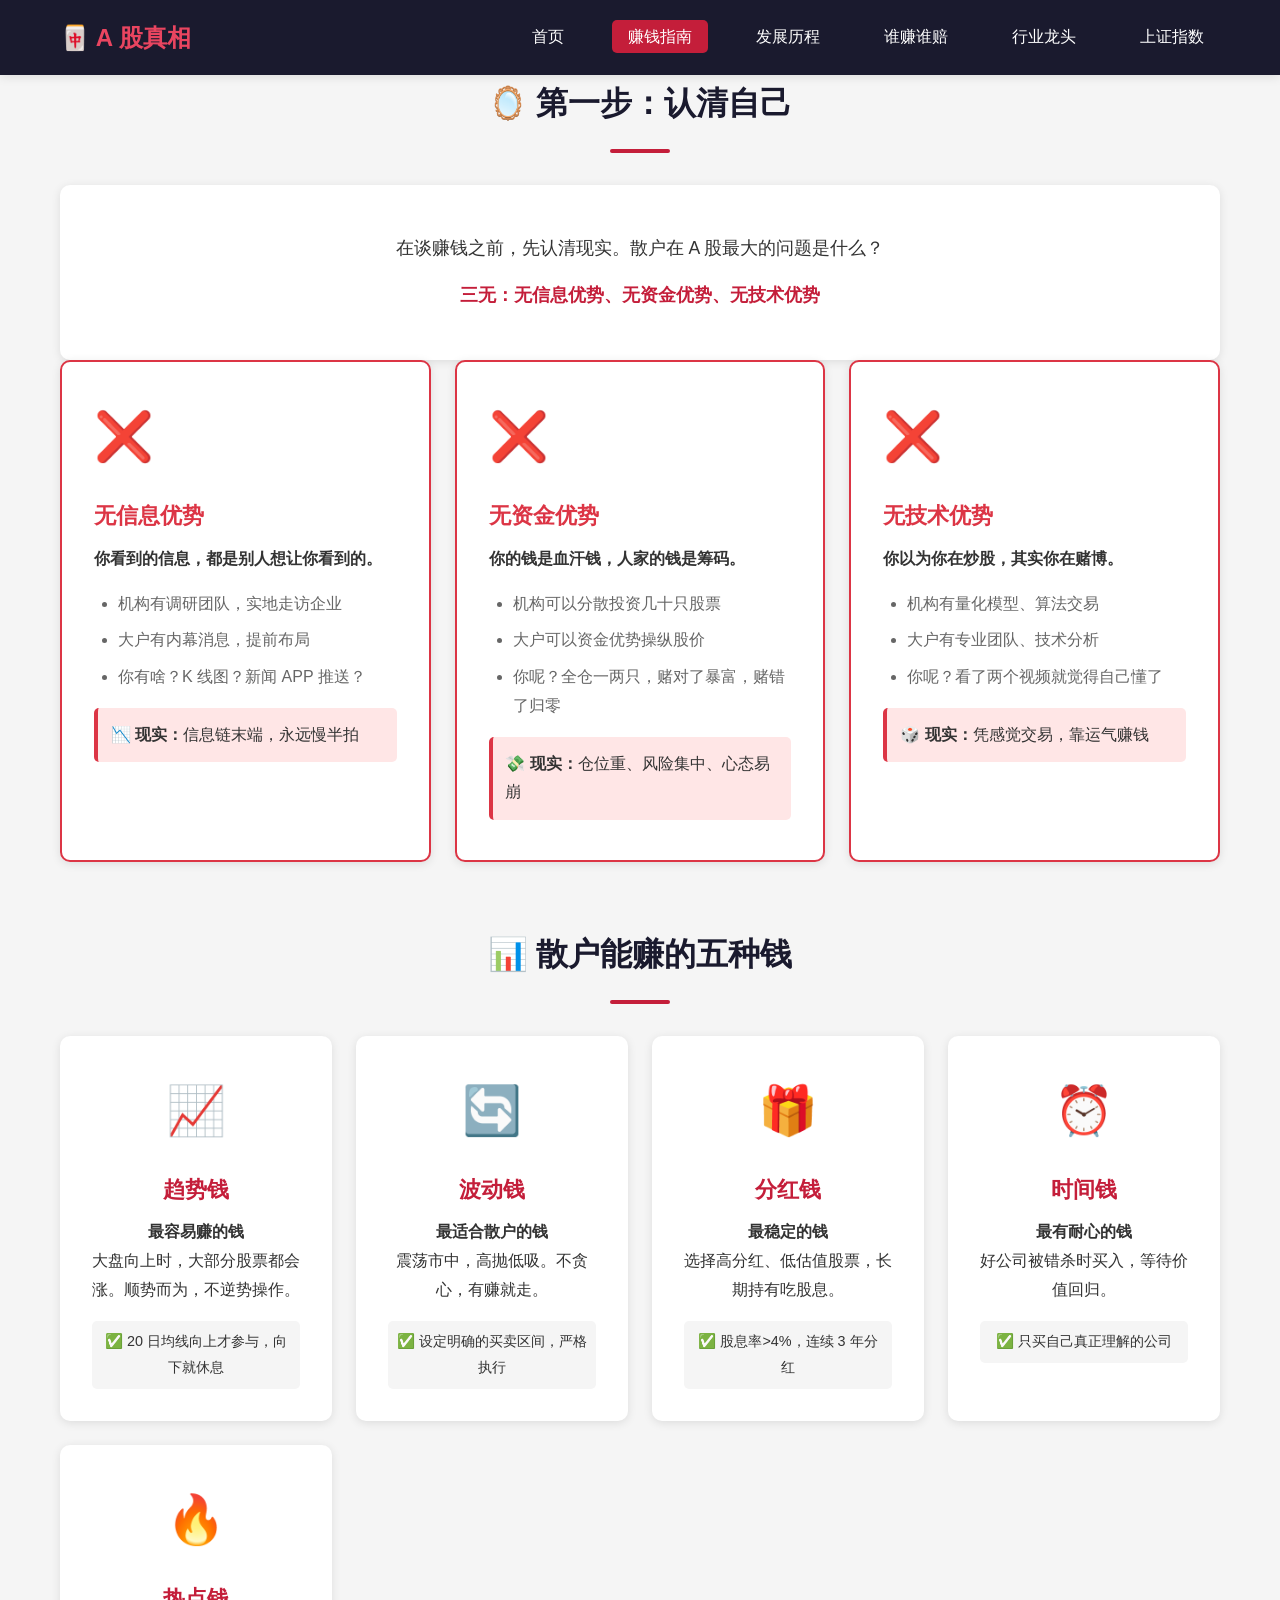
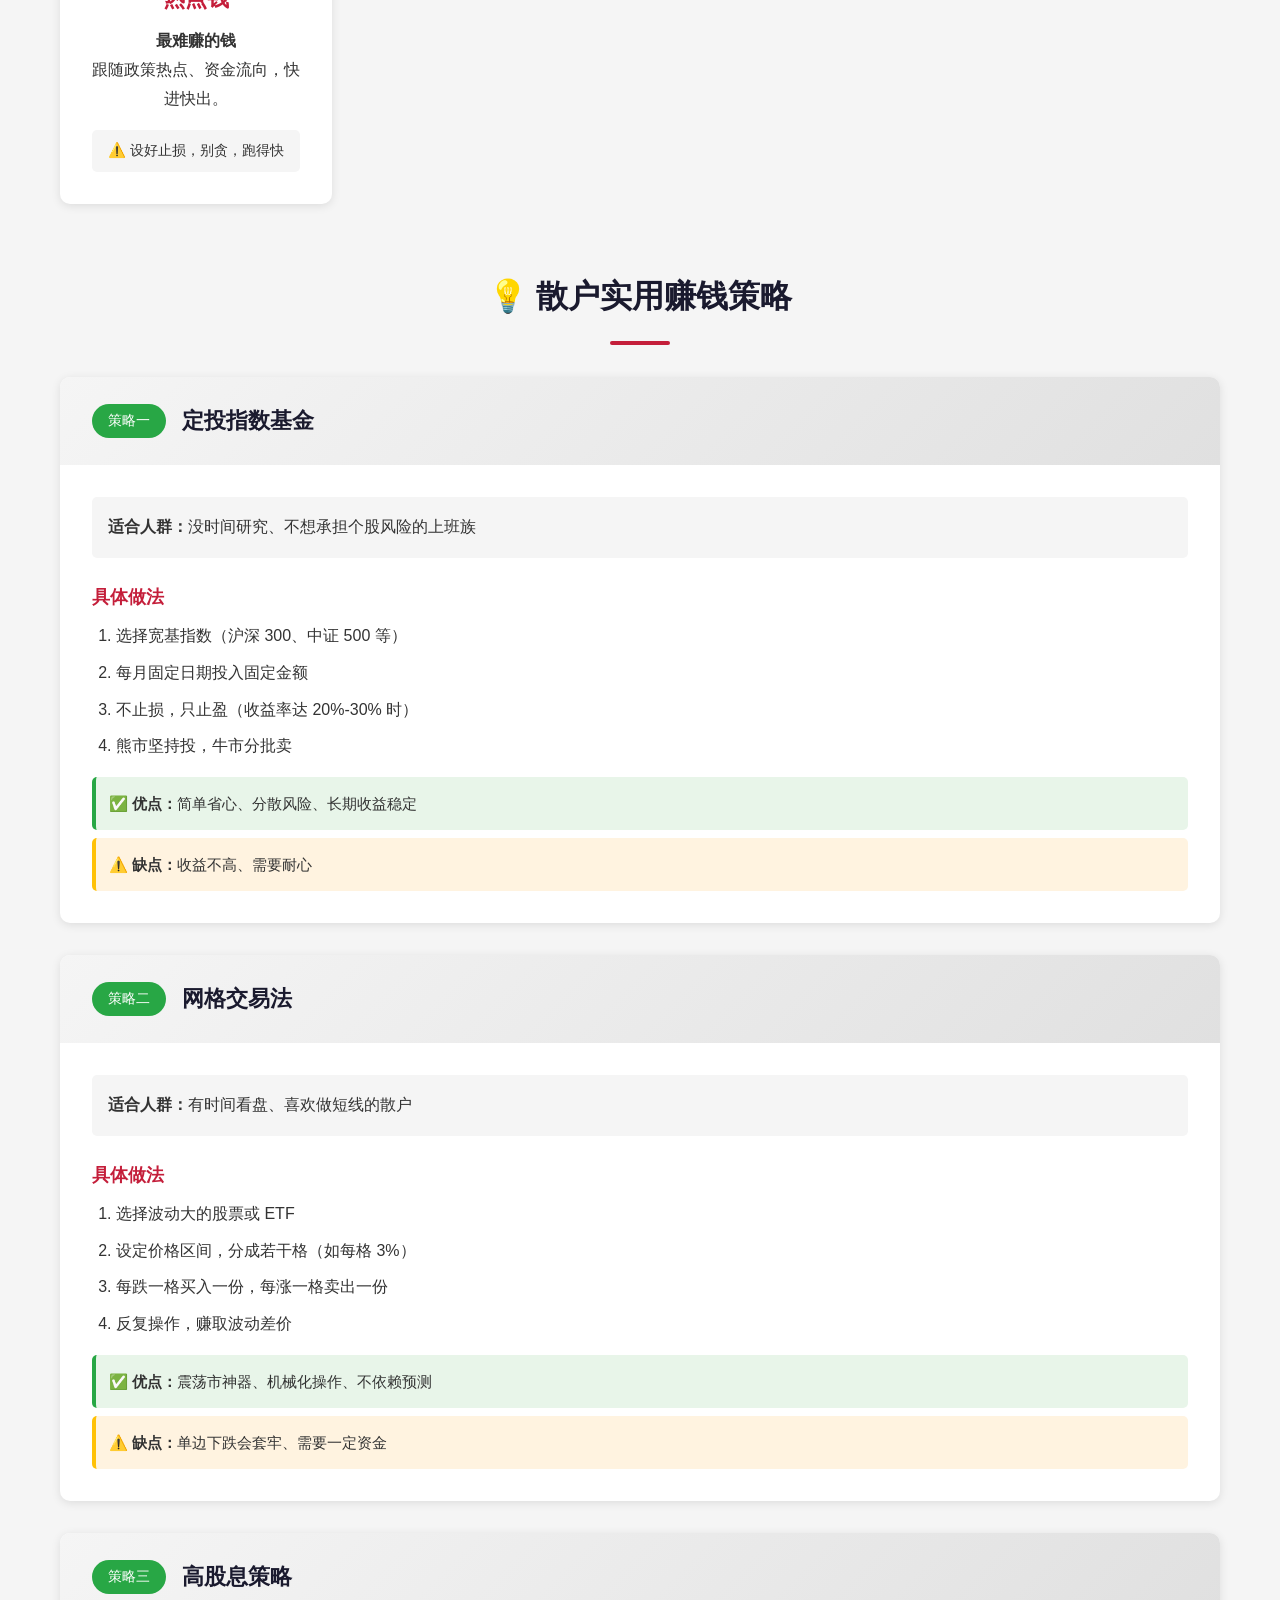
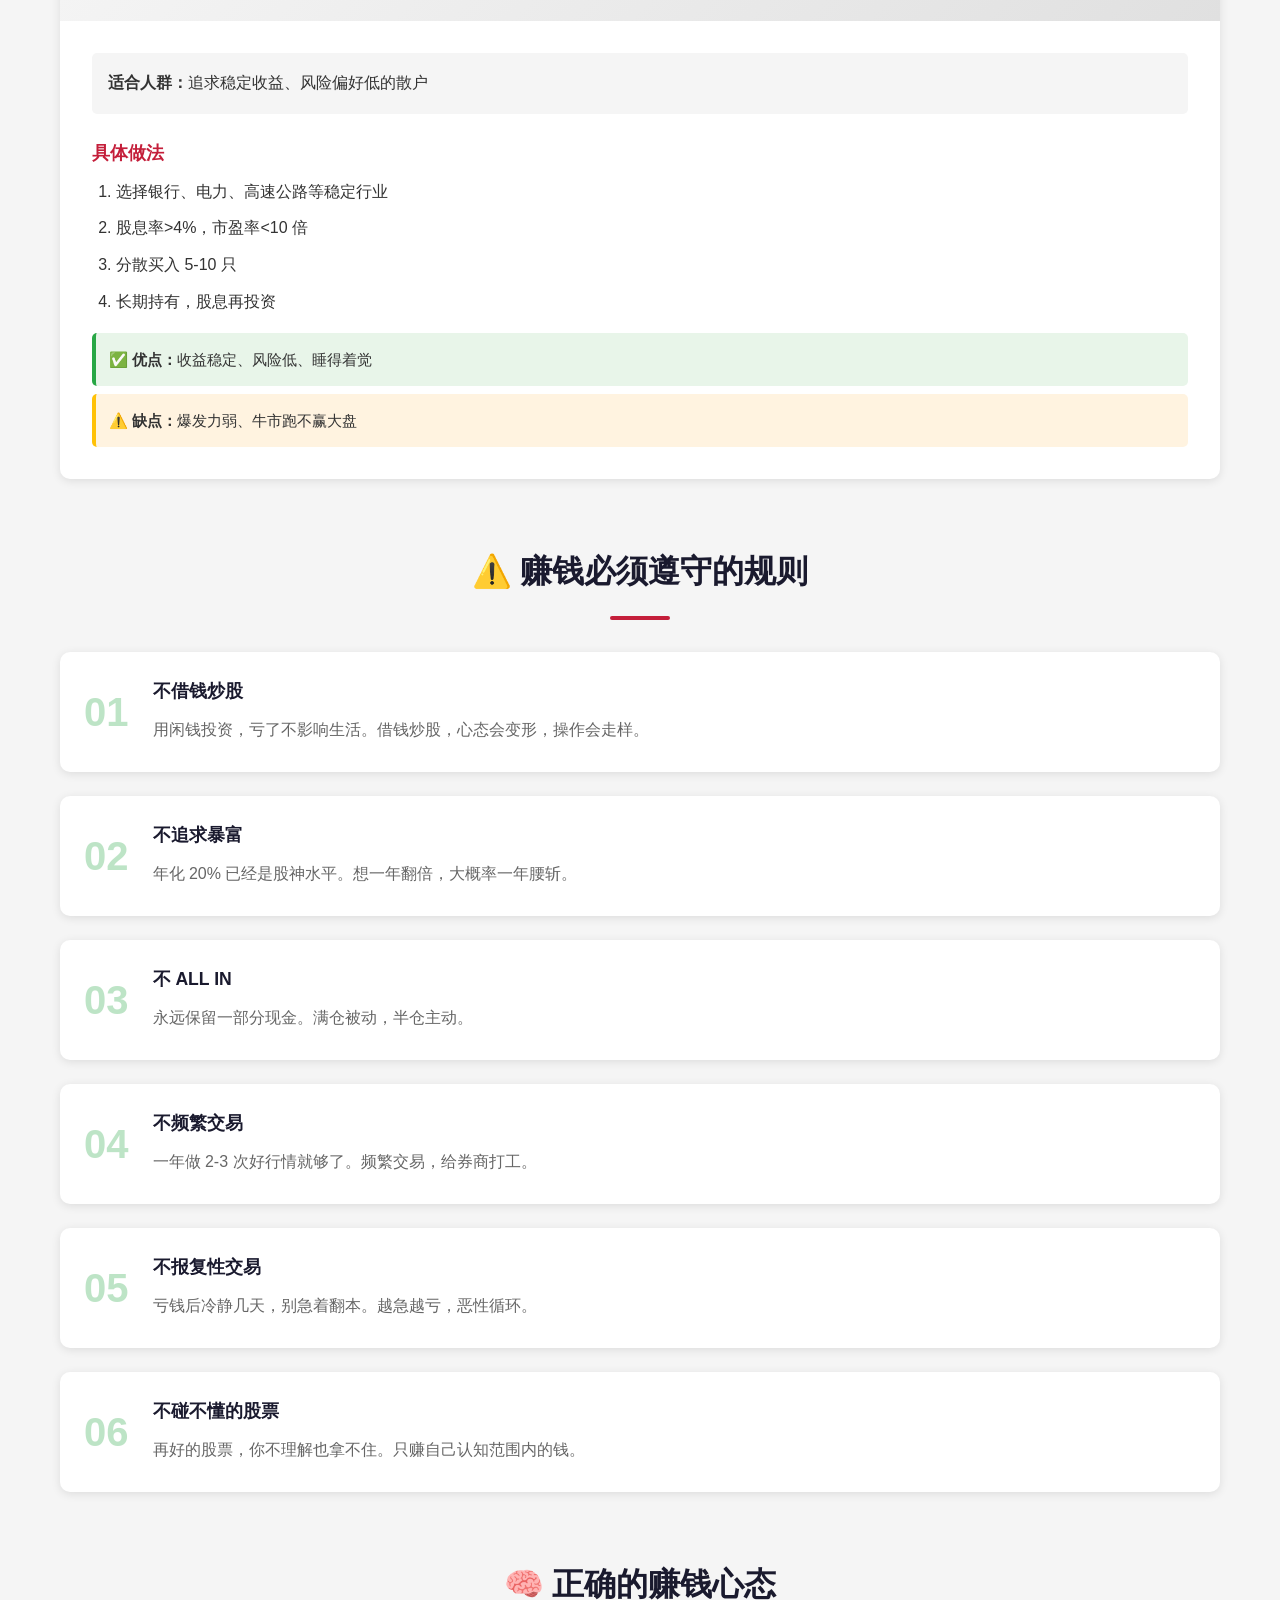
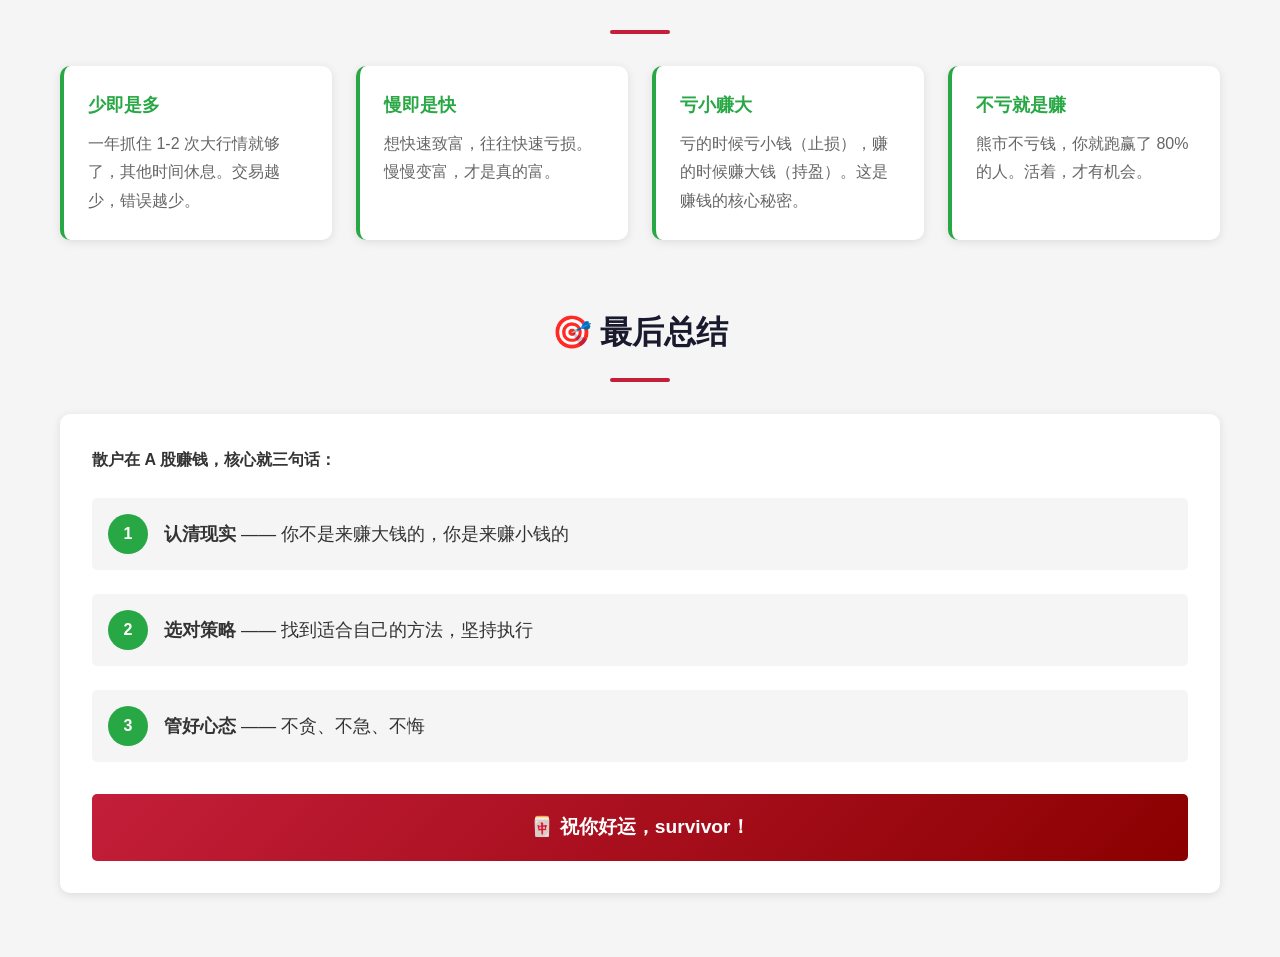
<file: profit-guide.html>
<!DOCTYPE html>
<html lang="zh-CN">
<head>
    <meta charset="UTF-8">
    <meta name="viewport" content="width=device-width, initial-scale=1.0">
    <title>赚钱指南 - A 股真相</title>
    <link rel="stylesheet" href="css/style.css">
</head>
<body>
    <nav class="navbar">
        <div class="container">
            <div class="logo">🀄 A 股真相</div>
            <ul class="nav-links">
                <li><a href="index.html">首页</a></li>
                <li><a href="profit-guide.html" class="active">赚钱指南</a></li>
                <li><a href="history.html">发展历程</a></li>
                <li><a href="who-profits.html">谁赚谁赔</a></li>
                <li><a href="leaders.html">行业龙头</a></li>
                <li><a href="shanghai-index.html">上证指数</a></li>
            </ul>
        </div>
    </nav>

    <main class="container">
        <!-- 第一部分：认清自己 -->
        <section class="know-yourself">
            <h2>🪞 第一步：认清自己</h2>
            <div class="intro-box">
                <p>在谈赚钱之前，先认清现实。散户在 A 股最大的问题是什么？</p>
                <p class="highlight"><strong>三无：无信息优势、无资金优势、无技术优势</strong></p>
            </div>

            <div class="wusan-grid">
                <div class="wusan-card">
                    <div class="wusan-icon">❌</div>
                    <h3>无信息优势</h3>
                    <p><strong>你看到的信息，都是别人想让你看到的。</strong></p>
                    <ul>
                        <li>机构有调研团队，实地走访企业</li>
                        <li>大户有内幕消息，提前布局</li>
                        <li>你有啥？K 线图？新闻 APP 推送？</li>
                    </ul>
                    <p class="wusan-reality">📉 <strong>现实：</strong>信息链末端，永远慢半拍</p>
                </div>
                <div class="wusan-card">
                    <div class="wusan-icon">❌</div>
                    <h3>无资金优势</h3>
                    <p><strong>你的钱是血汗钱，人家的钱是筹码。</strong></p>
                    <ul>
                        <li>机构可以分散投资几十只股票</li>
                        <li>大户可以资金优势操纵股价</li>
                        <li>你呢？全仓一两只，赌对了暴富，赌错了归零</li>
                    </ul>
                    <p class="wusan-reality">💸 <strong>现实：</strong>仓位重、风险集中、心态易崩</p>
                </div>
                <div class="wusan-card">
                    <div class="wusan-icon">❌</div>
                    <h3>无技术优势</h3>
                    <p><strong>你以为你在炒股，其实你在赌博。</strong></p>
                    <ul>
                        <li>机构有量化模型、算法交易</li>
                        <li>大户有专业团队、技术分析</li>
                        <li>你呢？看了两个视频就觉得自己懂了</li>
                    </ul>
                    <p class="wusan-reality">🎲 <strong>现实：</strong>凭感觉交易，靠运气赚钱</p>
                </div>
            </div>
        </section>

        <!-- 第二部分：散户能赚什么钱 -->
        <section class="money-types">
            <h2>📊 散户能赚的五种钱</h2>
            <div class="money-grid">
                <div class="money-card">
                    <div class="money-icon">📈</div>
                    <h3>趋势钱</h3>
                    <p><strong>最容易赚的钱</strong></p>
                    <p>大盘向上时，大部分股票都会涨。顺势而为，不逆势操作。</p>
                    <p class="tip">✅ 20 日均线向上才参与，向下就休息</p>
                </div>
                <div class="money-card">
                    <div class="money-icon">🔄</div>
                    <h3>波动钱</h3>
                    <p><strong>最适合散户的钱</strong></p>
                    <p>震荡市中，高抛低吸。不贪心，有赚就走。</p>
                    <p class="tip">✅ 设定明确的买卖区间，严格执行</p>
                </div>
                <div class="money-card">
                    <div class="money-icon">🎁</div>
                    <h3>分红钱</h3>
                    <p><strong>最稳定的钱</strong></p>
                    <p>选择高分红、低估值股票，长期持有吃股息。</p>
                    <p class="tip">✅ 股息率>4%，连续 3 年分红</p>
                </div>
                <div class="money-card">
                    <div class="money-icon">⏰</div>
                    <h3>时间钱</h3>
                    <p><strong>最有耐心的钱</strong></p>
                    <p>好公司被错杀时买入，等待价值回归。</p>
                    <p class="tip">✅ 只买自己真正理解的公司</p>
                </div>
                <div class="money-card">
                    <div class="money-icon">🔥</div>
                    <h3>热点钱</h3>
                    <p><strong>最难赚的钱</strong></p>
                    <p>跟随政策热点、资金流向，快进快出。</p>
                    <p class="tip">⚠️ 设好止损，别贪，跑得快</p>
                </div>
            </div>
        </section>

        <!-- 第三部分：实用赚钱策略 -->
        <section class="profit-strategies">
            <h2>💡 散户实用赚钱策略</h2>

            <div class="strategy-card">
                <div class="strategy-header">
                    <span class="strategy-badge">策略一</span>
                    <h3>定投指数基金</h3>
                </div>
                <div class="strategy-content">
                    <div class="strategy-desc">
                        <p><strong>适合人群：</strong>没时间研究、不想承担个股风险的上班族</p>
                    </div>
                    <div class="strategy-steps">
                        <h4>具体做法</h4>
                        <ol>
                            <li>选择宽基指数（沪深 300、中证 500 等）</li>
                            <li>每月固定日期投入固定金额</li>
                            <li>不止损，只止盈（收益率达 20%-30% 时）</li>
                            <li>熊市坚持投，牛市分批卖</li>
                        </ol>
                    </div>
                    <div class="strategy-pros-cons">
                        <div class="pros"><strong>✅ 优点：</strong>简单省心、分散风险、长期收益稳定</div>
                        <div class="cons"><strong>⚠️ 缺点：</strong>收益不高、需要耐心</div>
                    </div>
                </div>
            </div>

            <div class="strategy-card">
                <div class="strategy-header">
                    <span class="strategy-badge">策略二</span>
                    <h3>网格交易法</h3>
                </div>
                <div class="strategy-content">
                    <div class="strategy-desc">
                        <p><strong>适合人群：</strong>有时间看盘、喜欢做短线的散户</p>
                    </div>
                    <div class="strategy-steps">
                        <h4>具体做法</h4>
                        <ol>
                            <li>选择波动大的股票或 ETF</li>
                            <li>设定价格区间，分成若干格（如每格 3%）</li>
                            <li>每跌一格买入一份，每涨一格卖出一份</li>
                            <li>反复操作，赚取波动差价</li>
                        </ol>
                    </div>
                    <div class="strategy-pros-cons">
                        <div class="pros"><strong>✅ 优点：</strong>震荡市神器、机械化操作、不依赖预测</div>
                        <div class="cons"><strong>⚠️ 缺点：</strong>单边下跌会套牢、需要一定资金</div>
                    </div>
                </div>
            </div>

            <div class="strategy-card">
                <div class="strategy-header">
                    <span class="strategy-badge">策略三</span>
                    <h3>高股息策略</h3>
                </div>
                <div class="strategy-content">
                    <div class="strategy-desc">
                        <p><strong>适合人群：</strong>追求稳定收益、风险偏好低的散户</p>
                    </div>
                    <div class="strategy-steps">
                        <h4>具体做法</h4>
                        <ol>
                            <li>选择银行、电力、高速公路等稳定行业</li>
                            <li>股息率>4%，市盈率<10 倍</li>
                            <li>分散买入 5-10 只</li>
                            <li>长期持有，股息再投资</li>
                        </ol>
                    </div>
                    <div class="strategy-pros-cons">
                        <div class="pros"><strong>✅ 优点：</strong>收益稳定、风险低、睡得着觉</div>
                        <div class="cons"><strong>⚠️ 缺点：</strong>爆发力弱、牛市跑不赢大盘</div>
                    </div>
                </div>
            </div>
        </section>

        <!-- 第四部分：赚钱必须遵守的规则 -->
        <section class="profit-rules">
            <h2>⚠️ 赚钱必须遵守的规则</h2>
            <div class="rules-list">
                <div class="rule-item">
                    <span class="rule-num">01</span>
                    <div class="rule-content">
                        <h4>不借钱炒股</h4>
                        <p>用闲钱投资，亏了不影响生活。借钱炒股，心态会变形，操作会走样。</p>
                    </div>
                </div>
                <div class="rule-item">
                    <span class="rule-num">02</span>
                    <div class="rule-content">
                        <h4>不追求暴富</h4>
                        <p>年化 20% 已经是股神水平。想一年翻倍，大概率一年腰斩。</p>
                    </div>
                </div>
                <div class="rule-item">
                    <span class="rule-num">03</span>
                    <div class="rule-content">
                        <h4>不 ALL IN</h4>
                        <p>永远保留一部分现金。满仓被动，半仓主动。</p>
                    </div>
                </div>
                <div class="rule-item">
                    <span class="rule-num">04</span>
                    <div class="rule-content">
                        <h4>不频繁交易</h4>
                        <p>一年做 2-3 次好行情就够了。频繁交易，给券商打工。</p>
                    </div>
                </div>
                <div class="rule-item">
                    <span class="rule-num">05</span>
                    <div class="rule-content">
                        <h4>不报复性交易</h4>
                        <p>亏钱后冷静几天，别急着翻本。越急越亏，恶性循环。</p>
                    </div>
                </div>
                <div class="rule-item">
                    <span class="rule-num">06</span>
                    <div class="rule-content">
                        <h4>不碰不懂的股票</h4>
                        <p>再好的股票，你不理解也拿不住。只赚自己认知范围内的钱。</p>
                    </div>
                </div>
            </div>
        </section>

        <!-- 第五部分：正确心态 -->
        <section class="profit-mindset">
            <h2>🧠 正确的赚钱心态</h2>
            <div class="mindset-grid">
                <div class="mindset-card">
                    <h4>少即是多</h4>
                    <p>一年抓住 1-2 次大行情就够了，其他时间休息。交易越少，错误越少。</p>
                </div>
                <div class="mindset-card">
                    <h4>慢即是快</h4>
                    <p>想快速致富，往往快速亏损。慢慢变富，才是真的富。</p>
                </div>
                <div class="mindset-card">
                    <h4>亏小赚大</h4>
                    <p>亏的时候亏小钱（止损），赚的时候赚大钱（持盈）。这是赚钱的核心秘密。</p>
                </div>
                <div class="mindset-card">
                    <h4>不亏就是赚</h4>
                    <p>熊市不亏钱，你就跑赢了 80% 的人。活着，才有机会。</p>
                </div>
            </div>
        </section>

        <!-- 第六部分：总结 -->
        <section class="profit-summary">
            <h2>🎯 最后总结</h2>
            <div class="summary-content">
                <p><strong>散户在 A 股赚钱，核心就三句话：</strong></p>
                <div class="core-points">
                    <div class="core-point">
                        <span class="point-num">1</span>
                        <p><strong>认清现实</strong> —— 你不是来赚大钱的，你是来赚小钱的</p>
                    </div>
                    <div class="core-point">
                        <span class="point-num">2</span>
                        <p><strong>选对策略</strong> —— 找到适合自己的方法，坚持执行</p>
                    </div>
                    <div class="core-point">
                        <span class="point-num">3</span>
                        <p><strong>管好心态</strong> —— 不贪、不急、不悔</p>
                    </div>
                </div>
                <p class="final-word">🀄 <strong>祝你好运，survivor！</strong></p>
            </div>
        </section>
    </main>

    <script src="js/main.js"></script>
</body>
</html>
</file>
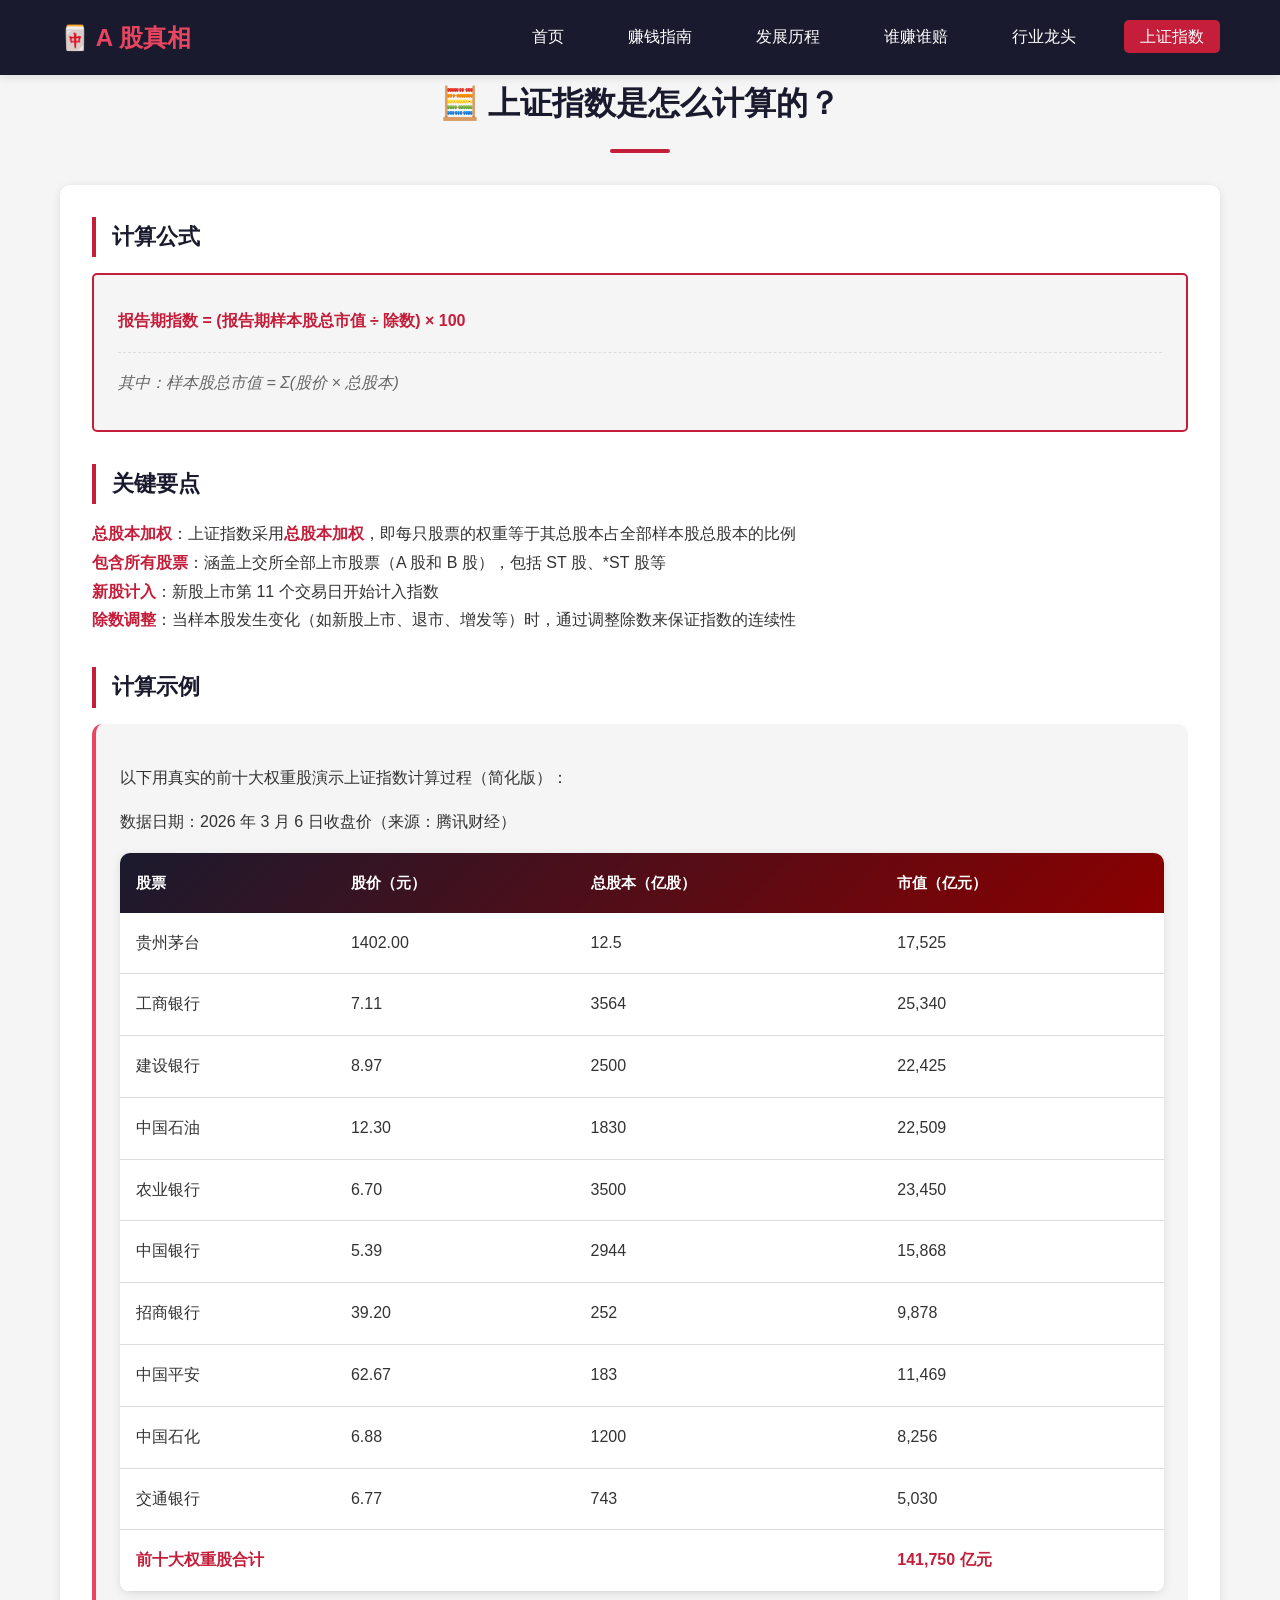
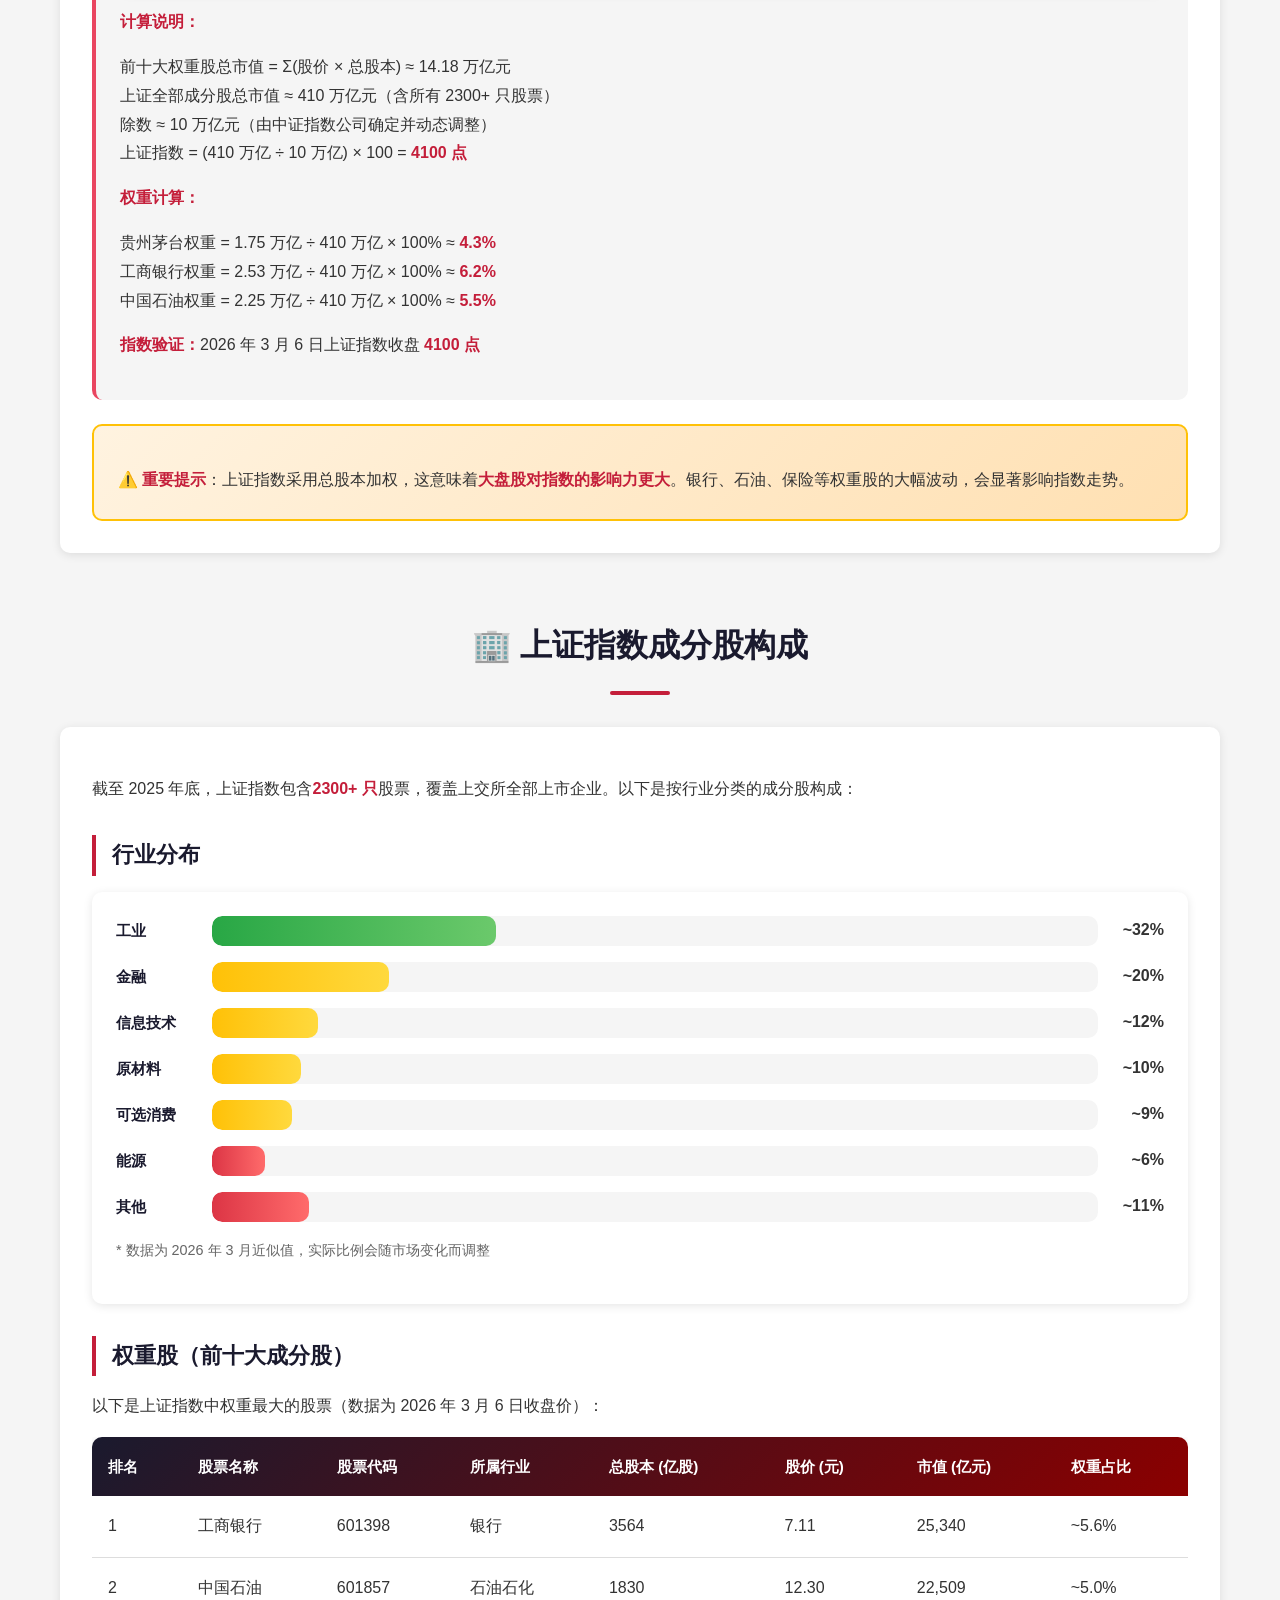
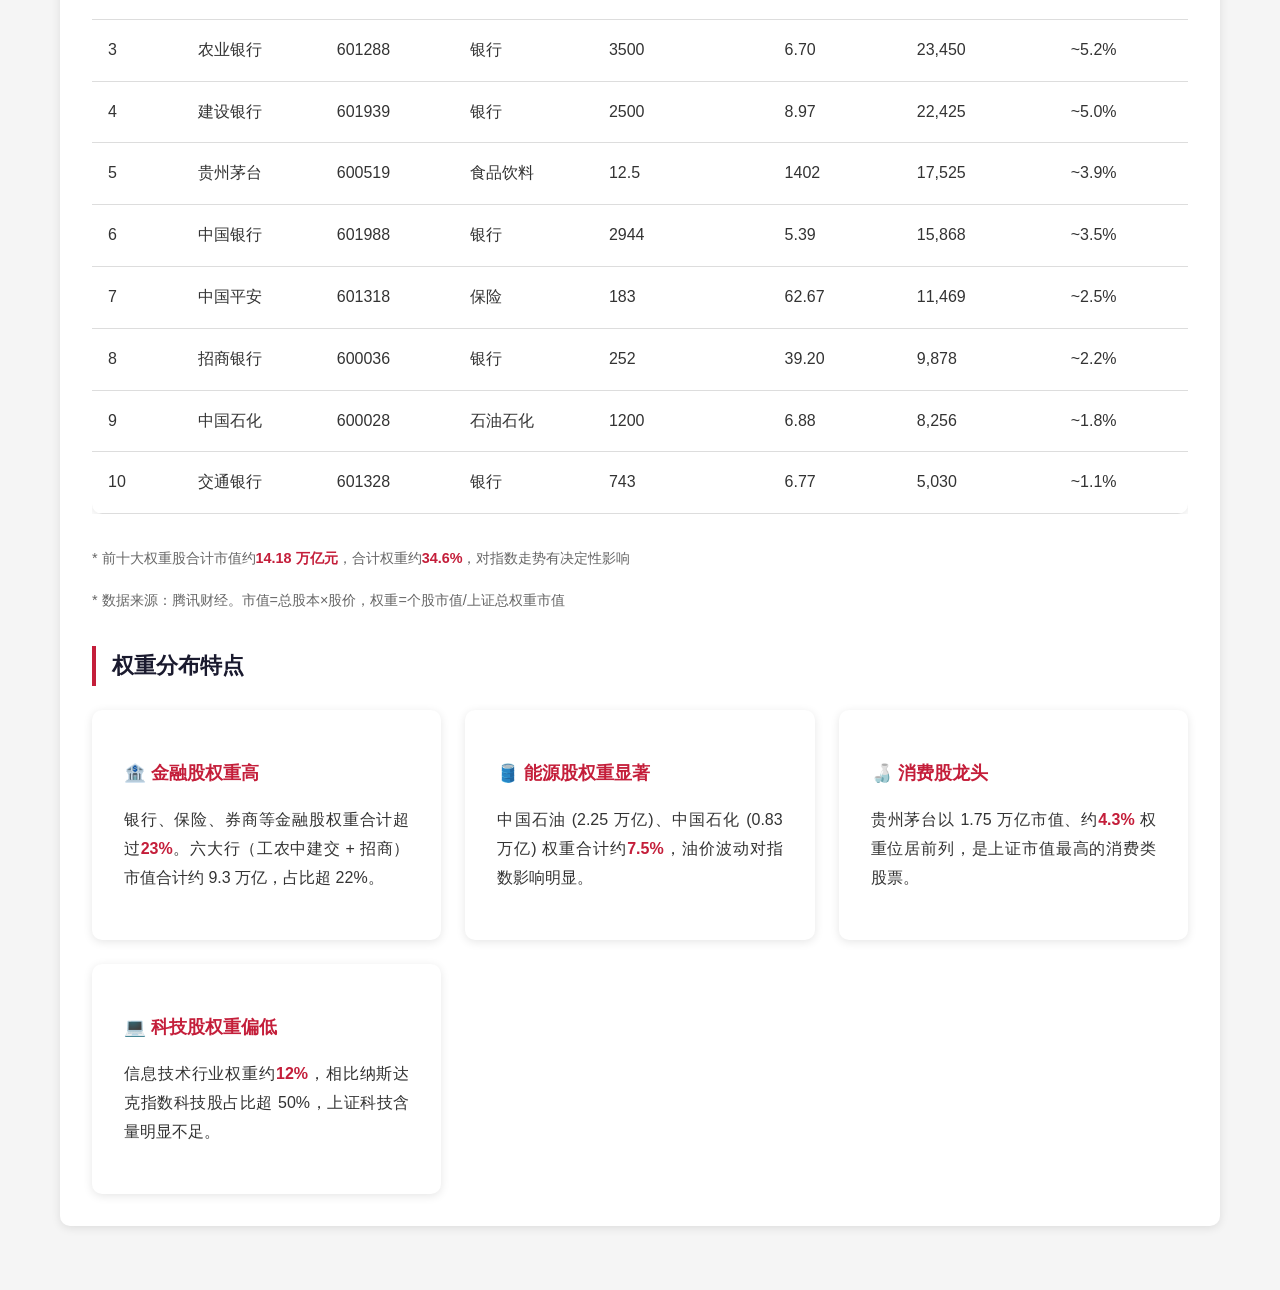
<file: shanghai-index.html>
<!DOCTYPE html>
<html lang="zh-CN">
<head>
    <meta charset="UTF-8">
    <meta name="viewport" content="width=device-width, initial-scale=1.0">
    <title>上证指数详解 - A 股真相</title>
    <link rel="stylesheet" href="css/style.css">
</head>
<body>
    <nav class="navbar">
        <div class="container">
            <div class="logo">🀄 A 股真相</div>
            <ul class="nav-links">
                <li><a href="index.html">首页</a></li>
                <li><a href="profit-guide.html">赚钱指南</a></li>
                <li><a href="history.html">发展历程</a></li>
                <li><a href="who-profits.html">谁赚谁赔</a></li>
                <li><a href="leaders.html">行业龙头</a></li>
                <li><a href="shanghai-index.html" class="active">上证指数</a></li>
            </ul>
        </div>
    </nav>

    <main class="container">
        <section class="calculation-section">
            <h2>🧮 上证指数是怎么计算的？</h2>
            <div class="content-box">
                <h3>计算公式</h3>
                <div class="formula-box">
                    <p><strong>报告期指数 = (报告期样本股总市值 ÷ 除数) × 100</strong></p>
                    <p class="example">其中：样本股总市值 = Σ(股价 × 总股本)</p>
                </div>

                <h3>关键要点</h3>
                <ul class="guide-list">
                    <li><strong>总股本加权</strong>：上证指数采用<strong>总股本加权</strong>，即每只股票的权重等于其总股本占全部样本股总股本的比例</li>
                    <li><strong>包含所有股票</strong>：涵盖上交所全部上市股票（A 股和 B 股），包括 ST 股、*ST 股等</li>
                    <li><strong>新股计入</strong>：新股上市第 11 个交易日开始计入指数</li>
                    <li><strong>除数调整</strong>：当样本股发生变化（如新股上市、退市、增发等）时，通过调整除数来保证指数的连续性</li>
                </ul>

                <h3>计算示例</h3>
                <div class="example-box">
                    <p>以下用真实的前十大权重股演示上证指数计算过程（简化版）：</p>
                    <p class="example" style="margin-bottom: 1rem;">数据日期：2026 年 3 月 6 日收盘价（来源：腾讯财经）</p>
                    <table class="data-table">
                        <thead>
                            <tr>
                                <th>股票</th>
                                <th>股价（元）</th>
                                <th>总股本（亿股）</th>
                                <th>市值（亿元）</th>
                            </tr>
                        </thead>
                        <tbody>
                            <tr>
                                <td>贵州茅台</td>
                                <td>1402.00</td>
                                <td>12.5</td>
                                <td>17,525</td>
                            </tr>
                            <tr>
                                <td>工商银行</td>
                                <td>7.11</td>
                                <td>3564</td>
                                <td>25,340</td>
                            </tr>
                            <tr>
                                <td>建设银行</td>
                                <td>8.97</td>
                                <td>2500</td>
                                <td>22,425</td>
                            </tr>
                            <tr>
                                <td>中国石油</td>
                                <td>12.30</td>
                                <td>1830</td>
                                <td>22,509</td>
                            </tr>
                            <tr>
                                <td>农业银行</td>
                                <td>6.70</td>
                                <td>3500</td>
                                <td>23,450</td>
                            </tr>
                            <tr>
                                <td>中国银行</td>
                                <td>5.39</td>
                                <td>2944</td>
                                <td>15,868</td>
                            </tr>
                            <tr>
                                <td>招商银行</td>
                                <td>39.20</td>
                                <td>252</td>
                                <td>9,878</td>
                            </tr>
                            <tr>
                                <td>中国平安</td>
                                <td>62.67</td>
                                <td>183</td>
                                <td>11,469</td>
                            </tr>
                            <tr>
                                <td>中国石化</td>
                                <td>6.88</td>
                                <td>1200</td>
                                <td>8,256</td>
                            </tr>
                            <tr>
                                <td>交通银行</td>
                                <td>6.77</td>
                                <td>743</td>
                                <td>5,030</td>
                            </tr>
                            <tr>
                                <td colspan="3"><strong>前十大权重股合计</strong></td>
                                <td><strong>141,750 亿元</strong></td>
                            </tr>
                        </tbody>
                    </table>
                    <p class="example" style="margin-top: 1rem;"><strong>计算说明：</strong></p>
                    <ul class="guide-list" style="margin-top: 0.5rem;">
                        <li>前十大权重股总市值 = Σ(股价 × 总股本) ≈ 14.18 万亿元</li>
                        <li>上证全部成分股总市值 ≈ 410 万亿元（含所有 2300+ 只股票）</li>
                        <li>除数 ≈ 10 万亿元（由中证指数公司确定并动态调整）</li>
                        <li>上证指数 = (410 万亿 ÷ 10 万亿) × 100 = <strong>4100 点</strong></li>
                    </ul>
                    <p class="example" style="margin-top: 1rem;"><strong>权重计算：</strong></p>
                    <ul class="guide-list" style="margin-top: 0.5rem;">
                        <li>贵州茅台权重 = 1.75 万亿 ÷ 410 万亿 × 100% ≈ <strong>4.3%</strong></li>
                        <li>工商银行权重 = 2.53 万亿 ÷ 410 万亿 × 100% ≈ <strong>6.2%</strong></li>
                        <li>中国石油权重 = 2.25 万亿 ÷ 410 万亿 × 100% ≈ <strong>5.5%</strong></li>
                    </ul>
                    <p class="example" style="margin-top: 1rem;"><strong>指数验证：</strong>2026 年 3 月 6 日上证指数收盘 <strong>4100 点</strong></p>
                </div>

                <div class="warning-box" style="margin-top: 1.5rem;">
                    <p>⚠️ <strong>重要提示</strong>：上证指数采用总股本加权，这意味着<strong>大盘股对指数的影响力更大</strong>。银行、石油、保险等权重股的大幅波动，会显著影响指数走势。</p>
                </div>
            </div>
        </section>

        <section class="components-section">
            <h2>🏢 上证指数成分股构成</h2>
            <div class="content-box">
                <p>截至 2025 年底，上证指数包含<strong>2300+ 只</strong>股票，覆盖上交所全部上市企业。以下是按行业分类的成分股构成：</p>
                
                <h3>行业分布</h3>
                <div class="bar-chart-container">
                    <div class="bar-item">
                        <span class="bar-label">工业</span>
                        <div class="bar-wrapper">
                            <div class="bar bar-high" style="width: 32%;"></div>
                        </div>
                        <span class="bar-value">~32%</span>
                    </div>
                    <div class="bar-item">
                        <span class="bar-label">金融</span>
                        <div class="bar-wrapper">
                            <div class="bar bar-medium" style="width: 20%;"></div>
                        </div>
                        <span class="bar-value">~20%</span>
                    </div>
                    <div class="bar-item">
                        <span class="bar-label">信息技术</span>
                        <div class="bar-wrapper">
                            <div class="bar bar-medium" style="width: 12%;"></div>
                        </div>
                        <span class="bar-value">~12%</span>
                    </div>
                    <div class="bar-item">
                        <span class="bar-label">原材料</span>
                        <div class="bar-wrapper">
                            <div class="bar bar-medium" style="width: 10%;"></div>
                        </div>
                        <span class="bar-value">~10%</span>
                    </div>
                    <div class="bar-item">
                        <span class="bar-label">可选消费</span>
                        <div class="bar-wrapper">
                            <div class="bar bar-medium" style="width: 9%;"></div>
                        </div>
                        <span class="bar-value">~9%</span>
                    </div>
                    <div class="bar-item">
                        <span class="bar-label">能源</span>
                        <div class="bar-wrapper">
                            <div class="bar bar-low" style="width: 6%;"></div>
                        </div>
                        <span class="bar-value">~6%</span>
                    </div>
                    <div class="bar-item">
                        <span class="bar-label">其他</span>
                        <div class="bar-wrapper">
                            <div class="bar bar-low" style="width: 11%;"></div>
                        </div>
                        <span class="bar-value">~11%</span>
                    </div>
                    <p class="chart-note">* 数据为 2026 年 3 月近似值，实际比例会随市场变化而调整</p>
                </div>

                <h3>权重股（前十大成分股）</h3>
                <p>以下是上证指数中权重最大的股票（数据为 2026 年 3 月 6 日收盘价）：</p>
                <div class="table-container">
                    <table class="data-table">
                        <thead>
                            <tr>
                                <th>排名</th>
                                <th>股票名称</th>
                                <th>股票代码</th>
                                <th>所属行业</th>
                                <th>总股本 (亿股)</th>
                                <th>股价 (元)</th>
                                <th>市值 (亿元)</th>
                                <th>权重占比</th>
                            </tr>
                        </thead>
                        <tbody>
                            <tr>
                                <td>1</td>
                                <td>工商银行</td>
                                <td>601398</td>
                                <td>银行</td>
                                <td>3564</td>
                                <td>7.11</td>
                                <td>25,340</td>
                                <td>~5.6%</td>
                            </tr>
                            <tr>
                                <td>2</td>
                                <td>中国石油</td>
                                <td>601857</td>
                                <td>石油石化</td>
                                <td>1830</td>
                                <td>12.30</td>
                                <td>22,509</td>
                                <td>~5.0%</td>
                            </tr>
                            <tr>
                                <td>3</td>
                                <td>农业银行</td>
                                <td>601288</td>
                                <td>银行</td>
                                <td>3500</td>
                                <td>6.70</td>
                                <td>23,450</td>
                                <td>~5.2%</td>
                            </tr>
                            <tr>
                                <td>4</td>
                                <td>建设银行</td>
                                <td>601939</td>
                                <td>银行</td>
                                <td>2500</td>
                                <td>8.97</td>
                                <td>22,425</td>
                                <td>~5.0%</td>
                            </tr>
                            <tr>
                                <td>5</td>
                                <td>贵州茅台</td>
                                <td>600519</td>
                                <td>食品饮料</td>
                                <td>12.5</td>
                                <td>1402</td>
                                <td>17,525</td>
                                <td>~3.9%</td>
                            </tr>
                            <tr>
                                <td>6</td>
                                <td>中国银行</td>
                                <td>601988</td>
                                <td>银行</td>
                                <td>2944</td>
                                <td>5.39</td>
                                <td>15,868</td>
                                <td>~3.5%</td>
                            </tr>
                            <tr>
                                <td>7</td>
                                <td>中国平安</td>
                                <td>601318</td>
                                <td>保险</td>
                                <td>183</td>
                                <td>62.67</td>
                                <td>11,469</td>
                                <td>~2.5%</td>
                            </tr>
                            <tr>
                                <td>8</td>
                                <td>招商银行</td>
                                <td>600036</td>
                                <td>银行</td>
                                <td>252</td>
                                <td>39.20</td>
                                <td>9,878</td>
                                <td>~2.2%</td>
                            </tr>
                            <tr>
                                <td>9</td>
                                <td>中国石化</td>
                                <td>600028</td>
                                <td>石油石化</td>
                                <td>1200</td>
                                <td>6.88</td>
                                <td>8,256</td>
                                <td>~1.8%</td>
                            </tr>
                            <tr>
                                <td>10</td>
                                <td>交通银行</td>
                                <td>601328</td>
                                <td>银行</td>
                                <td>743</td>
                                <td>6.77</td>
                                <td>5,030</td>
                                <td>~1.1%</td>
                            </tr>
                        </tbody>
                    </table>
                </div>
                <p class="chart-note">* 前十大权重股合计市值约<strong>14.18 万亿元</strong>，合计权重约<strong>34.6%</strong>，对指数走势有决定性影响</p>
                <p class="chart-note">* 数据来源：腾讯财经。市值=总股本×股价，权重=个股市值/上证总权重市值</p>

                <h3>权重分布特点</h3>
                <div class="grid-2">
                    <div class="content-box">
                        <h4>🏦 金融股权重高</h4>
                        <p>银行、保险、券商等金融股权重合计超过<strong>23%</strong>。六大行（工农中建交 + 招商）市值合计约 9.3 万亿，占比超 22%。</p>
                    </div>
                    <div class="content-box">
                        <h4>🛢️ 能源股权重显著</h4>
                        <p>中国石油 (2.25 万亿)、中国石化 (0.83 万亿) 权重合计约<strong>7.5%</strong>，油价波动对指数影响明显。</p>
                    </div>
                    <div class="content-box">
                        <h4>🍶 消费股龙头</h4>
                        <p>贵州茅台以 1.75 万亿市值、约<strong>4.3%</strong> 权重位居前列，是上证市值最高的消费类股票。</p>
                    </div>
                    <div class="content-box">
                        <h4>💻 科技股权重偏低</h4>
                        <p>信息技术行业权重约<strong>12%</strong>，相比纳斯达克指数科技股占比超 50%，上证科技含量明显不足。</p>
                    </div>
                </div>
            </div>
        </section>
    </main>

    <script src="js/main.js"></script>
</body>
</html>
</file>
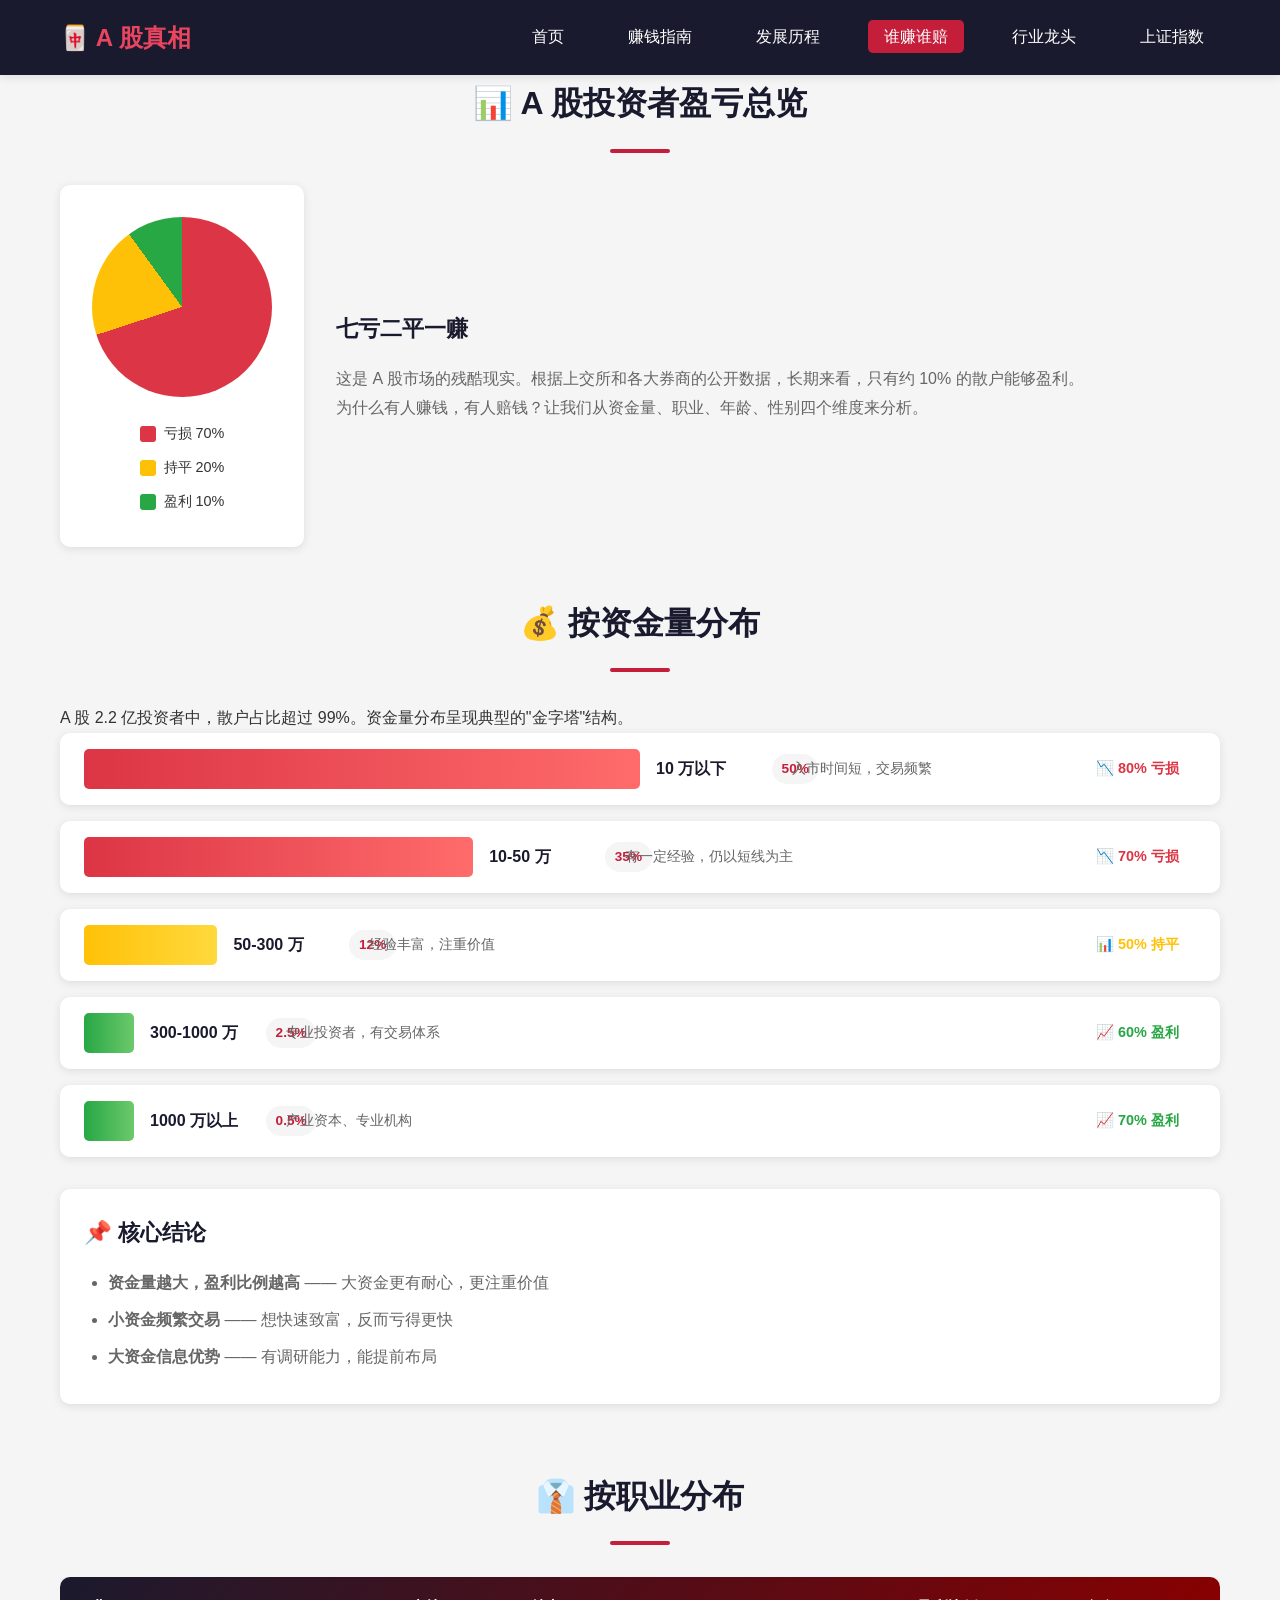
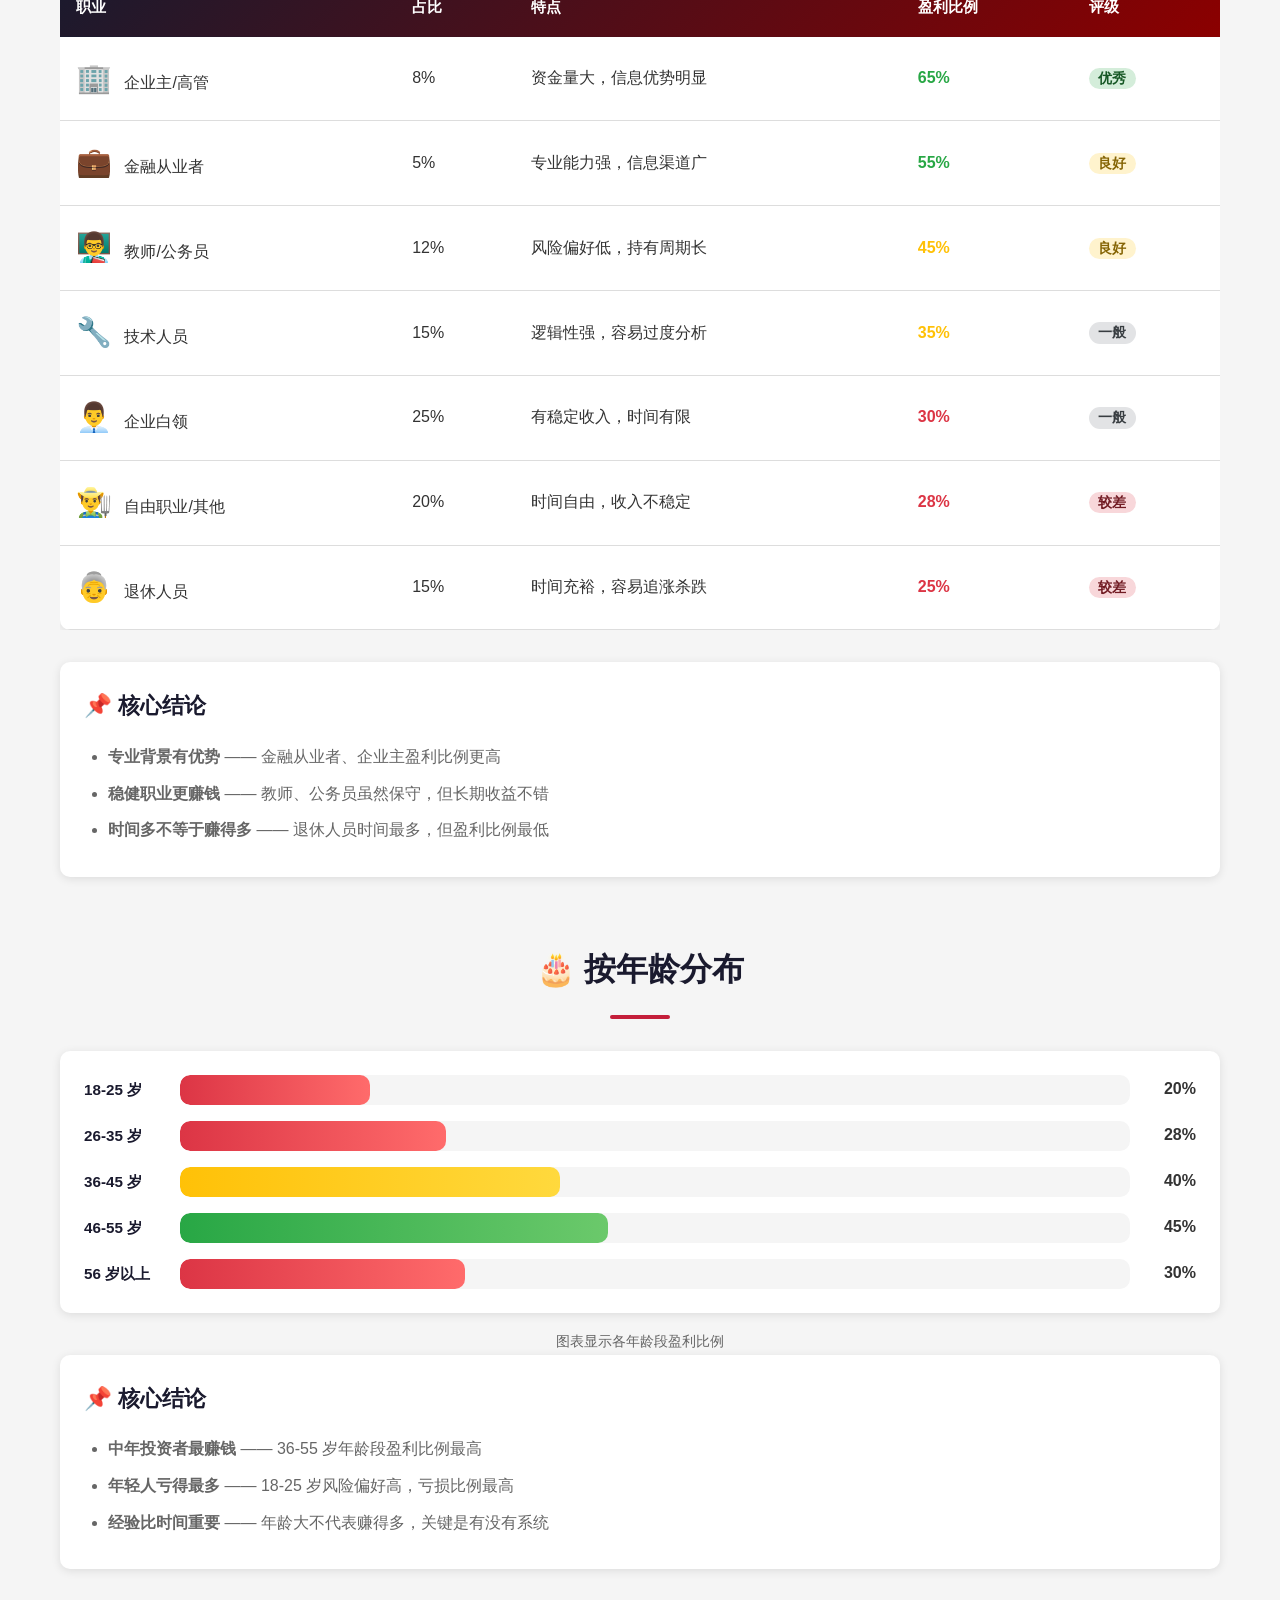
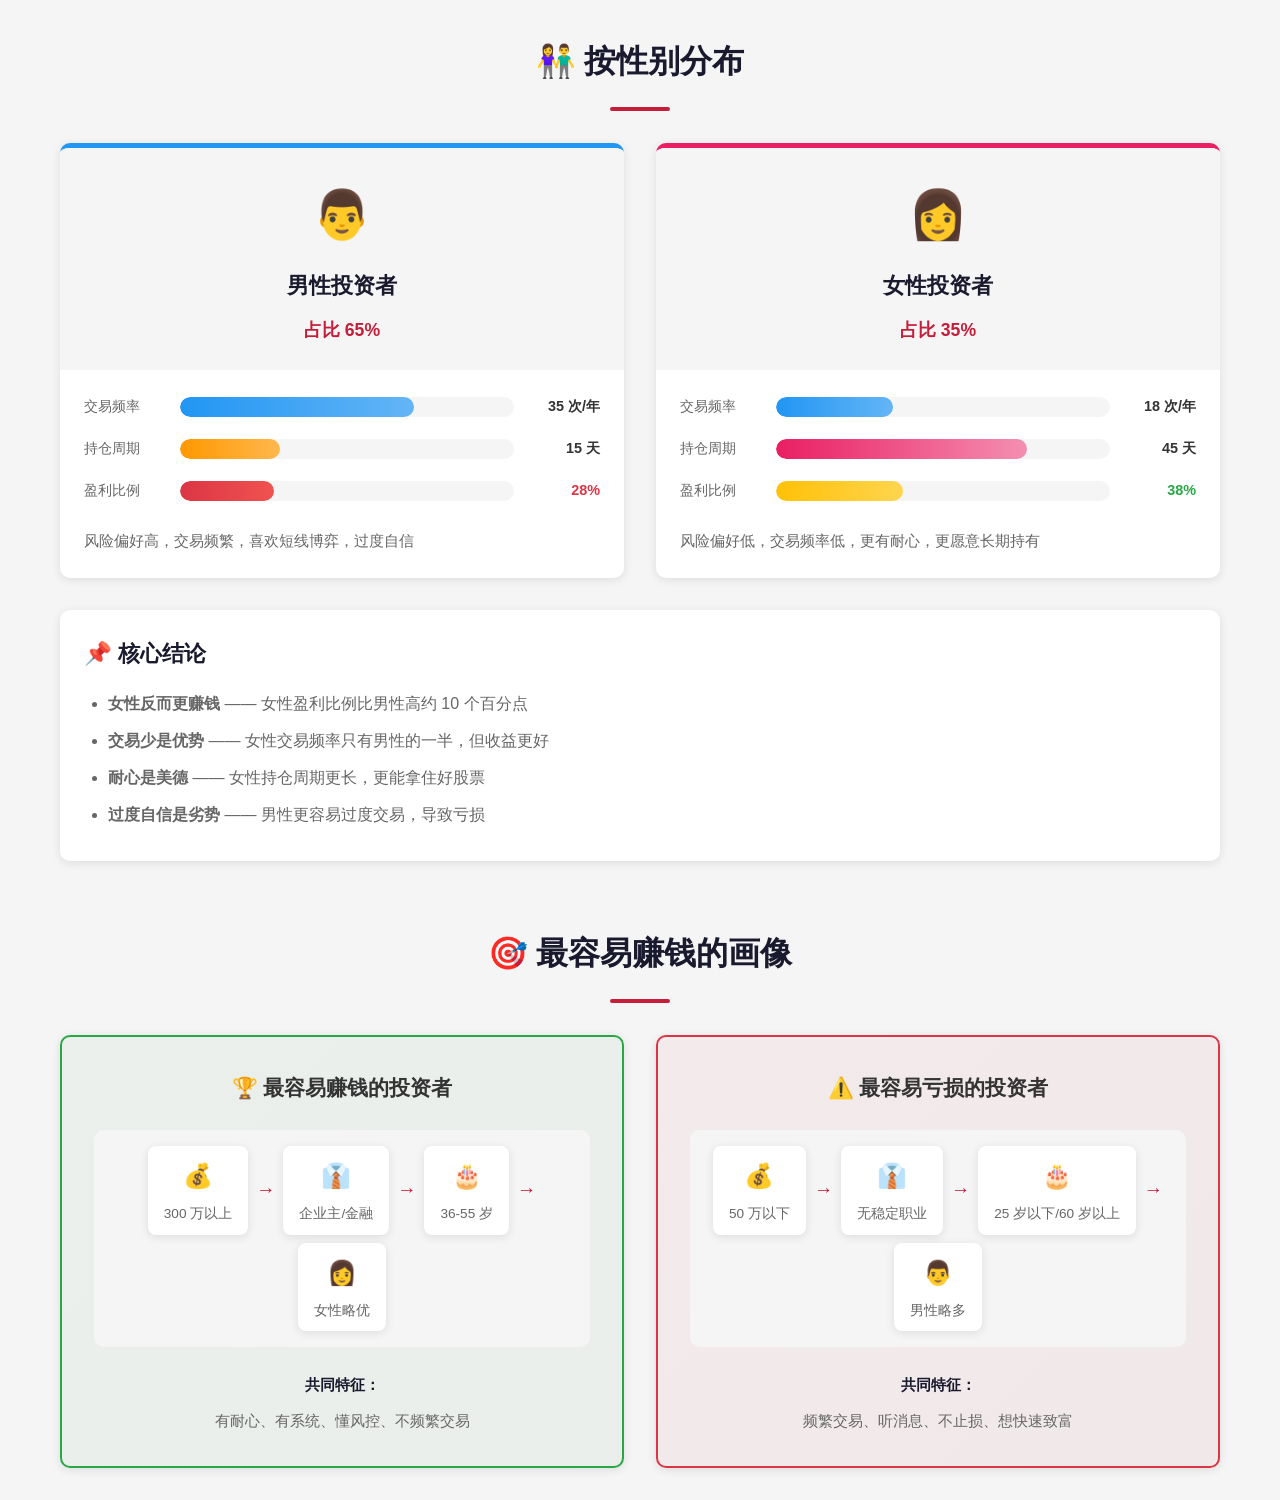
<file: who-profits.html>
<!DOCTYPE html>
<html lang="zh-CN">
<head>
    <meta charset="UTF-8">
    <meta name="viewport" content="width=device-width, initial-scale=1.0">
    <title>谁赚谁赔 - A 股真相</title>
    <link rel="stylesheet" href="css/style.css">
</head>
<body>
    <nav class="navbar">
        <div class="container">
            <div class="logo">🀄 A 股真相</div>
            <ul class="nav-links">
                <li><a href="index.html">首页</a></li>
                <li><a href="profit-guide.html">赚钱指南</a></li>
                <li><a href="history.html">发展历程</a></li>
                <li><a href="who-profits.html" class="active">谁赚谁赔</a></li>
                <li><a href="leaders.html">行业龙头</a></li>
                <li><a href="shanghai-index.html">上证指数</a></li>
            </ul>
        </div>
    </nav>

    <main class="container">
        <!-- 总览 -->
        <section class="overview-section">
            <h2>📊 A 股投资者盈亏总览</h2>
            <div class="overview-grid">
                <div class="overview-card">
                    <div class="pie-chart">
                        <div class="pie-segment loss" style="--percent: 70"></div>
                        <div class="pie-segment break-even" style="--percent: 20"></div>
                        <div class="pie-segment profit" style="--percent: 10"></div>
                    </div>
                    <div class="pie-legend">
                        <div class="legend-item"><span class="legend-color loss"></span><span>亏损 70%</span></div>
                        <div class="legend-item"><span class="legend-color break-even"></span><span>持平 20%</span></div>
                        <div class="legend-item"><span class="legend-color profit"></span><span>盈利 10%</span></div>
                    </div>
                </div>
                <div class="overview-text">
                    <h3>七亏二平一赚</h3>
                    <p>这是 A 股市场的残酷现实。根据上交所和各大券商的公开数据，长期来看，只有约 10% 的散户能够盈利。</p>
                    <p>为什么有人赚钱，有人赔钱？让我们从资金量、职业、年龄、性别四个维度来分析。</p>
                </div>
            </div>
        </section>

        <!-- 按资金量分布 - 流程图样式 -->
        <section class="account-section">
            <h2>💰 按资金量分布</h2>
            <div class="account-intro">
                <p>A 股 2.2 亿投资者中，散户占比超过 99%。资金量分布呈现典型的"金字塔"结构。</p>
            </div>

            <div class="flow-chart">
                <div class="flow-item flow-loss">
                    <div class="flow-bar" style="width: 50%"></div>
                    <div class="flow-content">
                        <div class="flow-title">
                            <span class="flow-range">10 万以下</span>
                            <span class="flow-percent">50%</span>
                        </div>
                        <div class="flow-desc">入市时间短，交易频繁</div>
                        <div class="flow-result">📉 80% 亏损</div>
                    </div>
                </div>

                <div class="flow-item flow-loss">
                    <div class="flow-bar" style="width: 35%"></div>
                    <div class="flow-content">
                        <div class="flow-title">
                            <span class="flow-range">10-50 万</span>
                            <span class="flow-percent">35%</span>
                        </div>
                        <div class="flow-desc">有一定经验，仍以短线为主</div>
                        <div class="flow-result">📉 70% 亏损</div>
                    </div>
                </div>

                <div class="flow-item flow-break">
                    <div class="flow-bar" style="width: 12%"></div>
                    <div class="flow-content">
                        <div class="flow-title">
                            <span class="flow-range">50-300 万</span>
                            <span class="flow-percent">12%</span>
                        </div>
                        <div class="flow-desc">经验丰富，注重价值</div>
                        <div class="flow-result">📊 50% 持平</div>
                    </div>
                </div>

                <div class="flow-item flow-profit">
                    <div class="flow-bar" style="width: 2.5%"></div>
                    <div class="flow-content">
                        <div class="flow-title">
                            <span class="flow-range">300-1000 万</span>
                            <span class="flow-percent">2.5%</span>
                        </div>
                        <div class="flow-desc">专业投资者，有交易体系</div>
                        <div class="flow-result">📈 60% 盈利</div>
                    </div>
                </div>

                <div class="flow-item flow-profit">
                    <div class="flow-bar" style="width: 0.5%"></div>
                    <div class="flow-content">
                        <div class="flow-title">
                            <span class="flow-range">1000 万以上</span>
                            <span class="flow-percent">0.5%</span>
                        </div>
                        <div class="flow-desc">产业资本、专业机构</div>
                        <div class="flow-result">📈 70% 盈利</div>
                    </div>
                </div>
            </div>

            <div class="capital-summary">
                <h3>📌 核心结论</h3>
                <ul>
                    <li><strong>资金量越大，盈利比例越高</strong> —— 大资金更有耐心，更注重价值</li>
                    <li><strong>小资金频繁交易</strong> —— 想快速致富，反而亏得更快</li>
                    <li><strong>大资金信息优势</strong> —— 有调研能力，能提前布局</li>
                </ul>
            </div>
        </section>

        <!-- 按职业分布 - 表格样式 -->
        <section class="account-section">
            <h2>👔 按职业分布</h2>
            <div class="table-container">
                <table class="data-table">
                    <thead>
                        <tr>
                            <th>职业</th>
                            <th>占比</th>
                            <th>特点</th>
                            <th>盈利比例</th>
                            <th>评级</th>
                        </tr>
                    </thead>
                    <tbody>
                        <tr>
                            <td><span class="job-icon">🏢</span> 企业主/高管</td>
                            <td>8%</td>
                            <td>资金量大，信息优势明显</td>
                            <td class="profit-rate high">65%</td>
                            <td><span class="rating excellent">优秀</span></td>
                        </tr>
                        <tr>
                            <td><span class="job-icon">💼</span> 金融从业者</td>
                            <td>5%</td>
                            <td>专业能力强，信息渠道广</td>
                            <td class="profit-rate high">55%</td>
                            <td><span class="rating good">良好</span></td>
                        </tr>
                        <tr>
                            <td><span class="job-icon">👨‍🏫</span> 教师/公务员</td>
                            <td>12%</td>
                            <td>风险偏好低，持有周期长</td>
                            <td class="profit-rate medium">45%</td>
                            <td><span class="rating good">良好</span></td>
                        </tr>
                        <tr>
                            <td><span class="job-icon">🔧</span> 技术人员</td>
                            <td>15%</td>
                            <td>逻辑性强，容易过度分析</td>
                            <td class="profit-rate medium">35%</td>
                            <td><span class="rating average">一般</span></td>
                        </tr>
                        <tr>
                            <td><span class="job-icon">👨‍💼</span> 企业白领</td>
                            <td>25%</td>
                            <td>有稳定收入，时间有限</td>
                            <td class="profit-rate low">30%</td>
                            <td><span class="rating average">一般</span></td>
                        </tr>
                        <tr>
                            <td><span class="job-icon">👨‍🌾</span> 自由职业/其他</td>
                            <td>20%</td>
                            <td>时间自由，收入不稳定</td>
                            <td class="profit-rate low">28%</td>
                            <td><span class="rating poor">较差</span></td>
                        </tr>
                        <tr>
                            <td><span class="job-icon">👵</span> 退休人员</td>
                            <td>15%</td>
                            <td>时间充裕，容易追涨杀跌</td>
                            <td class="profit-rate low">25%</td>
                            <td><span class="rating poor">较差</span></td>
                        </tr>
                    </tbody>
                </table>
            </div>

            <div class="job-summary">
                <h3>📌 核心结论</h3>
                <ul>
                    <li><strong>专业背景有优势</strong> —— 金融从业者、企业主盈利比例更高</li>
                    <li><strong>稳健职业更赚钱</strong> —— 教师、公务员虽然保守，但长期收益不错</li>
                    <li><strong>时间多不等于赚得多</strong> —— 退休人员时间最多，但盈利比例最低</li>
                </ul>
            </div>
        </section>

        <!-- 按年龄分布 - 条形图样式 -->
        <section class="account-section">
            <h2>🎂 按年龄分布</h2>
            <div class="bar-chart-container">
                <div class="bar-item">
                    <div class="bar-label">18-25 岁</div>
                    <div class="bar-wrapper">
                        <div class="bar bar-low" style="width: 20%"></div>
                    </div>
                    <div class="bar-value">20%</div>
                </div>
                <div class="bar-item">
                    <div class="bar-label">26-35 岁</div>
                    <div class="bar-wrapper">
                        <div class="bar bar-low" style="width: 28%"></div>
                    </div>
                    <div class="bar-value">28%</div>
                </div>
                <div class="bar-item">
                    <div class="bar-label">36-45 岁</div>
                    <div class="bar-wrapper">
                        <div class="bar bar-medium" style="width: 40%"></div>
                    </div>
                    <div class="bar-value">40%</div>
                </div>
                <div class="bar-item">
                    <div class="bar-label">46-55 岁</div>
                    <div class="bar-wrapper">
                        <div class="bar bar-high" style="width: 45%"></div>
                    </div>
                    <div class="bar-value">45%</div>
                </div>
                <div class="bar-item">
                    <div class="bar-label">56 岁以上</div>
                    <div class="bar-wrapper">
                        <div class="bar bar-low" style="width: 30%"></div>
                    </div>
                    <div class="bar-value">30%</div>
                </div>
            </div>
            <p class="chart-note">图表显示各年龄段盈利比例</p>

            <div class="age-summary">
                <h3>📌 核心结论</h3>
                <ul>
                    <li><strong>中年投资者最赚钱</strong> —— 36-55 岁年龄段盈利比例最高</li>
                    <li><strong>年轻人亏得最多</strong> —— 18-25 岁风险偏好高，亏损比例最高</li>
                    <li><strong>经验比时间重要</strong> —— 年龄大不代表赚得多，关键是有没有系统</li>
                </ul>
            </div>
        </section>

        <!-- 按性别分布 - 对比卡片 -->
        <section class="account-section">
            <h2>👫 按性别分布</h2>
            <div class="gender-comparison">
                <div class="gender-card male">
                    <div class="gender-header">
                        <div class="gender-icon">👨</div>
                        <h3>男性投资者</h3>
                        <div class="gender-percent">占比 65%</div>
                    </div>
                    <div class="gender-stats">
                        <div class="stat-row">
                            <span class="stat-label">交易频率</span>
                            <div class="stat-bar-bg">
                                <div class="stat-bar" style="width: 70%"></div>
                            </div>
                            <span class="stat-value">35 次/年</span>
                        </div>
                        <div class="stat-row">
                            <span class="stat-label">持仓周期</span>
                            <div class="stat-bar-bg">
                                <div class="stat-bar short" style="width: 30%"></div>
                            </div>
                            <span class="stat-value">15 天</span>
                        </div>
                        <div class="stat-row">
                            <span class="stat-label">盈利比例</span>
                            <div class="stat-bar-bg">
                                <div class="stat-bar low" style="width: 28%"></div>
                            </div>
                            <span class="stat-value danger">28%</span>
                        </div>
                    </div>
                    <div class="gender-desc">风险偏好高，交易频繁，喜欢短线博弈，过度自信</div>
                </div>

                <div class="gender-card female">
                    <div class="gender-header">
                        <div class="gender-icon">👩</div>
                        <h3>女性投资者</h3>
                        <div class="gender-percent">占比 35%</div>
                    </div>
                    <div class="gender-stats">
                        <div class="stat-row">
                            <span class="stat-label">交易频率</span>
                            <div class="stat-bar-bg">
                                <div class="stat-bar" style="width: 35%"></div>
                            </div>
                            <span class="stat-value">18 次/年</span>
                        </div>
                        <div class="stat-row">
                            <span class="stat-label">持仓周期</span>
                            <div class="stat-bar-bg">
                                <div class="stat-bar long" style="width: 75%"></div>
                            </div>
                            <span class="stat-value">45 天</span>
                        </div>
                        <div class="stat-row">
                            <span class="stat-label">盈利比例</span>
                            <div class="stat-bar-bg">
                                <div class="stat-bar medium" style="width: 38%"></div>
                            </div>
                            <span class="stat-value success">38%</span>
                        </div>
                    </div>
                    <div class="gender-desc">风险偏好低，交易频率低，更有耐心，更愿意长期持有</div>
                </div>
            </div>

            <div class="gender-summary">
                <h3>📌 核心结论</h3>
                <ul>
                    <li><strong>女性反而更赚钱</strong> —— 女性盈利比例比男性高约 10 个百分点</li>
                    <li><strong>交易少是优势</strong> —— 女性交易频率只有男性的一半，但收益更好</li>
                    <li><strong>耐心是美德</strong> —— 女性持仓周期更长，更能拿住好股票</li>
                    <li><strong>过度自信是劣势</strong> —— 男性更容易过度交易，导致亏损</li>
                </ul>
            </div>
        </section>

        <!-- 综合画像 -->
        <section class="profile-section">
            <h2>🎯 最容易赚钱的画像</h2>
            <div class="profile-grid">
                <div class="profile-card best">
                    <div class="profile-title">🏆 最容易赚钱的投资者</div>
                    <div class="profile-flow">
                        <div class="profile-step">
                            <span class="step-icon">💰</span>
                            <span>300 万以上</span>
                        </div>
                        <div class="profile-arrow">→</div>
                        <div class="profile-step">
                            <span class="step-icon">👔</span>
                            <span>企业主/金融</span>
                        </div>
                        <div class="profile-arrow">→</div>
                        <div class="profile-step">
                            <span class="step-icon">🎂</span>
                            <span>36-55 岁</span>
                        </div>
                        <div class="profile-arrow">→</div>
                        <div class="profile-step">
                            <span class="step-icon">👩</span>
                            <span>女性略优</span>
                        </div>
                    </div>
                    <div class="profile-features">
                        <strong>共同特征：</strong>有耐心、有系统、懂风控、不频繁交易
                    </div>
                </div>

                <div class="profile-card worst">
                    <div class="profile-title">⚠️ 最容易亏损的投资者</div>
                    <div class="profile-flow">
                        <div class="profile-step">
                            <span class="step-icon">💰</span>
                            <span>50 万以下</span>
                        </div>
                        <div class="profile-arrow">→</div>
                        <div class="profile-step">
                            <span class="step-icon">👔</span>
                            <span>无稳定职业</span>
                        </div>
                        <div class="profile-arrow">→</div>
                        <div class="profile-step">
                            <span class="step-icon">🎂</span>
                            <span>25 岁以下/60 岁以上</span>
                        </div>
                        <div class="profile-arrow">→</div>
                        <div class="profile-step">
                            <span class="step-icon">👨</span>
                            <span>男性略多</span>
                        </div>
                    </div>
                    <div class="profile-features">
                        <strong>共同特征：</strong>频繁交易、听消息、不止损、想快速致富
                    </div>
                </div>
            </div>
        </section>
    </main>

    <script src="js/main.js"></script>
</body>
</html>
</file>
<file: css/style.css>
/* ===== 基础样式 ===== */
:root {
    --primary-color: #c41e3a;
    --primary-dark: #8b0000;
    --secondary-color: #1a1a2e;
    --accent-color: #e94560;
    --text-color: #333;
    --text-light: #666;
    --bg-light: #f5f5f5;
    --bg-white: #ffffff;
    --border-color: #ddd;
    --success-color: #28a745;
    --warning-color: #ffc107;
    --danger-color: #dc3545;
    --shadow: 0 2px 10px rgba(0, 0, 0, 0.1);
    --shadow-lg: 0 5px 30px rgba(0, 0, 0, 0.15);
}

* {
    margin: 0;
    padding: 0;
    box-sizing: border-box;
}

body {
    font-family: -apple-system, BlinkMacSystemFont, "Segoe UI", Roboto, "Helvetica Neue", Arial, "Noto Sans SC", sans-serif;
    line-height: 1.8;
    color: var(--text-color);
    background-color: var(--bg-light);
}

.container {
    max-width: 1200px;
    margin: 0 auto;
    padding: 0 20px;
}

a {
    text-decoration: none;
    color: inherit;
}

ul {
    list-style: none;
}

/* ===== 导航栏 ===== */
.navbar {
    background: var(--secondary-color);
    color: white;
    padding: 1rem 0;
    position: sticky;
    top: 0;
    z-index: 1000;
    box-shadow: var(--shadow);
}

.navbar .container {
    display: flex;
    justify-content: space-between;
    align-items: center;
}

.logo {
    font-size: 1.5rem;
    font-weight: bold;
    color: var(--accent-color);
}

.nav-links {
    display: flex;
    gap: 2rem;
}

.nav-links a {
    color: white;
    padding: 0.5rem 1rem;
    border-radius: 5px;
    transition: all 0.3s ease;
}

.nav-links a:hover,
.nav-links a.active {
    background: var(--primary-color);
}

/* ===== Hero 区域 ===== */
.hero {
    background: linear-gradient(135deg, var(--secondary-color) 0%, var(--primary-dark) 100%);
    color: white;
    padding: 5rem 0;
    text-align: center;
}

.hero h1 {
    font-size: 3rem;
    margin-bottom: 1rem;
}

.hero .subtitle {
    font-size: 1.3rem;
    opacity: 0.9;
}

.hero-secondary {
    background: linear-gradient(135deg, #1a1a2e 0%, #4a192c 100%);
}

.hero-guide {
    background: linear-gradient(135deg, #1a1a2e 0%, #1e4a5a 100%);
}

.hero-traps {
    background: linear-gradient(135deg, #1a1a2e 0%, #5a1e2e 100%);
}

.hero-profit {
    background: linear-gradient(135deg, #1a1a2e 0%, #2e5a1e 100%);
}

.hero-history {
    background: linear-gradient(135deg, #1a1a2e 0%, #5a4a1e 100%);
}

/* ===== 行业龙头页面 ===== */
.leaders-intro {
    margin-bottom: 3rem;
}

.leaders-intro .highlight {
    margin-top: 1rem;
    padding: 1rem;
    background: #fff3e0;
    border-radius: 5px;
    border-left: 4px solid var(--warning-color);
}

.industry-section {
    margin-bottom: 3rem;
}

.industry-grid {
    display: grid;
    grid-template-columns: repeat(auto-fit, minmax(280px, 1fr));
    gap: 1.5rem;
}

.leader-card {
    background: var(--bg-white);
    border-radius: 10px;
    box-shadow: var(--shadow);
    overflow: hidden;
    transition: transform 0.3s ease, box-shadow 0.3s ease;
}

.leader-card:hover {
    transform: translateY(-5px);
    box-shadow: var(--shadow-lg);
}

.leader-header {
    background: linear-gradient(135deg, var(--secondary-color), var(--primary-dark));
    color: white;
    padding: 1rem 1.5rem;
    display: flex;
    align-items: center;
    gap: 1rem;
}

.leader-icon {
    font-size: 2rem;
}

.leader-header h3 {
    margin: 0;
    color: white;
    flex: 1;
}

.leader-code {
    background: rgba(255, 255, 255, 0.2);
    padding: 0.3rem 0.8rem;
    border-radius: 20px;
    font-size: 0.85rem;
    font-weight: bold;
}

.leader-body {
    padding: 1.5rem;
}

.leader-tags {
    display: flex;
    gap: 0.5rem;
    margin-bottom: 1rem;
    flex-wrap: wrap;
}

.tag {
    padding: 0.2rem 0.8rem;
    border-radius: 20px;
    font-size: 0.8rem;
    font-weight: bold;
}

.tag.primary {
    background: #e3f2fd;
    color: #1976d2;
}

.tag.success {
    background: #e8f5e9;
    color: #388e3c;
}

.leader-body p {
    margin: 0.5rem 0;
    color: var(--text-light);
    font-size: 0.9rem;
    line-height: 1.6;
}

.leader-body p:first-child {
    margin-top: 0;
}

/* ===== 投资提示 ===== */
.tips-section {
    margin-bottom: 3rem;
}

.tips-grid {
    display: grid;
    grid-template-columns: repeat(auto-fit, minmax(250px, 1fr));
    gap: 1.5rem;
}

.tip-card {
    background: var(--bg-white);
    padding: 1.5rem;
    border-radius: 10px;
    box-shadow: var(--shadow);
    text-align: center;
}

.tip-icon {
    font-size: 2.5rem;
    margin-bottom: 0.5rem;
}

.tip-card h3 {
    color: var(--primary-color);
    margin: 0.5rem 0;
}

.tip-card p {
    color: var(--text-light);
    font-size: 0.9rem;
    line-height: 1.6;
}

/* ===== 风险提示 ===== */
.warning-section {
    margin-bottom: 2rem;
}

.warning-box {
    background: linear-gradient(135deg, #fff3e0, #ffe0b2);
    padding: 1.5rem;
    border-radius: 10px;
    border: 2px solid var(--warning-color);
}

.warning-box p {
    margin: 0.5rem 0;
    color: var(--text-color);
}

.warning-box p:last-child {
    margin-bottom: 0;
}

/* ===== 谁赚谁赔页面 ===== */
/* 总览区域 */
.overview-section {
    margin-bottom: 3rem;
}

.overview-grid {
    display: grid;
    grid-template-columns: auto 1fr;
    gap: 2rem;
    align-items: center;
}

.overview-card {
    background: var(--bg-white);
    padding: 2rem;
    border-radius: 10px;
    box-shadow: var(--shadow);
    display: flex;
    flex-direction: column;
    align-items: center;
}

/* 饼图 */
.pie-chart {
    width: 180px;
    height: 180px;
    border-radius: 50%;
    background: conic-gradient(
        #dc3545 0deg calc(360deg * 0.7),
        #ffc107 calc(360deg * 0.7) calc(360deg * 0.9),
        #28a745 calc(360deg * 0.9) 360deg
    );
    margin-bottom: 1.5rem;
}

.pie-legend {
    display: flex;
    flex-direction: column;
    gap: 0.5rem;
}

.legend-item {
    display: flex;
    align-items: center;
    gap: 0.5rem;
    font-size: 0.9rem;
}

.legend-color {
    width: 16px;
    height: 16px;
    border-radius: 3px;
}

.legend-color.loss { background: #dc3545; }
.legend-color.break-even { background: #ffc107; }
.legend-color.profit { background: #28a745; }

.overview-text h3 {
    color: var(--secondary-color);
    margin-top: 0;
}

.overview-text p {
    color: var(--text-light);
    line-height: 1.8;
}

/* 流程图样式 */
.flow-chart {
    display: flex;
    flex-direction: column;
    gap: 1rem;
    margin-bottom: 2rem;
}

.flow-item {
    display: flex;
    align-items: center;
    gap: 1rem;
    background: var(--bg-white);
    padding: 1rem 1.5rem;
    border-radius: 10px;
    box-shadow: var(--shadow);
}

.flow-bar {
    height: 40px;
    border-radius: 5px;
    min-width: 50px;
    transition: width 0.5s ease;
}

.flow-loss .flow-bar { background: linear-gradient(90deg, #dc3545, #ff6b6b); }
.flow-break .flow-bar { background: linear-gradient(90deg, #ffc107, #ffd93d); }
.flow-profit .flow-bar { background: linear-gradient(90deg, #28a745, #6bc96b); }

.flow-content {
    flex: 1;
    display: grid;
    grid-template-columns: 120px 1fr 100px;
    gap: 1rem;
    align-items: center;
}

.flow-title {
    display: flex;
    align-items: center;
    gap: 1rem;
}

.flow-range {
    font-weight: bold;
    color: var(--secondary-color);
    min-width: 100px;
}

.flow-percent {
    background: var(--bg-light);
    padding: 0.2rem 0.6rem;
    border-radius: 20px;
    font-size: 0.85rem;
    font-weight: bold;
    color: var(--primary-color);
}

.flow-desc {
    color: var(--text-light);
    font-size: 0.9rem;
}

.flow-result {
    font-weight: bold;
    font-size: 0.9rem;
}

.flow-loss .flow-result { color: #dc3545; }
.flow-break .flow-result { color: #ffc107; }
.flow-profit .flow-result { color: #28a745; }

.capital-summary {
    background: var(--bg-white);
    padding: 1.5rem;
    border-radius: 10px;
    box-shadow: var(--shadow);
}

.capital-summary h3 {
    color: var(--secondary-color);
    margin-top: 0;
    margin-bottom: 1rem;
}

.capital-summary ul {
    list-style: disc;
    margin-left: 1.5rem;
}

.capital-summary li {
    margin-bottom: 0.5rem;
    color: var(--text-light);
}

/* ===== 表格样式 ===== */
.table-container {
    overflow-x: auto;
    margin-bottom: 2rem;
}

.data-table {
    width: 100%;
    border-collapse: collapse;
    background: var(--bg-white);
    border-radius: 10px;
    overflow: hidden;
    box-shadow: var(--shadow);
}

.data-table thead {
    background: linear-gradient(135deg, var(--secondary-color), var(--primary-dark));
    color: white;
}

.data-table th {
    padding: 1rem;
    text-align: left;
    font-weight: 600;
    font-size: 0.95rem;
}

.data-table td {
    padding: 1rem;
    border-bottom: 1px solid var(--border-color);
    vertical-align: middle;
}

.data-table tbody tr:hover {
    background: var(--bg-light);
}

.data-table .job-icon {
    margin-right: 0.5rem;
}

.profit-rate {
    font-weight: bold;
}

.profit-rate.high { color: #28a745; }
.profit-rate.medium { color: #ffc107; }
.profit-rate.low { color: #dc3545; }

.rating {
    padding: 0.2rem 0.6rem;
    border-radius: 20px;
    font-size: 0.85rem;
    font-weight: bold;
}

.rating.excellent { background: #d4edda; color: #155724; }
.rating.good { background: #fff3cd; color: #856404; }
.rating.average { background: #e2e3e5; color: #383d41; }
.rating.poor { background: #f8d7da; color: #721c24; }

/* ===== 条形图样式 ===== */
.bar-chart-container {
    background: var(--bg-white);
    padding: 1.5rem;
    border-radius: 10px;
    box-shadow: var(--shadow);
    margin-bottom: 1rem;
}

.bar-item {
    display: grid;
    grid-template-columns: 80px 1fr 50px;
    gap: 1rem;
    align-items: center;
    margin-bottom: 1rem;
}

.bar-item:last-child {
    margin-bottom: 0;
}

.bar-label {
    font-weight: bold;
    color: var(--secondary-color);
    font-size: 0.95rem;
}

.bar-wrapper {
    background: var(--bg-light);
    border-radius: 10px;
    height: 30px;
    overflow: hidden;
}

.bar {
    height: 100%;
    border-radius: 10px;
    transition: width 0.5s ease;
}

.bar.bar-low { background: linear-gradient(90deg, #dc3545, #ff6b6b); }
.bar.bar-medium { background: linear-gradient(90deg, #ffc107, #ffd93d); }
.bar.bar-high { background: linear-gradient(90deg, #28a745, #6bc96b); }

.bar-value {
    font-weight: bold;
    text-align: right;
}

.chart-note {
    text-align: center;
    color: var(--text-light);
    font-size: 0.9rem;
    margin-top: 1rem;
}

/* ===== 职业分布 ===== */
.job-grid {
    display: grid;
    gap: 1rem;
    margin-bottom: 2rem;
}

.job-card {
    background: var(--bg-white);
    padding: 1rem 1.5rem;
    border-radius: 10px;
    box-shadow: var(--shadow);
}

.job-row {
    display: flex;
    align-items: center;
    gap: 1.5rem;
    flex-wrap: nowrap;
}

.job-icon {
    font-size: 1.8rem;
    min-width: 40px;
}

.job-title {
    font-size: 1rem;
    font-weight: bold;
    color: var(--secondary-color);
    min-width: 100px;
}

.job-percent {
    color: var(--primary-color);
    font-weight: bold;
    min-width: 80px;
}

.job-desc {
    font-size: 0.9rem;
    color: var(--text-light);
    flex: 1;
    white-space: nowrap;
    overflow: hidden;
    text-overflow: ellipsis;
}

.job-result {
    padding: 0.3rem 0.8rem;
    border-radius: 5px;
    font-weight: bold;
    white-space: nowrap;
}

.job-summary {
    background: var(--bg-white);
    padding: 1.5rem;
    border-radius: 10px;
    box-shadow: var(--shadow);
}

.job-summary h3 {
    color: var(--secondary-color);
    margin-top: 0;
    margin-bottom: 1rem;
}

.job-summary ul {
    list-style: disc;
    margin-left: 1.5rem;
}

.job-summary li {
    margin-bottom: 0.5rem;
    color: var(--text-light);
}

/* ===== 年龄分布 ===== */
.age-grid {
    display: grid;
    gap: 1rem;
    margin-bottom: 2rem;
}

.age-card {
    background: var(--bg-white);
    padding: 1rem 1.5rem;
    border-radius: 10px;
    box-shadow: var(--shadow);
}

.age-row {
    display: flex;
    align-items: center;
    gap: 1.5rem;
    flex-wrap: nowrap;
}

.age-range {
    font-size: 1rem;
    font-weight: bold;
    color: var(--primary-color);
    min-width: 90px;
}

.age-percent {
    color: var(--secondary-color);
    font-weight: bold;
    min-width: 80px;
}

.age-desc {
    font-size: 0.9rem;
    color: var(--text-light);
    flex: 1;
    white-space: nowrap;
    overflow: hidden;
    text-overflow: ellipsis;
}

.age-result {
    padding: 0.3rem 0.8rem;
    border-radius: 5px;
    font-weight: bold;
    white-space: nowrap;
}

.age-tip {
    font-size: 0.85rem;
    padding: 0.3rem 0.8rem;
    background: #e3f2fd;
    border-radius: 5px;
    white-space: nowrap;
}

.age-summary {
    background: var(--bg-white);
    padding: 1.5rem;
    border-radius: 10px;
    box-shadow: var(--shadow);
}

.age-summary h3 {
    color: var(--secondary-color);
    margin-top: 0;
    margin-bottom: 1rem;
}

.age-summary ul {
    list-style: disc;
    margin-left: 1.5rem;
}

.age-summary li {
    margin-bottom: 0.5rem;
    color: var(--text-light);
}

/* ===== 性别对比 ===== */
.gender-comparison {
    display: grid;
    grid-template-columns: repeat(auto-fit, minmax(300px, 1fr));
    gap: 2rem;
    margin-bottom: 2rem;
}

.gender-card {
    background: var(--bg-white);
    border-radius: 10px;
    box-shadow: var(--shadow);
    overflow: hidden;
}

.gender-card.male {
    border-top: 5px solid #2196f3;
}

.gender-card.female {
    border-top: 5px solid #e91e63;
}

.gender-header {
    background: var(--bg-light);
    padding: 1.5rem;
    text-align: center;
}

.gender-icon {
    font-size: 3rem;
    display: block;
    margin-bottom: 0.5rem;
}

.gender-header h3 {
    margin: 0.5rem 0;
    color: var(--secondary-color);
}

.gender-percent {
    color: var(--primary-color);
    font-weight: bold;
    font-size: 1.1rem;
}

.gender-stats {
    padding: 1.5rem;
}

.stat-row {
    display: grid;
    grid-template-columns: 80px 1fr 70px;
    gap: 1rem;
    align-items: center;
    margin-bottom: 1rem;
}

.stat-row:last-child {
    margin-bottom: 0;
}

.stat-label {
    color: var(--text-light);
    font-size: 0.9rem;
}

.stat-bar-bg {
    background: var(--bg-light);
    height: 20px;
    border-radius: 10px;
    overflow: hidden;
}

.stat-bar {
    height: 100%;
    background: linear-gradient(90deg, #2196f3, #64b5f6);
    border-radius: 10px;
    transition: width 0.5s ease;
}

.stat-bar.short { background: linear-gradient(90deg, #ff9800, #ffb74d); }
.stat-bar.long { background: linear-gradient(90deg, #e91e63, #f48fb1); }
.stat-bar.low { background: linear-gradient(90deg, #dc3545, #ef5350); }
.stat-bar.medium { background: linear-gradient(90deg, #ffc107, #ffd54f); }

.stat-value {
    font-weight: bold;
    font-size: 0.9rem;
    text-align: right;
}

.stat-value.danger { color: #dc3545; }
.stat-value.success { color: #28a745; }

.gender-desc {
    padding: 0 1.5rem 1.5rem;
    color: var(--text-light);
    font-size: 0.95rem;
    line-height: 1.7;
}

/* ===== 综合画像 ===== */
.profile-section {
    margin-bottom: 2rem;
}

.profile-grid {
    display: grid;
    grid-template-columns: repeat(auto-fit, minmax(350px, 1fr));
    gap: 2rem;
}

.profile-card {
    background: var(--bg-white);
    padding: 2rem;
    border-radius: 10px;
    box-shadow: var(--shadow);
}

.profile-card.best {
    background: linear-gradient(135deg, rgba(46, 125, 50, 0.05), rgba(27, 94, 32, 0.05));
    border: 2px solid var(--success-color);
}

.profile-card.worst {
    background: linear-gradient(135deg, rgba(198, 40, 40, 0.05), rgba(142, 0, 0, 0.05));
    border: 2px solid var(--danger-color);
}

.profile-title {
    font-size: 1.3rem;
    font-weight: bold;
    margin-top: 0;
    margin-bottom: 1.5rem;
    text-align: center;
}

/* 流程图样式 */
.profile-flow {
    display: flex;
    align-items: center;
    justify-content: center;
    flex-wrap: wrap;
    gap: 0.5rem;
    margin-bottom: 1.5rem;
    padding: 1rem;
    background: var(--bg-light);
    border-radius: 10px;
}

.profile-step {
    display: flex;
    flex-direction: column;
    align-items: center;
    gap: 0.3rem;
    padding: 0.5rem 1rem;
    background: var(--bg-white);
    border-radius: 8px;
    box-shadow: var(--shadow);
}

.step-icon {
    font-size: 1.5rem;
}

.profile-step span:last-child {
    font-size: 0.85rem;
    color: var(--text-light);
    white-space: nowrap;
}

.profile-arrow {
    color: var(--primary-color);
    font-size: 1.2rem;
    font-weight: bold;
}

.profile-features {
    text-align: center;
    color: var(--text-light);
    font-size: 0.95rem;
    line-height: 1.8;
}

.profile-features strong {
    color: var(--secondary-color);
    display: block;
    margin-bottom: 0.5rem;
}

.gender-summary {
    background: var(--bg-white);
    padding: 1.5rem;
    border-radius: 10px;
    box-shadow: var(--shadow);
    margin-bottom: 2rem;
}

.gender-summary h3 {
    color: var(--secondary-color);
    margin-top: 0;
    margin-bottom: 1rem;
}

.gender-summary ul {
    list-style: disc;
    margin-left: 1.5rem;
}

.gender-summary li {
    margin-bottom: 0.5rem;
    color: var(--text-light);
}

/* ===== 综合画像 ===== */
.profile-section {
    margin-bottom: 2rem;
}

.profile-grid {
    display: grid;
    grid-template-columns: repeat(auto-fit, minmax(300px, 1fr));
    gap: 2rem;
}

.profile-card {
    background: var(--bg-white);
    padding: 2rem;
    border-radius: 10px;
    box-shadow: var(--shadow);
}

.profile-card.best {
    background: linear-gradient(135deg, rgba(46, 125, 50, 0.05), rgba(27, 94, 32, 0.05));
    border: 2px solid var(--success-color);
}

.profile-card.worst {
    background: linear-gradient(135deg, rgba(198, 40, 40, 0.05), rgba(142, 0, 0, 0.05));
    border: 2px solid var(--danger-color);
}

.profile-title {
    font-size: 1.3rem;
    font-weight: bold;
    margin-top: 0;
    margin-bottom: 1.5rem;
    text-align: center;
}

.profile-card ul {
    list-style: none;
    margin: 0;
    padding: 0;
}

.profile-card li {
    padding: 0.8rem 0;
    border-bottom: 1px dashed var(--border-color);
    color: var(--text-color);
}

.profile-card li:last-child {
    border-bottom: none;
}

.profile-card li strong {
    color: var(--primary-color);
}

/* ===== 主要内容区域 ===== */
main {
    padding: 3rem 0;
}

section {
    margin-bottom: 4rem;
}

h2 {
    font-size: 2rem;
    color: var(--secondary-color);
    margin-bottom: 2rem;
    text-align: center;
    position: relative;
}

h2::after {
    content: '';
    display: block;
    width: 60px;
    height: 4px;
    background: var(--primary-color);
    margin: 1rem auto 0;
    border-radius: 2px;
}

h3 {
    font-size: 1.4rem;
    color: var(--secondary-color);
    margin: 1.5rem 0 1rem;
}

h4 {
    font-size: 1.1rem;
    color: var(--primary-color);
    margin: 1rem 0 0.5rem;
}

/* ===== 卡片样式 ===== */
.grid-3 {
    display: grid;
    grid-template-columns: repeat(auto-fit, minmax(300px, 1fr));
    gap: 2rem;
}

.card {
    background: var(--bg-white);
    padding: 2rem;
    border-radius: 10px;
    box-shadow: var(--shadow);
    transition: transform 0.3s ease, box-shadow 0.3s ease;
}

.card:hover {
    transform: translateY(-5px);
    box-shadow: var(--shadow-lg);
}

.card-icon {
    font-size: 3rem;
    margin-bottom: 1rem;
}

.card h3 {
    color: var(--primary-color);
    margin-top: 0;
}

/* ===== 内容框 ===== */
.content-box {
    background: var(--bg-white);
    padding: 2rem;
    border-radius: 10px;
    box-shadow: var(--shadow);
}

.content-box h3 {
    border-left: 4px solid var(--primary-color);
    padding-left: 1rem;
    margin-top: 2rem;
}

.content-box h3:first-child {
    margin-top: 0;
}

.content-box p {
    margin: 1rem 0;
    text-align: justify;
}

.content-box strong {
    color: var(--primary-color);
}

/* ===== 现实列表 ===== */
.reality-list {
    display: grid;
    gap: 1.5rem;
}

.reality-item {
    display: flex;
    gap: 1.5rem;
    background: var(--bg-white);
    padding: 1.5rem;
    border-radius: 10px;
    box-shadow: var(--shadow);
    align-items: flex-start;
}

.reality-item .number {
    font-size: 2.5rem;
    font-weight: bold;
    color: var(--primary-color);
    opacity: 0.3;
    flex-shrink: 0;
}

.reality-item h4 {
    color: var(--secondary-color);
    margin-top: 0;
}

.reality-item p {
    color: var(--text-light);
}

/* ===== CTA 区域 ===== */
.cta {
    background: linear-gradient(135deg, var(--primary-color) 0%, var(--primary-dark) 100%);
    color: white;
    padding: 3rem;
    border-radius: 10px;
    text-align: center;
}

.cta h2 {
    color: white;
}

.cta h2::after {
    background: white;
}

.cta p {
    font-size: 1.2rem;
    margin: 1rem 0;
}

.cta strong {
    color: var(--warning-color);
}

.cta-buttons {
    display: flex;
    gap: 1rem;
    justify-content: center;
    margin-top: 2rem;
    flex-wrap: wrap;
}

.btn {
    padding: 1rem 2rem;
    border-radius: 5px;
    font-weight: bold;
    transition: all 0.3s ease;
}

.btn-primary {
    background: white;
    color: var(--primary-color);
}

.btn-primary:hover {
    background: var(--bg-light);
    transform: translateY(-2px);
}

.btn-secondary {
    background: transparent;
    color: white;
    border: 2px solid white;
}

.btn-secondary:hover {
    background: white;
    color: var(--primary-color);
    transform: translateY(-2px);
}

/* ===== 经验教训页面 ===== */
.lesson-card {
    background: var(--bg-white);
    border-radius: 10px;
    box-shadow: var(--shadow);
    margin-bottom: 2rem;
    overflow: hidden;
}

.lesson-header {
    background: linear-gradient(135deg, var(--secondary-color) 0%, var(--primary-dark) 100%);
    color: white;
    padding: 1.5rem 2rem;
}

.lesson-tag {
    background: var(--accent-color);
    padding: 0.3rem 1rem;
    border-radius: 20px;
    font-size: 0.9rem;
    margin-right: 1rem;
}

.lesson-header h3 {
    color: white;
    margin: 0.5rem 0 0 0;
    display: inline-block;
}

.lesson-content {
    padding: 2rem;
}

.scenario,
.analysis,
.takeaway {
    margin-bottom: 1.5rem;
}

.scenario h4,
.analysis h4,
.takeaway h4 {
    display: flex;
    align-items: center;
    gap: 0.5rem;
}

.analysis ul {
    list-style: disc;
    margin-left: 1.5rem;
}

.analysis li {
    margin-bottom: 0.5rem;
}

.takeaway {
    background: var(--bg-light);
    padding: 1rem;
    border-radius: 5px;
    border-left: 4px solid var(--success-color);
}

/* ===== 智慧语录 ===== */
.wisdom-grid {
    display: grid;
    grid-template-columns: repeat(auto-fit, minmax(300px, 1fr));
    gap: 1.5rem;
}

.wisdom-card {
    background: var(--bg-white);
    padding: 1.5rem;
    border-radius: 10px;
    box-shadow: var(--shadow);
    border-left: 4px solid var(--accent-color);
}

.wisdom-text {
    font-style: italic;
    font-size: 1.1rem;
    color: var(--text-color);
    margin-bottom: 1rem;
}

.wisdom-author {
    color: var(--text-light);
    font-size: 0.9rem;
    text-align: right;
}

/* ===== 清单样式 ===== */
.checklist {
    display: grid;
    grid-template-columns: repeat(auto-fit, minmax(250px, 1fr));
    gap: 1rem;
}

.check-item {
    background: var(--bg-white);
    padding: 1rem;
    border-radius: 5px;
    box-shadow: var(--shadow);
    font-weight: 500;
}

/* ===== 实战指南页面 ===== */
.survival-rules {
    display: grid;
    grid-template-columns: repeat(auto-fit, minmax(250px, 1fr));
    gap: 1.5rem;
}

.rule-card {
    background: var(--bg-white);
    padding: 2rem;
    border-radius: 10px;
    box-shadow: var(--shadow);
    text-align: center;
    position: relative;
    overflow: hidden;
}

.rule-number {
    position: absolute;
    top: -10px;
    right: -10px;
    width: 60px;
    height: 60px;
    background: var(--primary-color);
    color: white;
    border-radius: 50%;
    display: flex;
    align-items: center;
    justify-content: center;
    font-size: 1.5rem;
    font-weight: bold;
}

.rule-card h3 {
    margin-top: 1rem;
}

/* ===== 公式框 ===== */
.formula-box {
    background: var(--bg-light);
    padding: 1.5rem;
    border-radius: 5px;
    margin: 1rem 0;
    border: 2px solid var(--primary-color);
}

.formula-box p {
    margin: 0.5rem 0;
}

.formula-box .example {
    font-style: italic;
    color: var(--text-light);
    margin-top: 1rem;
    padding-top: 1rem;
    border-top: 1px dashed var(--border-color);
}

/* ===== 方法网格 ===== */
.method-grid {
    display: grid;
    grid-template-columns: repeat(auto-fit, minmax(300px, 1fr));
    gap: 2rem;
}

.method-card {
    background: var(--bg-white);
    padding: 2rem;
    border-radius: 10px;
    box-shadow: var(--shadow);
}

.method-card h3 {
    color: var(--primary-color);
    border-bottom: 2px solid var(--primary-color);
    padding-bottom: 0.5rem;
}

.method-steps {
    margin-top: 1rem;
}

.step {
    display: flex;
    align-items: flex-start;
    gap: 1rem;
    margin-bottom: 1rem;
}

.step-num {
    background: var(--primary-color);
    color: white;
    width: 30px;
    height: 30px;
    border-radius: 50%;
    display: flex;
    align-items: center;
    justify-content: center;
    flex-shrink: 0;
    font-weight: bold;
}

/* ===== 买卖时机 ===== */
.timing-grid {
    display: grid;
    grid-template-columns: repeat(auto-fit, minmax(300px, 1fr));
    gap: 2rem;
}

.timing-card {
    background: var(--bg-white);
    padding: 2rem;
    border-radius: 10px;
    box-shadow: var(--shadow);
}

.timing-card.buy {
    border-top: 4px solid var(--success-color);
}

.timing-card.sell {
    border-top: 4px solid var(--danger-color);
}

.timing-card h3 {
    margin-top: 0;
}

.timing-card ul {
    list-style: disc;
    margin-left: 1.5rem;
}

.timing-card li {
    margin-bottom: 0.5rem;
}

/* ===== 风险控制 ===== */
.risk-grid {
    display: grid;
    grid-template-columns: repeat(auto-fit, minmax(250px, 1fr));
    gap: 1.5rem;
}

.risk-item {
    background: var(--bg-white);
    padding: 1.5rem;
    border-radius: 10px;
    box-shadow: var(--shadow);
    text-align: center;
}

.risk-icon {
    font-size: 2.5rem;
    margin-bottom: 1rem;
}

.risk-item h4 {
    margin-bottom: 1rem;
}

.risk-item p {
    font-size: 0.9rem;
    color: var(--text-light);
    margin: 0.3rem 0;
}

/* ===== 交易计划模板 ===== */
.plan-template {
    background: var(--bg-white);
    padding: 2rem;
    border-radius: 10px;
    box-shadow: var(--shadow);
    display: grid;
    grid-template-columns: repeat(auto-fit, minmax(250px, 1fr));
    gap: 1rem;
}

.plan-item {
    display: flex;
    justify-content: space-between;
    padding: 0.5rem;
    border-bottom: 1px dashed var(--border-color);
}

.plan-item label {
    font-weight: 500;
    color: var(--secondary-color);
}

.plan-note {
    margin-top: 1rem;
    padding: 1rem;
    background: var(--warning-color);
    color: var(--secondary-color);
    border-radius: 5px;
    font-weight: bold;
    text-align: center;
}

/* ===== 日常功课 ===== */
.routine-grid {
    display: grid;
    grid-template-columns: repeat(auto-fit, minmax(250px, 1fr));
    gap: 1.5rem;
}

.routine-card {
    background: var(--bg-white);
    padding: 1.5rem;
    border-radius: 10px;
    box-shadow: var(--shadow);
}

.routine-card h4 {
    color: var(--primary-color);
    margin-top: 0;
    padding-bottom: 0.5rem;
    border-bottom: 2px solid var(--primary-color);
}

.routine-card ul {
    list-style: disc;
    margin-left: 1.5rem;
    margin-top: 1rem;
}

.routine-card li {
    margin-bottom: 0.5rem;
    color: var(--text-light);
}

/* ===== 陷阱页面 ===== */
.intro-box {
    background: var(--bg-white);
    padding: 2rem;
    border-radius: 10px;
    box-shadow: var(--shadow);
    text-align: center;
}

.intro-box p {
    margin: 1rem 0;
    font-size: 1.1rem;
}

.intro-box strong {
    color: var(--primary-color);
}

.trap-section {
    margin-bottom: 3rem;
}

.trap-category-title {
    background: linear-gradient(135deg, var(--secondary-color) 0%, var(--primary-dark) 100%);
    color: white;
    padding: 1rem 2rem;
    border-radius: 10px;
    margin-bottom: 2rem;
}

.trap-card {
    background: var(--bg-white);
    border-radius: 10px;
    box-shadow: var(--shadow);
    margin-bottom: 2rem;
    overflow: hidden;
}

.trap-header {
    background: linear-gradient(135deg, var(--bg-light) 0%, #e0e0e0 100%);
    padding: 1rem 2rem;
    display: flex;
    align-items: center;
    gap: 1rem;
}

.trap-type {
    background: var(--secondary-color);
    color: white;
    padding: 0.3rem 1rem;
    border-radius: 20px;
    font-size: 0.85rem;
}

.trap-header h4 {
    margin: 0;
    color: var(--secondary-color);
}

.trap-body {
    padding: 2rem;
}

.trap-description {
    background: var(--bg-light);
    padding: 1rem;
    border-radius: 5px;
    margin-bottom: 1.5rem;
}

.trap-mechanism {
    margin-bottom: 1.5rem;
}

.trap-mechanism ol {
    list-style: decimal;
    margin-left: 1.5rem;
}

.trap-mechanism li {
    margin-bottom: 0.5rem;
}

.trap-essence {
    background: var(--primary-color);
    color: white;
    padding: 1rem;
    border-radius: 5px;
    margin-top: 1rem;
    font-weight: bold;
    text-align: center;
}

.trap-avoid {
    background: #e8f5e9;
    padding: 1rem;
    border-radius: 5px;
    border-left: 4px solid var(--success-color);
}

.trap-avoid ul {
    list-style: disc;
    margin-left: 1.5rem;
}

.trap-avoid li {
    margin-bottom: 0.5rem;
}

/* ===== 陷阱总结 ===== */
.summary-box {
    background: var(--bg-white);
    padding: 2rem;
    border-radius: 10px;
    box-shadow: var(--shadow);
    display: grid;
    grid-template-columns: repeat(auto-fit, minmax(200px, 1fr));
    gap: 1rem;
}

.summary-item {
    display: flex;
    align-items: center;
    gap: 0.5rem;
    padding: 0.5rem;
}

.summary-item .icon {
    font-size: 1.5rem;
}

/* ===== 赚钱指南页面 ===== */
.disadvantage-box {
    background: var(--bg-white);
    padding: 2rem;
    border-radius: 10px;
    box-shadow: var(--shadow);
    text-align: center;
    margin-bottom: 2rem;
}

.disadvantage-box .lead-text {
    font-size: 1.2rem;
    margin: 0.5rem 0;
}

.disadvantage-box .lead-text strong {
    color: var(--danger-color);
    font-size: 1.5rem;
}

.wusan-grid {
    display: grid;
    grid-template-columns: repeat(auto-fit, minmax(300px, 1fr));
    gap: 1.5rem;
    margin-bottom: 2rem;
}

.wusan-card {
    background: var(--bg-white);
    padding: 2rem;
    border-radius: 10px;
    box-shadow: var(--shadow);
    border: 2px solid var(--danger-color);
}

.wusan-icon {
    font-size: 3rem;
    margin-bottom: 1rem;
}

.wusan-card h3 {
    color: var(--danger-color);
    margin: 0.5rem 0;
}

.wusan-card ul {
    list-style: disc;
    margin-left: 1.5rem;
    margin-top: 1rem;
}

.wusan-card li {
    margin-bottom: 0.5rem;
    color: var(--text-light);
}

.wusan-reality {
    margin-top: 1rem;
    padding: 0.8rem;
    background: #ffe6e6;
    border-radius: 5px;
    border-left: 4px solid var(--danger-color);
}

.other-disadvantages {
    background: var(--bg-white);
    padding: 2rem;
    border-radius: 10px;
    box-shadow: var(--shadow);
    margin-bottom: 2rem;
}

.other-disadvantages h3 {
    color: var(--danger-color);
    margin-top: 0;
    margin-bottom: 1.5rem;
}

.weakness-grid {
    display: grid;
    grid-template-columns: repeat(auto-fit, minmax(200px, 1fr));
    gap: 1rem;
}

.weakness-card {
    background: var(--bg-light);
    padding: 1rem;
    border-radius: 5px;
    text-align: center;
}

.weakness-card h4 {
    color: var(--danger-color);
    margin-bottom: 0.5rem;
}

.weakness-card p {
    font-size: 0.9rem;
    color: var(--text-light);
}

.reality-check {
    background: linear-gradient(135deg, var(--secondary-color) 0%, var(--primary-dark) 100%);
    color: white;
    padding: 2rem;
    border-radius: 10px;
    box-shadow: var(--shadow-lg);
}

.reality-check h3 {
    color: var(--warning-color);
    text-align: center;
    margin-top: 0;
}

.questions-list {
    display: grid;
    grid-template-columns: repeat(auto-fit, minmax(250px, 1fr));
    gap: 1rem;
    margin: 1.5rem 0;
}

.question-item {
    display: flex;
    align-items: center;
    gap: 1rem;
    background: rgba(255, 255, 255, 0.1);
    padding: 1rem;
    border-radius: 5px;
}

.question-item .q-mark {
    font-size: 2rem;
    flex-shrink: 0;
}

.question-item p {
    margin: 0;
    font-size: 1rem;
}

.reality-conclusion {
    text-align: center;
    margin-top: 1.5rem;
    padding: 1rem;
    background: rgba(255, 255, 255, 0.1);
    border-radius: 5px;
    font-size: 1.1rem;
}

/* ===== 股市底层逻辑 ===== */
.market-rules {
    margin-bottom: 3rem;
}

.rule-section {
    margin-bottom: 3rem;
}

.rule-section h3 {
    background: linear-gradient(135deg, var(--secondary-color) 0%, var(--primary-dark) 100%);
    color: white;
    padding: 1rem 2rem;
    border-radius: 10px;
    margin-bottom: 1.5rem;
}

.concept-box {
    background: var(--bg-white);
    padding: 2rem;
    border-radius: 10px;
    box-shadow: var(--shadow);
}

.unpredictability-box {
    border: 2px solid var(--warning-color);
}

.concept-definition {
    font-size: 1.2rem;
    text-align: center;
    padding: 1rem;
    background: var(--bg-light);
    border-radius: 5px;
    margin-bottom: 1.5rem;
    border-left: 4px solid var(--primary-color);
}

.concept-content {
    display: grid;
    gap: 1.5rem;
    margin-bottom: 1.5rem;
}

.concept-left,
.concept-right {
    background: var(--bg-light);
    padding: 1.5rem;
    border-radius: 5px;
}

.concept-left h4,
.concept-right h4 {
    margin-top: 0;
    display: flex;
    align-items: center;
    gap: 0.5rem;
}

.concept-left ul,
.concept-right ul {
    list-style: disc;
    margin-left: 1.5rem;
}

.concept-left li,
.concept-right li {
    margin-bottom: 0.5rem;
}

.key-point {
    margin-top: 1rem;
    padding: 0.8rem;
    background: #e8f5e9;
    border-radius: 5px;
    border-left: 4px solid var(--success-color);
    text-align: center;
}

.key-point.danger {
    background: #ffe6e6;
    border-left-color: var(--danger-color);
}

.concept-summary {
    padding: 1rem;
    background: linear-gradient(135deg, rgba(196, 30, 58, 0.1), rgba(139, 0, 0, 0.1));
    border-radius: 5px;
    border: 1px solid var(--primary-color);
    text-align: center;
    margin: 1.5rem 0;
}

.action-guide {
    background: #e3f2fd;
    padding: 1rem 1.5rem;
    border-radius: 5px;
    border-left: 4px solid #2196f3;
}

.action-guide strong {
    display: block;
    margin-bottom: 0.5rem;
    color: var(--secondary-color);
}

.action-guide ul {
    list-style: disc;
    margin-left: 1.5rem;
}

.action-guide li {
    margin-bottom: 0.5rem;
}

/* ===== 周期和风格 ===== */
.cycle-content {
    margin-bottom: 1.5rem;
}

.cycle-grid {
    display: grid;
    grid-template-columns: repeat(auto-fit, minmax(300px, 1fr));
    gap: 1.5rem;
    margin-bottom: 1.5rem;
}

.cycle-card {
    background: var(--bg-light);
    padding: 1.5rem;
    border-radius: 5px;
}

.cycle-card h4 {
    color: var(--primary-color);
    margin-top: 0;
    margin-bottom: 1rem;
}

.cycle-card ul {
    list-style: disc;
    margin-left: 1.5rem;
}

.cycle-card li {
    margin-bottom: 0.5rem;
}

.cycle-example {
    background: var(--bg-light);
    padding: 1.5rem;
    border-radius: 5px;
}

.cycle-example h4 {
    margin-top: 0;
    margin-bottom: 1rem;
}

.example-item {
    display: flex;
    gap: 1rem;
    padding: 0.8rem;
    background: white;
    border-radius: 5px;
    margin-bottom: 0.5rem;
    align-items: center;
}

.example-year {
    background: var(--primary-color);
    color: white;
    padding: 0.3rem 0.8rem;
    border-radius: 20px;
    font-size: 0.85rem;
    font-weight: bold;
    flex-shrink: 0;
}

.example-desc {
    color: var(--text-color);
}

/* ===== 预测不了 ===== */
.why-content {
    margin-bottom: 1.5rem;
}

.why-content h4 {
    text-align: center;
    margin-bottom: 1rem;
}

.why-grid {
    display: grid;
    grid-template-columns: repeat(auto-fit, minmax(200px, 1fr));
    gap: 1rem;
}

.why-card {
    background: var(--bg-light);
    padding: 1rem;
    border-radius: 5px;
    text-align: center;
}

.why-card h5 {
    color: var(--primary-color);
    margin-bottom: 0.5rem;
}

.why-card p {
    font-size: 0.9rem;
    color: var(--text-light);
}

.prediction-trap {
    background: #fff3e0;
    padding: 1.5rem;
    border-radius: 5px;
    margin-bottom: 1.5rem;
    border: 1px solid var(--warning-color);
}

.prediction-trap h4 {
    text-align: center;
    margin-bottom: 1rem;
}

.trap-comparison {
    display: grid;
    grid-template-columns: repeat(auto-fit, minmax(250px, 1fr));
    gap: 1rem;
}

.trap-side {
    background: white;
    padding: 1rem;
    border-radius: 5px;
}

.trap-side h5 {
    text-align: center;
    margin-bottom: 0.5rem;
}

.trap-side ul {
    list-style: disc;
    margin-left: 1.5rem;
}

.trap-side li {
    margin-bottom: 0.3rem;
}

/* ===== 业绩 vs 预期 ===== */
.expectation-content {
    margin-bottom: 1.5rem;
}

.expectation-formula {
    background: linear-gradient(135deg, var(--secondary-color), var(--primary-dark));
    color: white;
    padding: 2rem;
    border-radius: 10px;
    margin-bottom: 1.5rem;
}

.formula-main {
    display: flex;
    justify-content: center;
    align-items: center;
    gap: 1rem;
    flex-wrap: wrap;
    margin-bottom: 1.5rem;
}

.formula-label {
    font-size: 1.2rem;
    font-weight: bold;
}

.formula-equation {
    font-size: 1.5rem;
    font-weight: bold;
    background: rgba(255, 255, 255, 0.2);
    padding: 0.5rem 1.5rem;
    border-radius: 5px;
}

.formula-explain {
    display: grid;
    grid-template-columns: repeat(auto-fit, minmax(200px, 1fr));
    gap: 1rem;
}

.formula-case {
    display: flex;
    flex-direction: column;
    gap: 0.5rem;
    padding: 1rem;
    border-radius: 5px;
    text-align: center;
}

.formula-case.positive {
    background: rgba(40, 167, 69, 0.3);
    border: 1px solid var(--success-color);
}

.formula-case.neutral {
    background: rgba(255, 255, 255, 0.2);
    border: 1px solid rgba(255, 255, 255, 0.5);
}

.formula-case.negative {
    background: rgba(220, 53, 69, 0.3);
    border: 1px solid var(--danger-color);
}

.case-result {
    font-size: 2rem;
    font-weight: bold;
}

.case-desc {
    font-size: 0.9rem;
}

.expectation-examples {
    margin-top: 1.5rem;
}

.expectation-examples h4 {
    margin-bottom: 1rem;
}

.scenario-grid {
    display: grid;
    grid-template-columns: repeat(auto-fit, minmax(250px, 1fr));
    gap: 1rem;
}

.scenario-card {
    background: var(--bg-light);
    padding: 1rem;
    border-radius: 5px;
}

.scenario-card h5 {
    color: var(--primary-color);
    margin-bottom: 0.5rem;
}

.scenario-card p {
    font-size: 0.9rem;
    color: var(--text-light);
}

/* ===== 发展历程页面 ===== */
.history-intro {
    margin-bottom: 3rem;
}

.history-intro .highlight {
    margin-top: 1.5rem;
    padding: 1rem;
    background: linear-gradient(135deg, rgba(196, 30, 58, 0.1), rgba(139, 0, 0, 0.1));
    border-radius: 5px;
    border-left: 4px solid var(--primary-color);
    font-size: 1.1rem;
}

.timeline-section {
    margin-bottom: 3rem;
}

.timeline {
    position: relative;
    padding: 2rem 0;
}

.timeline::before {
    content: '';
    position: absolute;
    left: 50%;
    transform: translateX(-50%);
    width: 4px;
    height: 100%;
    background: linear-gradient(to bottom, var(--primary-color), var(--primary-dark));
    border-radius: 2px;
}

.timeline-decade {
    position: relative;
    margin-bottom: 3rem;
}

.decade-header {
    text-align: center;
    margin-bottom: 2rem;
}

.decade-year {
    display: inline-block;
    background: linear-gradient(135deg, var(--secondary-color), var(--primary-dark));
    color: white;
    padding: 0.5rem 2rem;
    border-radius: 20px;
    font-weight: bold;
    font-size: 1.1rem;
    margin-bottom: 0.5rem;
}

.decade-header h3 {
    color: var(--secondary-color);
    margin: 0.5rem 0 0 0;
}

.decade-events {
    display: grid;
    gap: 1.5rem;
}

.event-card {
    background: var(--bg-white);
    border-radius: 10px;
    box-shadow: var(--shadow);
    display: flex;
    overflow: hidden;
    transition: transform 0.3s ease, box-shadow 0.3s ease;
}

.event-card:hover {
    transform: translateX(5px);
    box-shadow: var(--shadow-lg);
}

.event-year {
    background: linear-gradient(135deg, var(--secondary-color), var(--primary-dark));
    color: white;
    padding: 1.5rem;
    display: flex;
    align-items: center;
    justify-content: center;
    font-weight: bold;
    font-size: 1.2rem;
    min-width: 100px;
    flex-shrink: 0;
}

.event-content {
    padding: 1.5rem;
    flex: 1;
}

.event-content h4 {
    color: var(--secondary-color);
    margin-top: 0;
    margin-bottom: 0.5rem;
}

.event-content p {
    color: var(--text-light);
    font-size: 0.95rem;
    line-height: 1.7;
}

.event-tag {
    display: inline-block;
    padding: 0.3rem 0.8rem;
    border-radius: 20px;
    font-size: 0.8rem;
    font-weight: bold;
    margin-top: 0.8rem;
    background: var(--bg-light);
    color: var(--secondary-color);
}

.event-tag.warning {
    background: #fff3e0;
    color: #e65100;
}

.event-tag.success {
    background: #e8f5e9;
    color: #2e7d32;
}

.event-tag.danger {
    background: #ffebee;
    color: #c62828;
}

/* ===== 历史规律总结 ===== */
.summary-grid {
    display: grid;
    grid-template-columns: repeat(auto-fit, minmax(280px, 1fr));
    gap: 1.5rem;
}

.summary-card {
    background: var(--bg-white);
    padding: 1.5rem;
    border-radius: 10px;
    box-shadow: var(--shadow);
    text-align: center;
    transition: transform 0.3s ease;
}

.summary-card:hover {
    transform: translateY(-5px);
}

.summary-icon {
    font-size: 3rem;
    margin-bottom: 1rem;
}

.summary-card h3 {
    color: var(--primary-color);
    margin: 0.5rem 0;
}

.summary-card p {
    color: var(--text-light);
    font-size: 0.95rem;
}

/* ===== 历史教训 ===== */
.lesson-section {
    margin-bottom: 3rem;
}

.lesson-box {
    background: var(--bg-white);
    padding: 2rem;
    border-radius: 10px;
    box-shadow: var(--shadow);
}

.lesson-item {
    display: flex;
    gap: 1.5rem;
    padding: 1.5rem;
    border-bottom: 1px dashed var(--border-color);
}

.lesson-item:last-child {
    border-bottom: none;
}

.lesson-num {
    font-size: 2.5rem;
    font-weight: bold;
    color: var(--primary-color);
    opacity: 0.3;
    flex-shrink: 0;
}

.lesson-content h4 {
    color: var(--secondary-color);
    margin-top: 0;
}

.lesson-content p {
    color: var(--text-light);
}

/* ===== 散户缺点总结 ===== */
.shortcoming-section {
    margin-bottom: 3rem;
}

.section-lead {
    text-align: center;
    font-size: 1.1rem;
    color: var(--text-light);
    margin-bottom: 2rem;
    padding: 1rem;
    background: var(--bg-light);
    border-radius: 5px;
}

.shortcoming-grid {
    display: grid;
    grid-template-columns: repeat(auto-fit, minmax(280px, 1fr));
    gap: 1.5rem;
    margin-bottom: 2rem;
}

.shortcoming-card {
    background: var(--bg-white);
    padding: 1.5rem;
    border-radius: 10px;
    box-shadow: var(--shadow);
    border: 1px solid var(--border-color);
    transition: transform 0.3s ease, box-shadow 0.3s ease;
}

.shortcoming-card:hover {
    transform: translateY(-5px);
    box-shadow: var(--shadow-lg);
    border-color: var(--danger-color);
}

.shortcoming-icon {
    font-size: 2.5rem;
    margin-bottom: 0.5rem;
}

.shortcoming-card h3 {
    color: var(--danger-color);
    margin: 0.5rem 0;
    font-size: 1.2rem;
}

.shortcoming-card p {
    color: var(--text-light);
    font-size: 0.95rem;
    line-height: 1.7;
}

.shortcoming-tip {
    margin-top: 1rem;
    padding: 0.8rem;
    background: #e3f2fd;
    border-radius: 5px;
    border-left: 4px solid #2196f3;
    font-size: 0.9rem;
}

.shortcoming-summary {
    background: var(--bg-white);
    padding: 2rem;
    border-radius: 10px;
    box-shadow: var(--shadow);
}

.shortcoming-summary h3 {
    text-align: center;
    color: var(--secondary-color);
    margin-bottom: 1.5rem;
}

.summary-list {
    display: grid;
    grid-template-columns: repeat(auto-fit, minmax(200px, 1fr));
    gap: 1rem;
}

.summary-item {
    display: flex;
    align-items: center;
    gap: 0.8rem;
    padding: 0.8rem;
    background: var(--bg-light);
    border-radius: 5px;
}

.summary-item .icon {
    font-size: 1.5rem;
    flex-shrink: 0;
}

.summary-item p {
    margin: 0;
    font-size: 0.95rem;
    color: var(--text-color);
}

/* ===== 散户缺点单独页面 ===== */
.shortcomings-intro {
    margin-bottom: 3rem;
}

.shortcomings-intro .highlight {
    margin-top: 1.5rem;
    padding: 1rem;
    background: linear-gradient(135deg, rgba(196, 30, 58, 0.1), rgba(139, 0, 0, 0.1));
    border-radius: 5px;
    border-left: 4px solid var(--primary-color);
    font-size: 1.1rem;
    text-align: center;
}

.shortcoming-grid-section {
    margin-bottom: 3rem;
}

.case-study {
    margin-top: 1rem;
    padding: 0.8rem;
    background: #fff3e0;
    border-radius: 5px;
    border-left: 4px solid var(--warning-color);
}

.case-study h5 {
    margin: 0 0 0.5rem 0;
    color: var(--secondary-color);
    font-size: 0.9rem;
}

.case-study p {
    margin: 0;
    font-size: 0.85rem;
    color: var(--text-light);
}

.wusan-section {
    margin-bottom: 3rem;
}

.wusan-large-grid {
    display: grid;
    grid-template-columns: repeat(auto-fit, minmax(300px, 1fr));
    gap: 2rem;
}

.wusan-large-card {
    background: var(--bg-white);
    padding: 2rem;
    border-radius: 10px;
    box-shadow: var(--shadow);
    border: 2px solid var(--danger-color);
}

.wusan-large-icon {
    font-size: 3rem;
    margin-bottom: 1rem;
}

.wusan-large-card h3 {
    color: var(--danger-color);
    margin: 0.5rem 0;
}

.wusan-desc {
    font-size: 1.1rem;
    color: var(--text-color);
    margin-bottom: 1rem;
}

.wusan-list {
    list-style: disc;
    margin-left: 1.5rem;
    margin-bottom: 1rem;
}

.wusan-list li {
    margin-bottom: 0.5rem;
    color: var(--text-light);
}

.wusan-reality {
    padding: 0.8rem;
    background: #ffe6e6;
    border-radius: 5px;
    border-left: 4px solid var(--danger-color);
    margin-bottom: 0.5rem;
}

.wusan-solution {
    padding: 0.8rem;
    background: #e8f5e9;
    border-radius: 5px;
    border-left: 4px solid var(--success-color);
}

/* ===== 改进行动 ===== */
.action-section {
    margin-bottom: 3rem;
}

.action-grid {
    display: grid;
    grid-template-columns: repeat(auto-fit, minmax(250px, 1fr));
    gap: 1.5rem;
}

.action-card {
    background: var(--bg-white);
    padding: 1.5rem;
    border-radius: 10px;
    box-shadow: var(--shadow);
    position: relative;
    overflow: hidden;
}

.action-num {
    position: absolute;
    top: -10px;
    right: -10px;
    width: 60px;
    height: 60px;
    background: var(--success-color);
    color: white;
    border-radius: 50%;
    display: flex;
    align-items: center;
    justify-content: center;
    font-size: 1.5rem;
    font-weight: bold;
}

.action-card h3 {
    color: var(--success-color);
    margin-top: 0.5rem;
}

.action-card p {
    color: var(--text-light);
    font-size: 0.95rem;
}

/* ===== 最后提醒 ===== */
.final-reminder {
    margin-bottom: 3rem;
}

.reminder-box {
    background: linear-gradient(135deg, var(--secondary-color), var(--primary-dark));
    color: white;
    padding: 2rem;
    border-radius: 10px;
    box-shadow: var(--shadow-lg);
}

.reminder-text {
    margin: 1rem 0;
    font-size: 1.1rem;
    text-align: center;
}

.reminder-text.highlight-text {
    margin-top: 1.5rem;
    padding: 1rem;
    background: rgba(255, 255, 255, 0.1);
    border-radius: 5px;
    font-size: 1.2rem;
    font-weight: bold;
}

/* ===== 谁赚谁赔页面 ===== */
.data-highlight {
    display: flex;
    justify-content: center;
    gap: 3rem;
    margin: 2rem 0;
    flex-wrap: wrap;
}

.data-item {
    text-align: center;
    padding: 1.5rem 2rem;
    background: var(--bg-white);
    border-radius: 10px;
    box-shadow: var(--shadow);
}

.data-number {
    display: block;
    font-size: 3rem;
    font-weight: bold;
    color: var(--primary-color);
}

.data-number:first-child {
    color: var(--danger-color);
}

.data-number:last-child {
    color: var(--success-color);
}

.data-label {
    font-size: 1rem;
    color: var(--text-light);
}

.data-source {
    text-align: center;
    font-size: 0.85rem;
    color: var(--text-light);
    font-style: italic;
}

/* ===== 对比表格 ===== */
.comparison-section {
    margin-bottom: 3rem;
}

.comparison-table {
    background: var(--bg-white);
    border-radius: 10px;
    box-shadow: var(--shadow);
    overflow: hidden;
}

.comparison-header {
    display: grid;
    grid-template-columns: 1fr 1fr;
    background: linear-gradient(135deg, var(--secondary-color), var(--primary-dark));
}

.comparison-col {
    padding: 1.5rem;
    text-align: center;
    color: white;
    font-size: 1.3rem;
    font-weight: bold;
}

.winner-col {
    background: linear-gradient(135deg, #2e7d32, #1b5e20);
}

.loser-col {
    background: linear-gradient(135deg, #c62828, #8e0000);
}

.comparison-row {
    display: grid;
    grid-template-columns: 1fr 1fr;
    border-bottom: 1px solid var(--border-color);
}

.comparison-row:last-child {
    border-bottom: none;
}

.comparison-cell {
    padding: 1.5rem;
}

.winner-cell {
    background: #e8f5e9;
    border-right: 1px solid var(--border-color);
}

.loser-cell {
    background: #ffebee;
}

.comparison-cell h4 {
    margin-top: 0;
    margin-bottom: 0.5rem;
}

.winner-cell h4 {
    color: #2e7d32;
}

.loser-cell h4 {
    color: #c62828;
}

.comparison-cell p {
    margin: 0;
    color: var(--text-light);
    font-size: 0.95rem;
}

/* ===== 赚钱特征 ===== */
.winner-section,
.loser-section {
    margin-bottom: 3rem;
}

.winner-grid,
.loser-grid {
    display: grid;
    grid-template-columns: repeat(auto-fit, minmax(300px, 1fr));
    gap: 1.5rem;
}

.winner-card,
.loser-card {
    background: var(--bg-white);
    padding: 1.5rem;
    border-radius: 10px;
    box-shadow: var(--shadow);
}

.winner-card {
    border-left: 4px solid var(--success-color);
}

.loser-card {
    border-left: 4px solid var(--danger-color);
}

.winner-icon,
.loser-icon {
    font-size: 2.5rem;
    margin-bottom: 0.5rem;
}

.winner-card h3,
.loser-card h3 {
    margin: 0.5rem 0;
}

.winner-card h3 {
    color: var(--success-color);
}

.loser-card h3 {
    color: var(--danger-color);
}

.winner-card p,
.loser-card p {
    color: var(--text-light);
    margin-bottom: 1rem;
}

.winner-example,
.loser-example {
    margin-top: 1rem;
    padding: 1rem;
    border-radius: 5px;
}

.winner-example {
    background: #e8f5e9;
    border-left: 4px solid var(--success-color);
}

.loser-example {
    background: #ffebee;
    border-left: 4px solid var(--danger-color);
}

.winner-example h5,
.loser-example h5 {
    margin: 0 0 0.5rem 0;
    color: var(--secondary-color);
}

.winner-example p,
.loser-example p {
    margin: 0;
    font-size: 0.9rem;
}

/* ===== 真实案例 ===== */
.case-section {
    margin-bottom: 3rem;
}

.case-grid {
    display: grid;
    grid-template-columns: repeat(auto-fit, minmax(350px, 1fr));
    gap: 1.5rem;
}

.case-card {
    background: var(--bg-white);
    border-radius: 10px;
    box-shadow: var(--shadow);
    overflow: hidden;
}

.case-badge {
    display: inline-block;
    padding: 0.5rem 1rem;
    border-radius: 20px;
    font-weight: bold;
    font-size: 0.85rem;
    margin: 1rem 1rem 0.5rem;
}

.winner-badge {
    background: #e8f5e9;
    color: #2e7d32;
}

.loser-badge {
    background: #ffebee;
    color: #c62828;
}

.case-card h3 {
    margin: 0.5rem 1rem 1rem;
    color: var(--secondary-color);
}

.case-content {
    padding: 0 1.5rem 1.5rem;
}

.case-content h4 {
    color: var(--primary-color);
    margin: 1rem 0 0.5rem;
}

.case-content ul {
    list-style: disc;
    margin-left: 1.5rem;
}

.case-content li {
    margin-bottom: 0.5rem;
    color: var(--text-light);
}

.case-content p {
    color: var(--text-light);
}

/* ===== 核心区别 ===== */
.core-difference {
    background: var(--bg-white);
    padding: 2rem;
    border-radius: 10px;
    box-shadow: var(--shadow);
}

.difference-grid {
    display: grid;
    grid-template-columns: repeat(auto-fit, minmax(300px, 1fr));
    gap: 2rem;
}

.difference-card {
    padding: 1.5rem;
    border-radius: 10px;
}

.difference-card:first-child {
    background: linear-gradient(135deg, rgba(46, 125, 50, 0.1), rgba(27, 94, 32, 0.1));
    border: 2px solid var(--success-color);
}

.difference-card:last-child {
    background: linear-gradient(135deg, rgba(198, 40, 40, 0.1), rgba(142, 0, 0, 0.1));
    border: 2px solid var(--danger-color);
}

.difference-card h3 {
    text-align: center;
    margin-top: 0;
}

.difference-card:first-child h3 {
    color: var(--success-color);
}

.difference-card:last-child h3 {
    color: var(--danger-color);
}

.difference-card ul {
    list-style: none;
    margin: 0;
    padding: 0;
}

.difference-card li {
    padding: 0.8rem 0;
    border-bottom: 1px dashed var(--border-color);
    color: var(--text-color);
}

.difference-card li:last-child {
    border-bottom: none;
}

.difference-card li strong {
    color: var(--primary-color);
}

/* ===== 行动步骤 ===== */
.action-steps {
    display: grid;
    grid-template-columns: repeat(auto-fit, minmax(280px, 1fr));
    gap: 1.5rem;
}

.step-card {
    background: var(--bg-white);
    padding: 1.5rem;
    border-radius: 10px;
    box-shadow: var(--shadow);
    position: relative;
    overflow: hidden;
}

.step-number {
    position: absolute;
    top: -10px;
    right: -10px;
    width: 70px;
    height: 70px;
    background: linear-gradient(135deg, var(--success-color), #1b5e20);
    color: white;
    border-radius: 50%;
    display: flex;
    align-items: center;
    justify-content: center;
    font-size: 1.5rem;
    font-weight: bold;
}

.step-card h3 {
    color: var(--success-color);
    margin-top: 0.5rem;
}

.step-card p {
    color: var(--text-light);
    font-size: 0.95rem;
}

.money-grid {
    display: grid;
    grid-template-columns: repeat(auto-fit, minmax(250px, 1fr));
    gap: 1.5rem;
}

.money-card {
    background: var(--bg-white);
    padding: 2rem;
    border-radius: 10px;
    box-shadow: var(--shadow);
    text-align: center;
    transition: transform 0.3s ease, box-shadow 0.3s ease;
}

.money-card:hover {
    transform: translateY(-5px);
    box-shadow: var(--shadow-lg);
}

.money-icon {
    font-size: 3rem;
    margin-bottom: 1rem;
}

.money-card h3 {
    color: var(--primary-color);
    margin: 0.5rem 0;
}

.money-card .tip {
    margin-top: 1rem;
    padding: 0.5rem;
    background: var(--bg-light);
    border-radius: 5px;
    font-size: 0.9rem;
}

/* ===== 策略卡片 ===== */
.strategy-card {
    background: var(--bg-white);
    border-radius: 10px;
    box-shadow: var(--shadow);
    margin-bottom: 2rem;
    overflow: hidden;
}

.strategy-header {
    background: linear-gradient(135deg, var(--bg-light) 0%, #e0e0e0 100%);
    padding: 1.5rem 2rem;
    display: flex;
    align-items: center;
    gap: 1rem;
}

.strategy-badge {
    background: var(--success-color);
    color: white;
    padding: 0.3rem 1rem;
    border-radius: 20px;
    font-size: 0.85rem;
}

.strategy-header h3 {
    margin: 0;
    color: var(--secondary-color);
}

.strategy-content {
    padding: 2rem;
}

.strategy-desc {
    background: var(--bg-light);
    padding: 1rem;
    border-radius: 5px;
    margin-bottom: 1.5rem;
}

.strategy-steps ol {
    list-style: decimal;
    margin-left: 1.5rem;
}

.strategy-steps li {
    margin-bottom: 0.5rem;
}

.strategy-pros-cons {
    display: grid;
    gap: 0.5rem;
    margin-top: 1rem;
}

.strategy-pros-cons .pros,
.strategy-pros-cons .cons {
    padding: 0.8rem;
    border-radius: 5px;
    font-size: 0.95rem;
}

.strategy-pros-cons .pros {
    background: #e8f5e9;
    border-left: 4px solid var(--success-color);
}

.strategy-pros-cons .cons {
    background: #fff3e0;
    border-left: 4px solid var(--warning-color);
}

/* ===== 规则列表 ===== */
.rules-list {
    display: grid;
    gap: 1.5rem;
}

.rule-item {
    display: flex;
    gap: 1.5rem;
    background: var(--bg-white);
    padding: 1.5rem;
    border-radius: 10px;
    box-shadow: var(--shadow);
    align-items: flex-start;
}

.rule-item .rule-num {
    font-size: 2.5rem;
    font-weight: bold;
    color: var(--success-color);
    opacity: 0.3;
    flex-shrink: 0;
}

.rule-item h4 {
    color: var(--secondary-color);
    margin-top: 0;
}

.rule-item p {
    color: var(--text-light);
}

/* ===== 心态卡片 ===== */
.mindset-grid {
    display: grid;
    grid-template-columns: repeat(auto-fit, minmax(250px, 1fr));
    gap: 1.5rem;
}

.mindset-card {
    background: var(--bg-white);
    padding: 1.5rem;
    border-radius: 10px;
    box-shadow: var(--shadow);
    border-left: 4px solid var(--success-color);
}

.mindset-card h4 {
    color: var(--success-color);
    margin-top: 0;
}

.mindset-card p {
    color: var(--text-light);
}

/* ===== 计划框 ===== */
.plan-box {
    background: var(--bg-white);
    padding: 2rem;
    border-radius: 10px;
    box-shadow: var(--shadow);
    display: grid;
    gap: 1rem;
}

.plan-row {
    display: flex;
    justify-content: space-between;
    padding: 0.8rem;
    border-bottom: 1px dashed var(--border-color);
}

.plan-row label {
    font-weight: 500;
    color: var(--secondary-color);
}

.plan-row span {
    color: var(--text-light);
}

.plan-reminder {
    margin-top: 1rem;
    padding: 1rem;
    background: var(--warning-color);
    color: var(--secondary-color);
    border-radius: 5px;
    font-weight: bold;
    text-align: center;
}

/* ===== 总结内容 ===== */
.summary-content {
    background: var(--bg-white);
    padding: 2rem;
    border-radius: 10px;
    box-shadow: var(--shadow);
}

.core-points {
    display: grid;
    gap: 1.5rem;
    margin: 1.5rem 0;
}

.core-point {
    display: flex;
    align-items: center;
    gap: 1rem;
    padding: 1rem;
    background: var(--bg-light);
    border-radius: 5px;
}

.core-point .point-num {
    background: var(--success-color);
    color: white;
    width: 40px;
    height: 40px;
    border-radius: 50%;
    display: flex;
    align-items: center;
    justify-content: center;
    font-weight: bold;
    flex-shrink: 0;
}

.core-point p {
    margin: 0;
    font-size: 1.1rem;
}

.final-word {
    margin-top: 2rem;
    padding: 1rem;
    background: linear-gradient(135deg, var(--primary-color), var(--primary-dark));
    color: white;
    border-radius: 5px;
    text-align: center;
    font-size: 1.2rem;
}

/* ===== 页脚 ===== */
footer {
    background: var(--secondary-color);
    color: white;
    padding: 2rem 0;
    text-align: center;
}

footer p {
    margin: 0.5rem 0;
    opacity: 0.8;
}

/* ===== 响应式设计 ===== */
@media (max-width: 768px) {
    .nav-links {
        gap: 0.5rem;
    }
    
    .nav-links a {
        padding: 0.3rem 0.5rem;
        font-size: 0.9rem;
    }
    
    .hero h1 {
        font-size: 2rem;
    }
    
    .hero .subtitle {
        font-size: 1rem;
    }
    
    .grid-3,
    .wisdom-grid,
    .method-grid,
    .timing-grid,
    .risk-grid,
    .routine-grid {
        grid-template-columns: 1fr;
    }
    
    .reality-item {
        flex-direction: column;
        align-items: flex-start;
    }
    
    .cta-buttons {
        flex-direction: column;
    }
    
    .btn {
        width: 100%;
        text-align: center;
    }
    
    .trap-header {
        flex-direction: column;
        align-items: flex-start;
    }

    .summary-box {
        grid-template-columns: 1fr;
    }

    .money-grid,
    .mindset-grid {
        grid-template-columns: 1fr;
    }

    .strategy-header {
        flex-direction: column;
        align-items: flex-start;
    }

    .rule-item {
        flex-direction: column;
        align-items: flex-start;
    }

    .plan-row {
        flex-direction: column;
        gap: 0.3rem;
    }

    .core-point {
        flex-direction: column;
        text-align: center;
    }

    .wusan-grid {
        grid-template-columns: 1fr;
    }

    .weakness-grid {
        grid-template-columns: 1fr;
    }

    .questions-list {
        grid-template-columns: 1fr;
    }

    .question-item {
        flex-direction: column;
        text-align: center;
    }

    .capital-grid,
    .job-grid,
    .age-grid {
        gap: 0.8rem;
    }

    .capital-row,
    .job-row,
    .age-row {
        flex-wrap: wrap;
        gap: 0.8rem;
    }

    .capital-range,
    .capital-percent,
    .capital-desc,
    .capital-result,
    .job-title,
    .job-percent,
    .job-desc,
    .job-result,
    .age-range,
    .age-percent,
    .age-desc,
    .age-result,
    .age-tip {
        white-space: normal;
        overflow: visible;
        text-overflow: clip;
    }

    .capital-desc,
    .job-desc,
    .age-desc {
        flex: 1 1 100%;
    }

    .industry-grid,
    .tips-grid {
        grid-template-columns: 1fr;
    }

    .leader-header {
        flex-wrap: wrap;
    }

    .leader-code {
        width: 100%;
        text-align: center;
        margin-top: 0.5rem;
    }

    .overview-grid {
        grid-template-columns: 1fr;
        text-align: center;
    }

    .pie-chart {
        width: 150px;
        height: 150px;
    }

    .flow-content {
        grid-template-columns: 1fr;
        gap: 0.5rem;
    }

    .flow-title {
        flex-direction: column;
        align-items: flex-start;
        gap: 0.3rem;
    }

    .bar-item {
        grid-template-columns: 60px 1fr 40px;
        gap: 0.5rem;
    }

    .bar-label {
        font-size: 0.85rem;
    }

    .data-table {
        font-size: 0.85rem;
    }

    .data-table th,
    .data-table td {
        padding: 0.8rem 0.5rem;
    }

    .stat-row {
        grid-template-columns: 60px 1fr 50px;
        gap: 0.5rem;
    }

    .stat-label {
        font-size: 0.8rem;
    }

    .profile-flow {
        flex-direction: column;
    }

    .profile-arrow {
        transform: rotate(90deg);
    }

    .gender-comparison {
        grid-template-columns: 1fr;
    }

    .profile-grid {
        grid-template-columns: 1fr;
    }

    .stat-item {
        flex-direction: column;
        gap: 0.3rem;
    }

    .concept-content {
        grid-template-columns: 1fr;
    }

    .cycle-grid {
        grid-template-columns: 1fr;
    }

    .why-grid {
        grid-template-columns: 1fr;
    }

    .trap-comparison {
        grid-template-columns: 1fr;
    }

    .formula-main {
        flex-direction: column;
    }

    .formula-explain {
        grid-template-columns: 1fr;
    }

    .scenario-grid {
        grid-template-columns: 1fr;
    }

    .timeline::before {
        left: 20px;
    }

    .event-card {
        flex-direction: column;
    }

    .event-year {
        min-width: auto;
        width: 100%;
        justify-content: flex-start;
        padding-left: 3rem;
    }

    .summary-grid {
        grid-template-columns: 1fr;
    }

    .lesson-item {
        flex-direction: column;
        gap: 0.5rem;
    }

    .lesson-num {
        font-size: 2rem;
    }

    .shortcoming-grid {
        grid-template-columns: 1fr;
    }

    .summary-list {
        grid-template-columns: 1fr;
    }

    .summary-item {
        flex-direction: column;
        text-align: center;
    }

    .wusan-large-grid {
        grid-template-columns: 1fr;
    }

    .action-grid {
        grid-template-columns: 1fr;
    }

    .comparison-header,
    .comparison-row {
        grid-template-columns: 1fr;
    }

    .winner-cell,
    .loser-cell {
        border-right: none;
        border-bottom: 1px solid var(--border-color);
    }

    .winner-grid,
    .loser-grid,
    .case-grid {
        grid-template-columns: 1fr;
    }

    .difference-grid {
        grid-template-columns: 1fr;
    }

    .data-highlight {
        flex-direction: column;
        align-items: center;
        gap: 1rem;
    }

    .action-steps {
        grid-template-columns: 1fr;
    }
}

@media (max-width: 480px) {
    .navbar .container {
        flex-direction: column;
        gap: 1rem;
    }
    
    .nav-links {
        flex-wrap: wrap;
        justify-content: center;
    }
    
    .hero {
        padding: 3rem 0;
    }
    
    .hero h1 {
        font-size: 1.5rem;
    }
    
    h2 {
        font-size: 1.5rem;
    }
    
    .card,
    .content-box,
    .lesson-content,
    .trap-body {
        padding: 1rem;
    }
}

/* ===== 动画效果 ===== */
@keyframes fadeIn {
    from {
        opacity: 0;
        transform: translateY(20px);
    }
    to {
        opacity: 1;
        transform: translateY(0);
    }
}

.card,
.lesson-card,
.method-card,
.trap-card {
    animation: fadeIn 0.5s ease;
}

/* ===== 打印样式 ===== */
@media print {
    .navbar,
    .cta,
    footer {
        display: none;
    }

    body {
        background: white;
    }

    .card,
    .content-box,
    .lesson-card {
        box-shadow: none;
        border: 1px solid #ddd;
    }
}

/* ===== 上证指数页面样式 ===== */
.index-intro .info-grid {
    display: grid;
    grid-template-columns: repeat(auto-fit, minmax(200px, 1fr));
    gap: 1rem;
    margin-top: 1.5rem;
}

.info-card {
    background: var(--bg-white);
    padding: 1.5rem;
    border-radius: 10px;
    box-shadow: var(--shadow);
    text-align: center;
    border-top: 4px solid var(--primary-color);
}

.info-card h4 {
    color: var(--secondary-color);
    margin-bottom: 0.5rem;
    font-size: 1rem;
}

.info-card p {
    color: var(--primary-color);
    font-weight: bold;
    font-size: 1.2rem;
    margin: 0;
}

.example-box {
    background: var(--bg-light);
    padding: 1.5rem;
    border-radius: 10px;
    border-left: 4px solid var(--accent-color);
    margin: 1rem 0;
}

.limitation-list {
    display: flex;
    flex-direction: column;
    gap: 1rem;
}

.limitation-item {
    display: flex;
    gap: 1.5rem;
    align-items: flex-start;
    background: var(--bg-white);
    padding: 1.5rem;
    border-radius: 10px;
    box-shadow: var(--shadow);
}

.limitation-num {
    font-size: 2rem;
    font-weight: bold;
    color: var(--primary-color);
    opacity: 0.3;
    min-width: 50px;
}

.limitation-text h4 {
    color: var(--secondary-color);
    margin-bottom: 0.5rem;
}

.limitation-text p {
    color: var(--text-light);
    margin: 0;
    line-height: 1.7;
}

.index-grid {
    display: grid;
    grid-template-columns: repeat(auto-fit, minmax(250px, 1fr));
    gap: 1.5rem;
}

.index-card {
    background: var(--bg-white);
    padding: 1.5rem;
    border-radius: 10px;
    box-shadow: var(--shadow);
    border-left: 4px solid var(--primary-color);
    transition: transform 0.3s ease, box-shadow 0.3s ease;
}

.index-card:hover {
    transform: translateY(-5px);
    box-shadow: var(--shadow-lg);
}

.index-card h4 {
    color: var(--secondary-color);
    margin-bottom: 0.5rem;
    font-size: 1.1rem;
}

.index-code {
    color: var(--primary-color);
    font-weight: bold;
    font-size: 0.9rem;
    margin-bottom: 0.5rem;
}

.index-card p {
    color: var(--text-light);
    font-size: 0.9rem;
    line-height: 1.6;
    margin: 0;
}

.grid-2 {
    display: grid;
    grid-template-columns: repeat(auto-fit, minmax(280px, 1fr));
    gap: 1.5rem;
    margin-top: 1.5rem;
}

/* 响应式 */
@media (max-width: 768px) {
    .limitation-item {
        flex-direction: column;
        gap: 0.5rem;
    }

    .limitation-num {
        font-size: 1.5rem;
        min-width: 40px;
    }

    .index-grid {
        grid-template-columns: 1fr;
    }
}

/* ===== FAQ 样式 ===== */
.faq-section {
    margin-bottom: 3rem;
}

.faq-item {
    background: var(--bg-white);
    padding: 1.5rem;
    border-radius: 10px;
    box-shadow: var(--shadow);
    margin-bottom: 1rem;
    border-left: 4px solid var(--accent-color);
}

.faq-item:last-child {
    margin-bottom: 0;
}

.faq-item h4 {
    color: var(--secondary-color);
    margin-bottom: 0.8rem;
    font-size: 1.05rem;
}

.faq-item p {
    color: var(--text-light);
    line-height: 1.8;
    margin: 0;
}

/* ===== A 股资金池样式 ===== */
.money-pool {
    margin-bottom: 4rem;
}

.pool-grid {
    display: grid;
    grid-template-columns: repeat(auto-fit, minmax(200px, 1fr));
    gap: 1rem;
    margin-bottom: 2rem;
}

.pool-card {
    background: var(--bg-white);
    padding: 1.5rem;
    border-radius: 10px;
    box-shadow: var(--shadow);
    text-align: center;
    border-top: 4px solid;
    transition: transform 0.3s ease, box-shadow 0.3s ease;
}

.pool-card:hover {
    transform: translateY(-5px);
    box-shadow: var(--shadow-lg);
}

.pool-card.out {
    border-top-color: var(--danger-color);
    background: linear-gradient(135deg, rgba(220, 53, 69, 0.05), rgba(220, 53, 69, 0.02));
}

.pool-card.in {
    border-top-color: var(--success-color);
    background: linear-gradient(135deg, rgba(40, 167, 69, 0.05), rgba(40, 167, 69, 0.02));
}

.pool-card.in.highlight {
    border-top-color: var(--warning-color);
    background: linear-gradient(135deg, rgba(255, 193, 7, 0.1), rgba(255, 193, 7, 0.05));
}

.pool-icon {
    font-size: 2.5rem;
    margin-bottom: 0.5rem;
}

.pool-card h4 {
    color: var(--secondary-color);
    margin-bottom: 0.5rem;
    font-size: 1rem;
}

.pool-card .amount {
    color: var(--primary-color);
    font-weight: bold;
    font-size: 0.9rem;
    margin-bottom: 0.3rem;
}

.pool-card .note {
    color: var(--text-light);
    font-size: 0.8rem;
    margin: 0;
}

/* 响应式 */
@media (max-width: 768px) {
    .pool-grid {
        grid-template-columns: repeat(auto-fit, minmax(150px, 1fr));
        gap: 0.8rem;
    }

    .pool-icon {
        font-size: 2rem;
    }

    .pool-card h4 {
        font-size: 0.9rem;
    }

    .pool-card .amount {
        font-size: 0.8rem;
    }
}
</file>
